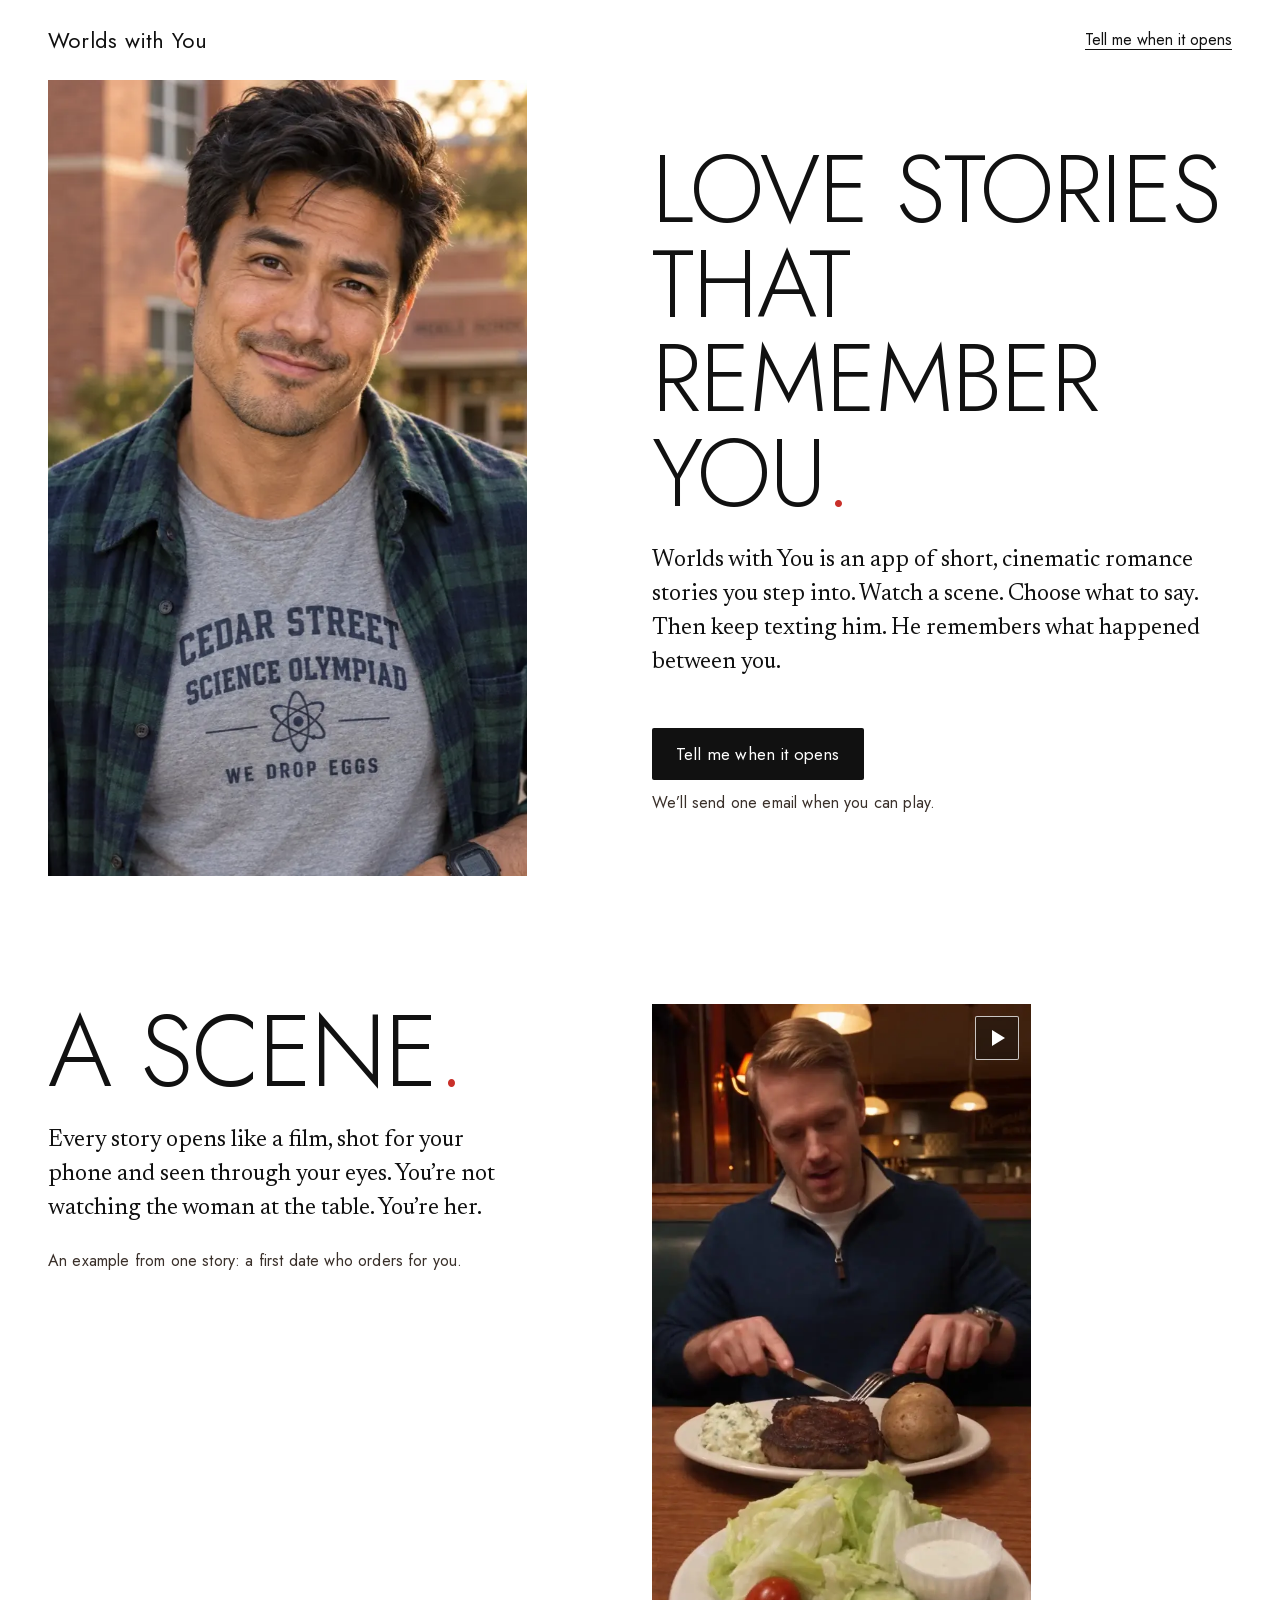
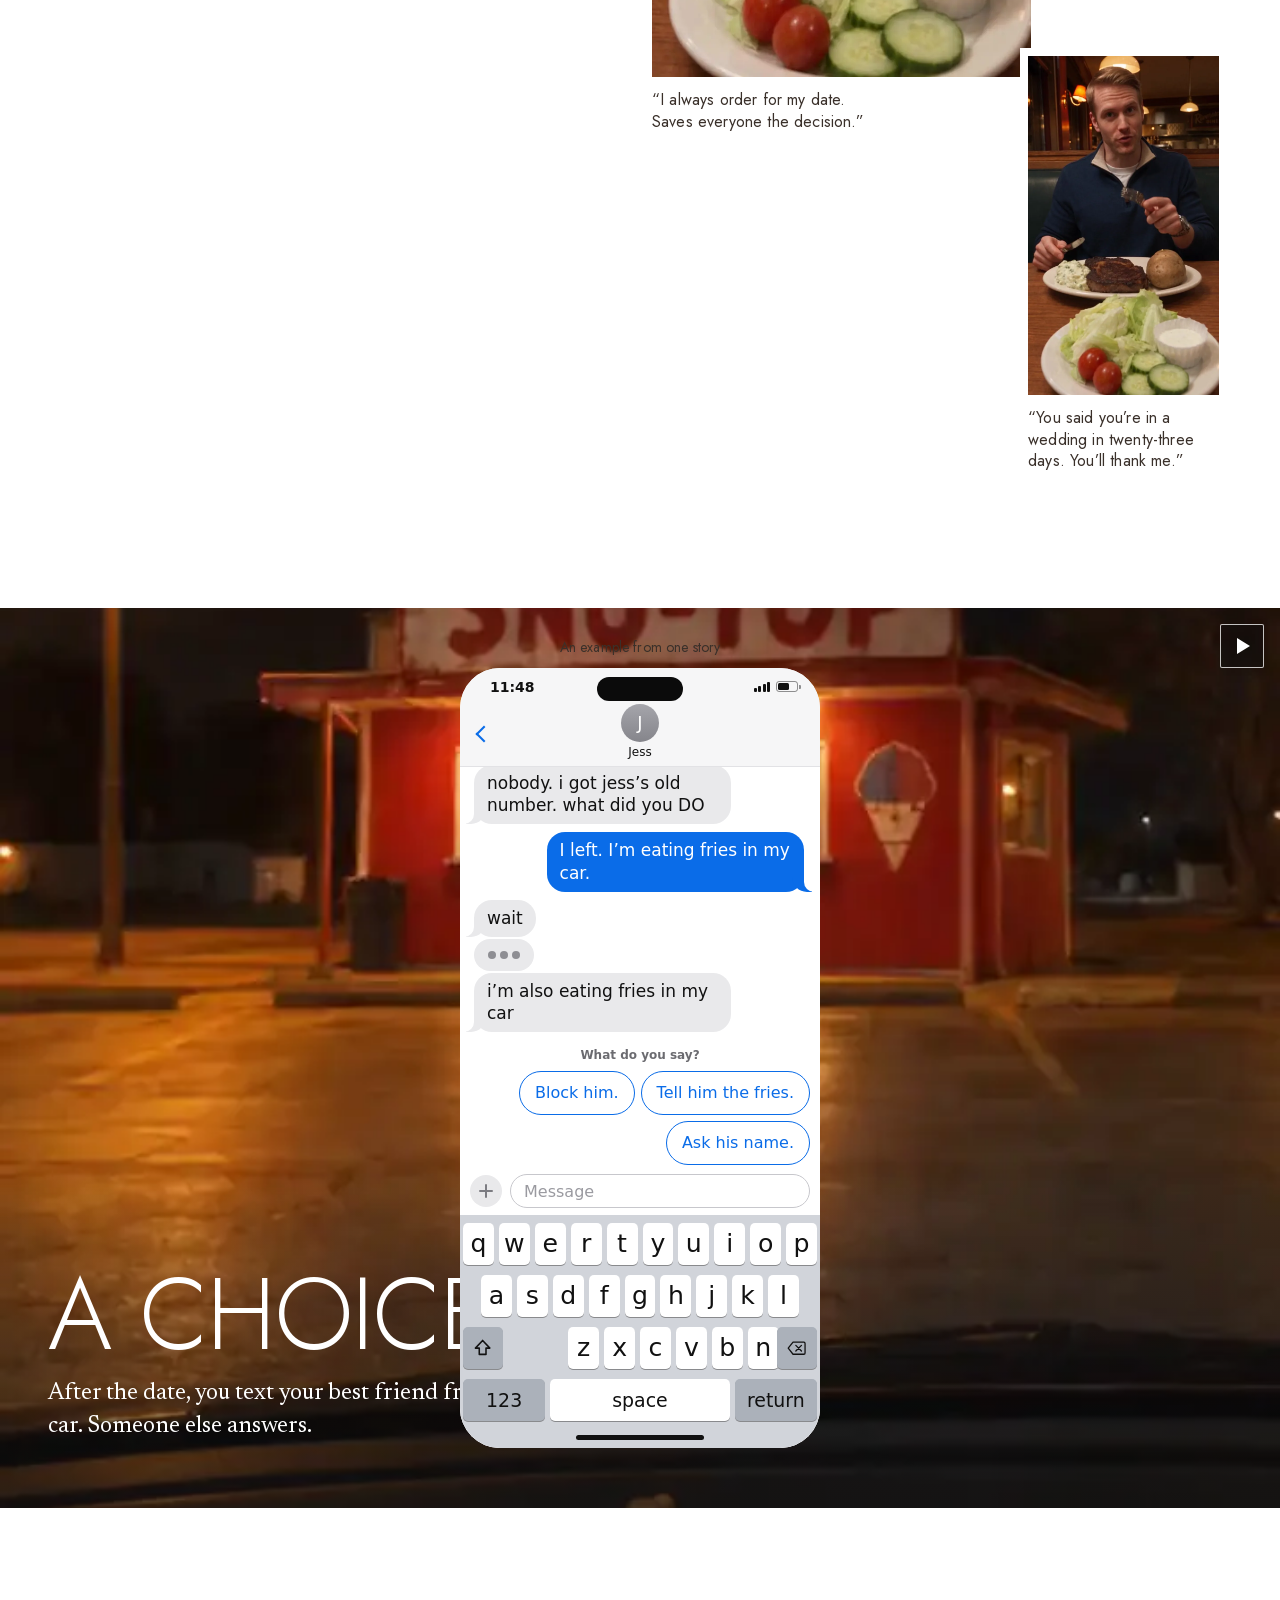
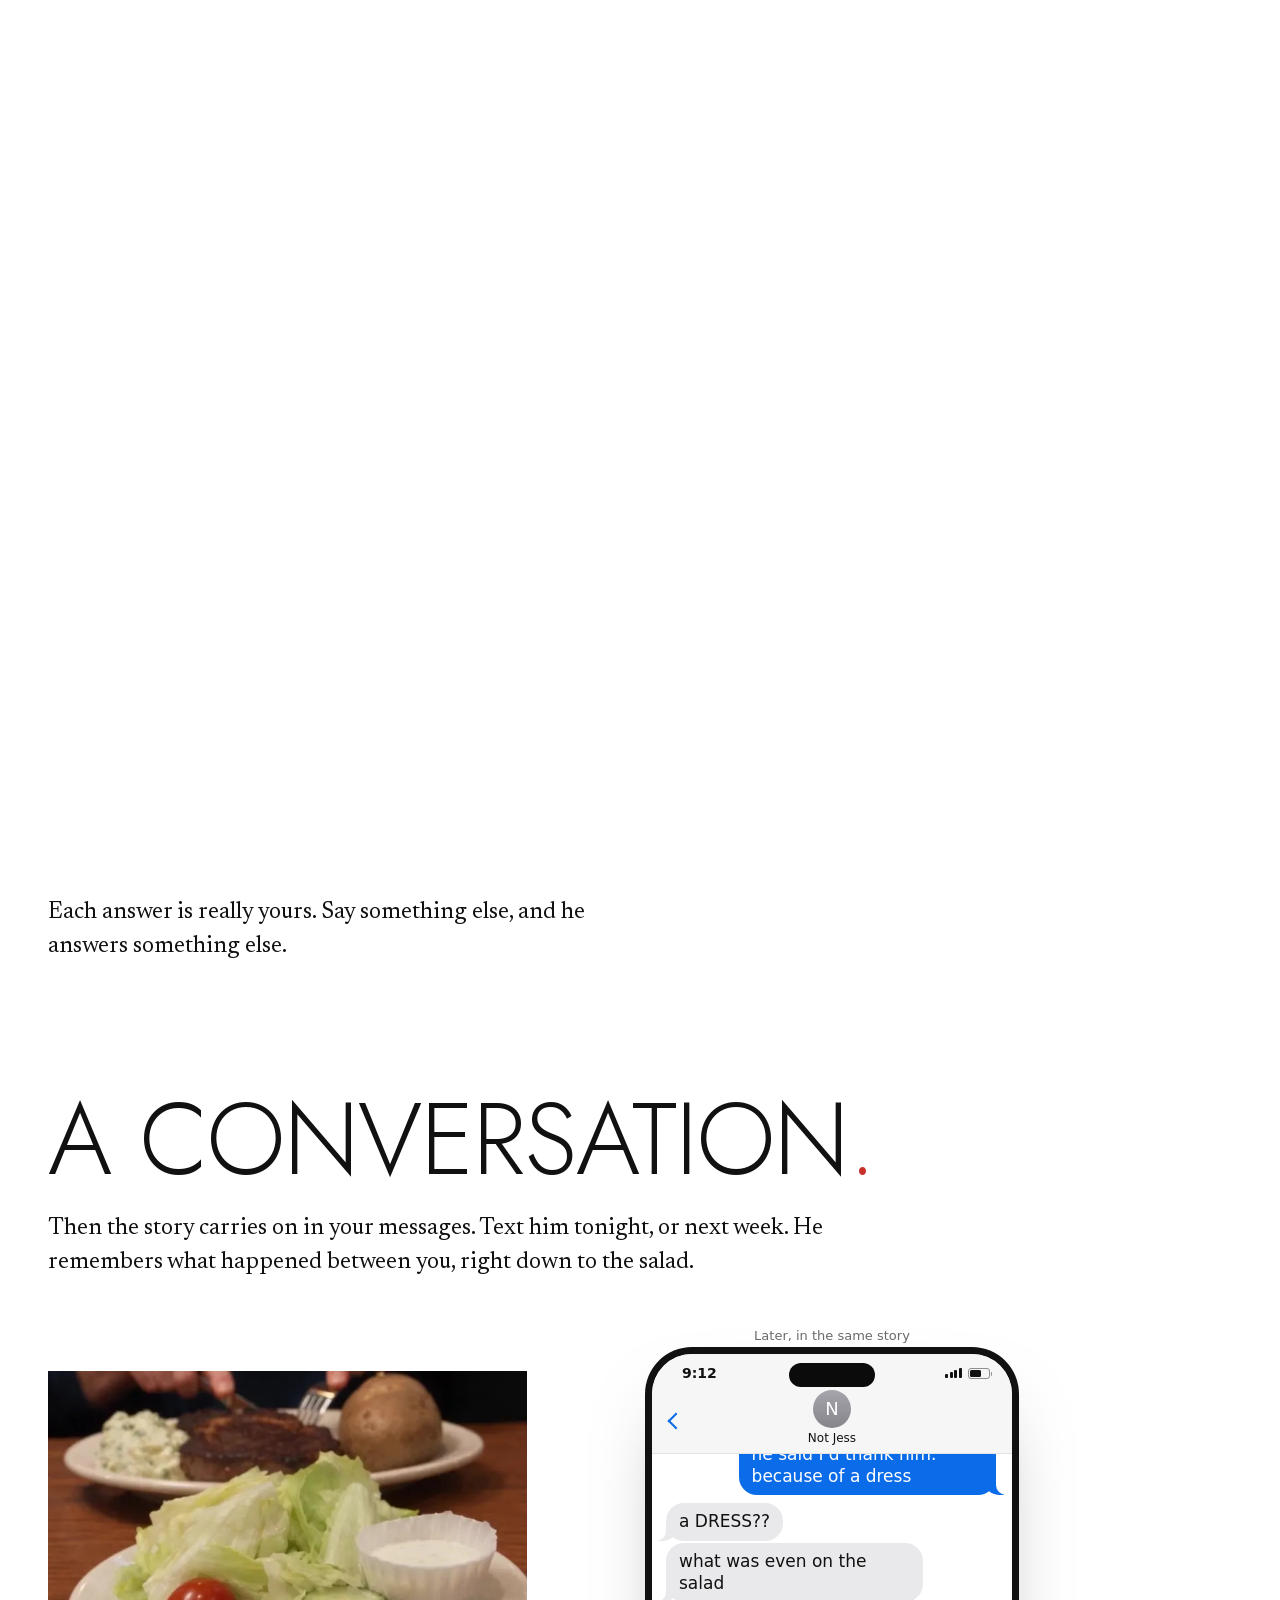
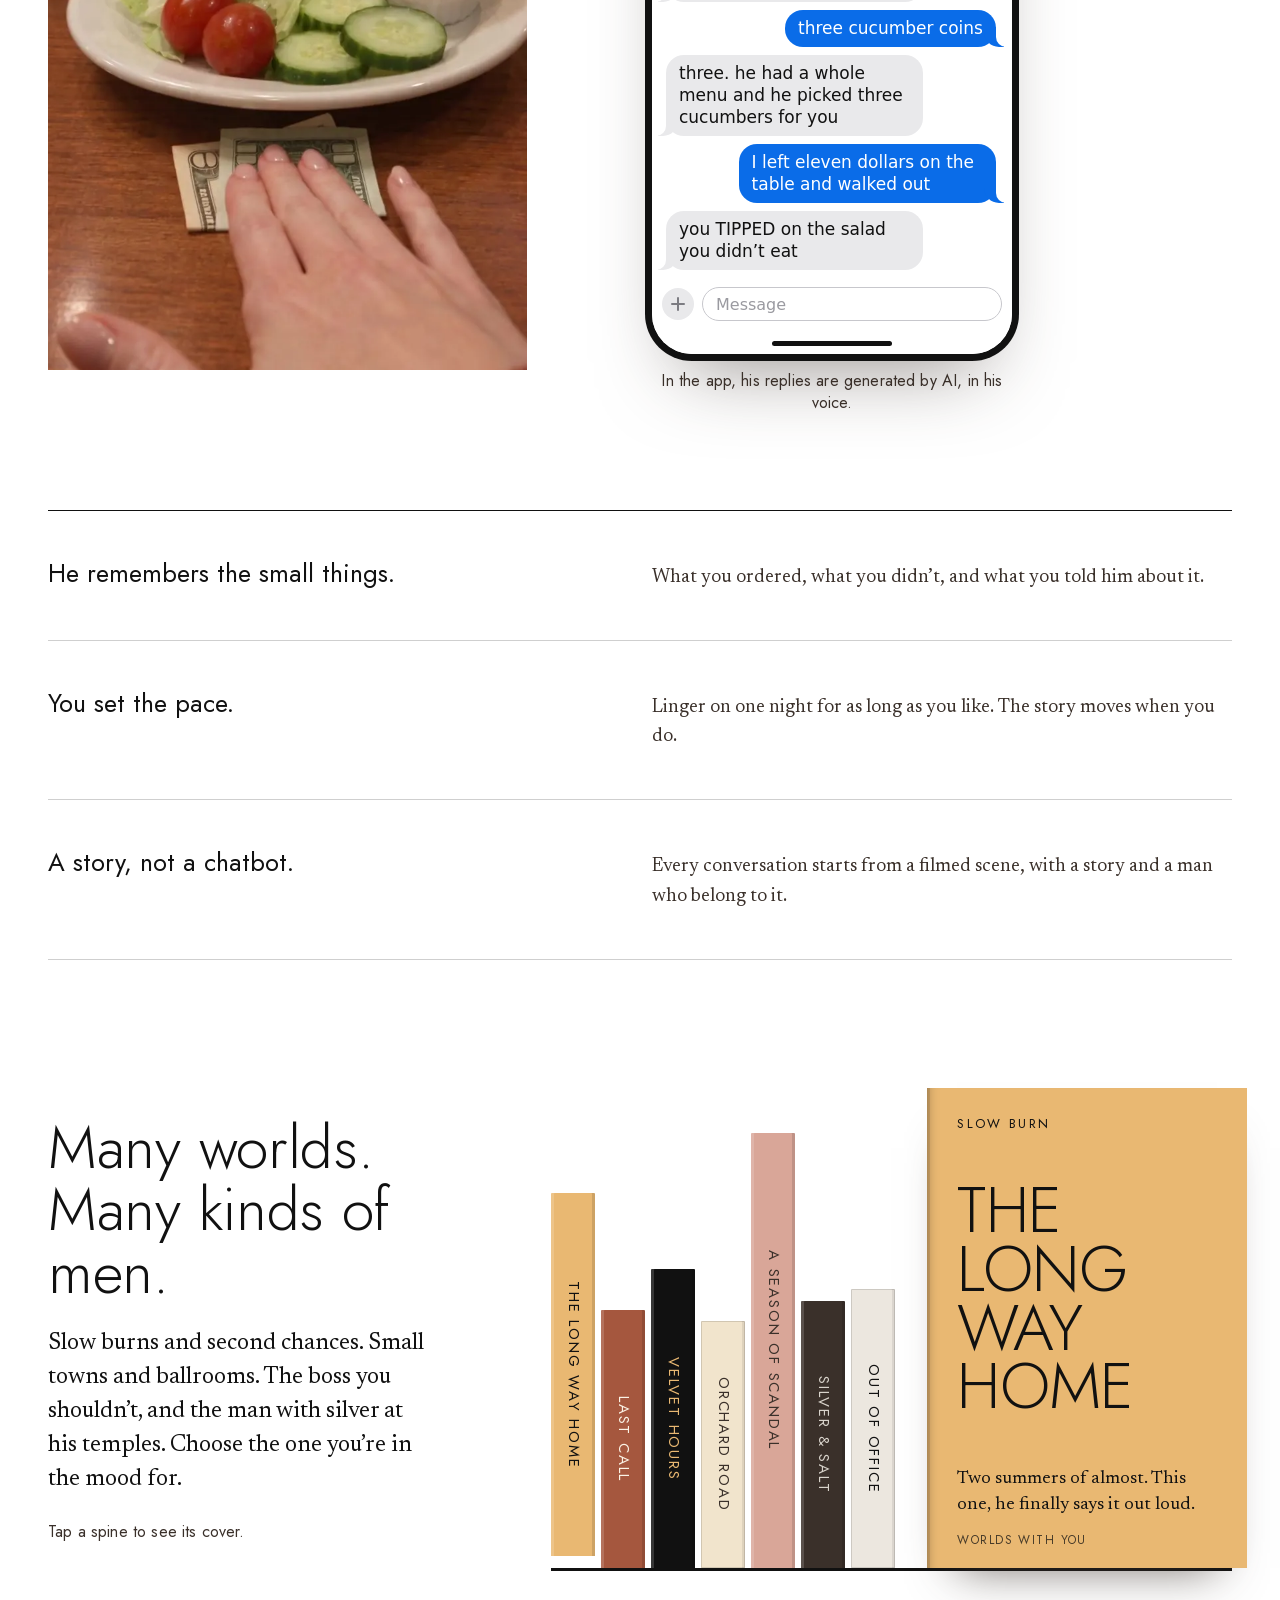
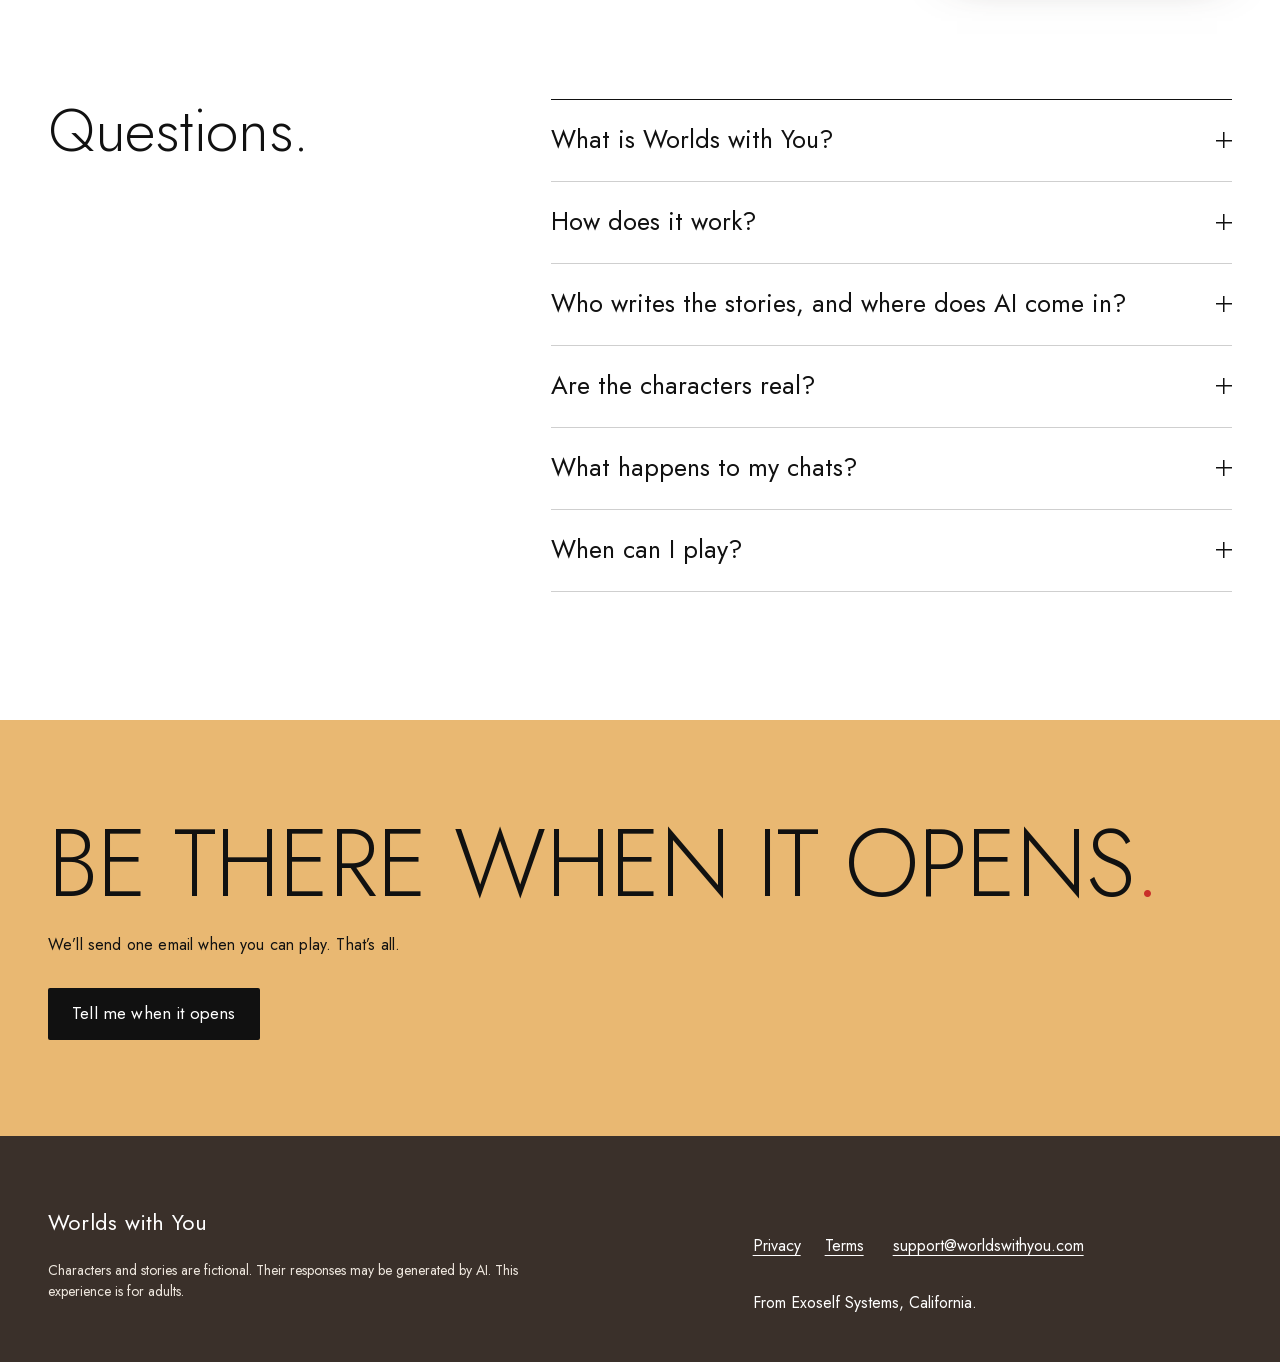
<file: public/index.html>
<!doctype html>
<html lang="en">
<head>
<meta charset="utf-8">
<meta name="viewport" content="width=device-width, initial-scale=1, viewport-fit=cover">
<title>Worlds with You — love stories that remember you</title>
<meta name="description" content="Short, cinematic romance stories you step into. Watch a scene, choose what to say, then keep texting him. He remembers what happened between you.">
<meta name="theme-color" content="#FFFFFF">
<link rel="canonical" href="https://worldswithyou.com/">
<link rel="icon" href="assets/favicon.svg" type="image/svg+xml">
<meta property="og:type" content="website">
<meta property="og:site_name" content="Worlds with You">
<meta property="og:title" content="Worlds with You — love stories that remember you">
<meta property="og:description" content="Short, cinematic romance stories you step into. Watch a scene, choose what to say, then keep texting him. He remembers what happened between you.">
<meta property="og:url" content="https://worldswithyou.com/">
<meta property="og:image" content="https://worldswithyou.com/assets/media/wes-portrait.webp">
<meta name="twitter:card" content="summary_large_image">
<script type="application/ld+json">{"@context":"https://schema.org","@type":"Organization","name":"Worlds with You","url":"https://worldswithyou.com/","email":"support@worldswithyou.com","parentOrganization":{"@type":"Organization","name":"Exoself Systems","url":"https://exoselfsystems.com/"}}</script>
<link rel="preload" href="assets/fonts/jost-var-latin.woff2" as="font" type="font/woff2" crossorigin>
<link rel="preload" href="assets/fonts/newsreader-wght-latin.woff2" as="font" type="font/woff2" crossorigin>
<style>
@font-face{font-family:"Jost";src:url(assets/fonts/jost-var-latin.woff2) format("woff2");font-weight:300 500;font-style:normal;font-display:swap;unicode-range:U+0000-00FF,U+0131,U+0152-0153,U+02BB-02BC,U+02C6,U+02DA,U+02DC,U+0304,U+0308,U+0329,U+2000-206F,U+20AC,U+2122,U+2191,U+2193,U+2212,U+2215,U+FEFF,U+FFFD}
@font-face{font-family:"Newsreader";src:url(assets/fonts/newsreader-wght-latin.woff2) format("woff2");font-weight:400 500;font-style:normal;font-display:swap;unicode-range:U+0000-00FF,U+0131,U+0152-0153,U+02BB-02BC,U+02C6,U+02DA,U+02DC,U+0304,U+0308,U+0329,U+2000-206F,U+20AC,U+2122,U+2191,U+2193,U+2212,U+2215,U+FEFF,U+FFFD}
/* metric-matched fallbacks keep the swap from shifting layout */
@font-face{font-family:"Jost fb";src:local("Helvetica Neue"),local("Arial");size-adjust:96%;ascent-override:104%;descent-override:36%}
@font-face{font-family:"Newsreader fb";src:local("Georgia"),local("Times New Roman");size-adjust:94%;ascent-override:98%;descent-override:30%}

:root{
  --paper:#FFFFFF; --ink:#111111; --shadow:#3A302A; --golden:#E9B872; --red:#C9302A;
  --imsg-blue:#0A6CE8; --imsg-grey:#E9E9EB; --imsg-meta:#6B6B70; --imsg-line:#C7C7CC;
  --display:"Jost","Jost fb",sans-serif;
  --text:"Newsreader","Newsreader fb",serif;
  --sys:-apple-system,BlinkMacSystemFont,"SF Pro Text",system-ui,sans-serif;
  --t-cover:clamp(2.5rem, 1.19rem + 5.9vw, 6.5rem);
  --t-chapter:clamp(2.5rem, 1.1rem + 6.5vw, 7rem);
  --t-h2:clamp(2.125rem, 1.43rem + 2.86vw, 4rem);
  --t-h3:clamp(1.375rem, 1.28rem + .38vw, 1.625rem);
  --t-lede:clamp(1.25rem, 1.16rem + .38vw, 1.5rem);
  --t-body:clamp(1.125rem, 1.1rem + .1vw, 1.1875rem);
  --t-label:1rem;
  --s1:4px;--s2:8px;--s3:12px;--s4:16px;--s5:24px;--s6:32px;--s7:48px;--s8:64px;--s9:96px;--s10:128px;
  --gutter:24px; --max:1320px;
  --r-button:2px; --r-bubble:18px; --r-device:40px;
  --focus:var(--ink);
}
*,*::before,*::after{box-sizing:border-box}
html{-webkit-text-size-adjust:100%;text-size-adjust:100%}
body{margin:0;background:var(--paper);color:var(--ink);font:400 var(--t-body)/1.55 var(--text);overflow-x:clip;-webkit-font-smoothing:antialiased}
img,video{display:block;max-width:100%}
::selection{background:var(--golden);color:var(--ink)}
a{color:inherit;text-decoration-line:underline;text-decoration-thickness:1px;text-underline-offset:4px}
a:hover{text-decoration-thickness:2px}
:focus-visible{outline:3px solid var(--focus);outline-offset:3px}
p{margin:0}
figure{margin:0}
.wrap{width:min(100% - 2*var(--gutter), var(--max));margin-inline:auto}
.visually-hidden{position:absolute!important;width:1px;height:1px;padding:0;margin:-1px;overflow:hidden;clip:rect(0 0 0 0);white-space:nowrap;border:0}
.skip{position:absolute;left:var(--s4);top:-60px;background:var(--ink);color:var(--paper);padding:12px 16px;font:400 1rem var(--display);z-index:10}
.skip:focus{top:var(--s3)}

/* ---------- type roles ---------- */
.cover,.chapter,.h2{font-family:var(--display);font-weight:300;margin:0;font-kerning:normal}
.cover{font-size:var(--t-cover);line-height:1;letter-spacing:-.01em;text-transform:uppercase}
.chapter{font-size:var(--t-chapter);line-height:.95;letter-spacing:-.01em;text-transform:uppercase}
.chapter .stop,.cover .stop{color:var(--red)}
.h2{font-size:var(--t-h2);line-height:1.05;letter-spacing:-.005em}
.h3{font:400 var(--t-h3)/1.2 var(--display);margin:0}
.lede{font-size:var(--t-lede);line-height:1.45}
.label{font:400 var(--t-label)/1.35 var(--display);letter-spacing:.01em;color:var(--shadow)}
.body-max{max-width:34em}

/* ---------- header ---------- */
.site-head{display:flex;align-items:center;justify-content:space-between;gap:var(--s4);height:60px}
.wordmark{font:400 1.25rem/1 var(--display);letter-spacing:.01em;text-decoration:none;display:inline-flex;align-items:center;min-height:44px}
.head-cta{font:400 var(--t-label)/1 var(--display);display:inline-flex;align-items:center;min-height:44px}

/* ---------- buttons ---------- */
.btn{display:inline-flex;align-items:center;justify-content:center;min-height:52px;padding:0 var(--s5);background:var(--ink);color:var(--paper);font:400 1.0625rem/1.2 var(--display);letter-spacing:.01em;text-decoration:none;border-radius:var(--r-button);transition:background-color .15s}
.btn:hover{background:var(--red)}
.btn:active{background:var(--shadow)}

/* ---------- frames + loops ---------- */
.frame{position:relative;margin:0;background:var(--shadow)}
.frame img,.frame video{width:100%;height:100%;object-fit:cover}
.cap{margin-top:var(--s3)}
.pp{position:absolute;top:var(--s3);right:var(--s3);width:44px;height:44px;border:1px solid rgba(255,255,255,.75);background:rgba(17,17,17,.4);border-radius:var(--r-button);cursor:pointer;display:grid;place-items:center;padding:0;z-index:2;--focus:var(--golden)}
.pp:hover{background:rgba(17,17,17,.72)}
.pp::before{content:"";width:12px;height:14px;border-inline:4px solid #fff}
.pp[data-state="paused"]::before{width:0;height:0;border-style:solid;border-width:8px 0 8px 13px;border-color:transparent transparent transparent #fff;margin-left:3px}

/* ---------- hero ---------- */
.hero{display:grid;grid-template-columns:minmax(0,1fr)}
.hero-text{display:contents}
.hero-img{grid-row:1;grid-column:1;aspect-ratio:4/5;margin-inline:calc(-1*var(--gutter))}
.hero-img img{object-position:50% 0%}
.hero-img::after{content:"";position:absolute;inset:40% 0 0 0;background:linear-gradient(to top, rgba(17,17,17,.62), rgba(17,17,17,0))}
.hero .cover{grid-row:1;grid-column:1;align-self:end;position:relative;z-index:1;color:#fff;padding-bottom:var(--s5)}
.hero .lede{grid-row:3;margin-top:var(--s6);max-width:26em}
.hero-cta{grid-row:2;padding-block:var(--s5) 0;display:grid;gap:var(--s3);justify-items:start}
.hero-cta .label{max-width:30em}

/* ---------- chapters ---------- */
.ch{padding-block:var(--s9) 0}
.ch-head p{margin-top:var(--s5)}
.scene-frames{margin-top:var(--s7)}
.scene-frames .a{width:72%}
.scene-frames .b{width:58%;margin:var(--s6) 0 0 auto}
.scene-frames .frame{aspect-ratio:9/16}
.scene-note{margin-top:var(--s5)}

/* ---------- the moment (static, complete by default) ---------- */
.moment{position:relative;margin-top:var(--s8)}
.stage{position:relative}
.film{position:relative;aspect-ratio:4/5;overflow:hidden;background:#0E0C0B}
.film video{position:absolute;inset:0;width:100%;height:100%;object-fit:cover;object-position:50% 38%}
.film-title{position:absolute;inset:auto 0 0 0;padding:var(--s9) var(--gutter) calc(var(--s8) + 40px);color:#fff;background:linear-gradient(to top, rgba(17,17,17,.7), rgba(17,17,17,0))}
.film-title p{margin-top:var(--s4);max-width:22em;font-size:var(--t-lede);line-height:1.4}
.film .pp{top:var(--s4);right:var(--s4)}
.side{display:none}
.phone-wrap{position:relative;margin:-64px auto 0;width:min(340px, 100% - 2*var(--gutter));z-index:2}
.phone-label{display:none}

.phone{position:relative;height:720px;background:#fff;border-radius:var(--r-device);box-shadow:0 0 0 7px var(--ink), 0 40px 80px -30px rgba(58,48,42,.55);overflow:hidden;display:flex;flex-direction:column;font-family:var(--sys);color:#111}
.sbar{flex:none;position:relative;display:flex;align-items:center;justify-content:space-between;height:34px;padding:4px 22px 0 30px;background:#F6F6F7;font:600 14px/1 var(--sys);color:#111}
.sbar::before{content:"";position:absolute;left:50%;top:9px;width:86px;height:24px;margin-left:-43px;border-radius:12px;background:#0B0B0B}
.sig{display:flex;align-items:center;gap:6px}
.bars{display:flex;align-items:flex-end;gap:1.5px;height:10px}
.bars i{width:3px;background:#111;border-radius:1px}
.bars i:nth-child(1){height:4px}.bars i:nth-child(2){height:6px}.bars i:nth-child(3){height:8px}.bars i:nth-child(4){height:10px}
.batt{position:relative;width:22px;height:11px;border:1px solid rgba(17,17,17,.45);border-radius:3px;padding:1px}
.batt::before{content:"";display:block;width:62%;height:100%;background:#111;border-radius:1.5px}
.batt::after{content:"";position:absolute;right:-3.5px;top:3px;width:1.5px;height:4px;background:rgba(17,17,17,.45);border-radius:0 1px 1px 0}
.ph-head{flex:none;display:flex;align-items:center;justify-content:center;position:relative;padding:2px 16px 7px;background:#F6F6F7;border-bottom:1px solid #E2E2E5}
.ph-back{position:absolute;left:18px;top:50%;width:12px;height:12px;border-left:2.5px solid var(--imsg-blue);border-bottom:2.5px solid var(--imsg-blue);transform:translateY(-50%) rotate(45deg)}
.who{display:grid;justify-items:center;gap:3px}
.av{width:38px;height:38px;border-radius:50%;background:linear-gradient(#A5A5AB,#85858B);color:#fff;display:grid;place-items:center;font:500 18px/1 var(--sys)}
.nm{font:400 12px/1.2 var(--sys);color:#111}
.nm span,.av span{display:none}
.nm .n0,.av .n0{display:inline}
.phone:has(#say-fries:checked) :is(.nm,.av) .n0,
.phone:has(#say-name:checked) :is(.nm,.av) .n0{display:none}
.phone:has(#say-fries:checked) :is(.nm,.av) .n1{display:inline}
.phone:has(#say-name:checked) :is(.nm,.av) .n2{display:inline}

.say{flex:1;min-height:0;display:flex;flex-direction:column;margin:0}
.thread{flex:1;display:flex;flex-direction:column;padding:12px 0 10px;overflow-y:auto;overscroll-behavior:contain;min-height:0;scrollbar-width:none}
.thread::-webkit-scrollbar{display:none}
.thread > :first-child{margin-top:auto}
.thread:focus-visible{outline:3px solid var(--imsg-blue);outline-offset:-3px}
.row{flex:none;display:flex;padding-inline:14px 16px;overflow:hidden}
.row.me{justify-content:flex-end}
.row + .row{margin-top:2px}
.row.g{margin-top:8px}
.b{position:relative;max-width:78%;padding:7px 13px 8px;border-radius:var(--r-bubble);font:400 17px/1.3 var(--sys);overflow-wrap:break-word}
.me .b{background:var(--imsg-blue);color:#fff}
.him .b{background:var(--imsg-grey);color:#111}
.tail .b::before,.tail .b::after{content:"";position:absolute;bottom:0;height:20px}
.me.tail .b::before{right:-8px;width:20px;background:var(--imsg-blue);border-bottom-left-radius:15px}
.me.tail .b::after{right:-10px;width:10px;background:#fff;border-bottom-left-radius:10px}
.him.tail .b::before{left:-8px;width:20px;background:var(--imsg-grey);border-bottom-right-radius:15px}
.him.tail .b::after{left:-10px;width:10px;background:#fff;border-bottom-right-radius:10px}
.status{justify-content:flex-end;font:400 11px/1.3 var(--sys);color:var(--imsg-meta);padding-top:3px}
.sys-line{justify-content:center;font:400 13px/1.3 var(--sys);color:var(--imsg-meta);padding-top:10px;text-align:center}
.typing .b{display:flex;gap:4px;padding:12px 14px}
.typing .b i{width:8px;height:8px;border-radius:50%;background:#8E8E93}
.typing,.thread > .status,.out .status{display:none}

/* composer: choices, input field, keyboard (all inside the phone) */
.composer{flex:none;background:#fff}
.sheet{padding:6px 10px 2px}
.sheet fieldset{border:0;margin:0;padding:0;display:flex;flex-wrap:wrap;justify-content:flex-end;gap:6px}
.sheet legend{float:left;width:100%;text-align:center;font:600 12px/1.25 var(--sys);color:var(--imsg-meta);padding:0 0 2px}
.opt{position:relative;display:inline-flex;align-items:center;justify-content:center;min-height:44px;padding:0 15px;border:1.5px solid var(--imsg-blue);border-radius:22px;font:400 16px/1.2 var(--sys);color:var(--imsg-blue);cursor:pointer;background:#fff;transition:background-color .12s;white-space:nowrap}
.opt:hover{background:#F2F2F4}
.opt:active{background:#E6E6EA}
.opt input{position:absolute;opacity:0;width:1px;height:1px;margin:0}
.opt:has(input:focus-visible){outline:3px solid var(--imsg-blue);outline-offset:2px}
.out{display:none}
.again{display:none;margin:0 0 0 auto;min-height:44px;padding:0 18px;background:#fff;border:1.5px solid var(--imsg-blue);border-radius:22px;font:400 16px/1 var(--sys);color:var(--imsg-blue);cursor:pointer}
.again:hover{background:#F2F2F4}
.again:focus-visible{outline:3px solid var(--imsg-blue);outline-offset:2px}
.say:has(input:checked) fieldset{display:none}
.say:has(input:checked) .again{display:block}
.say:has(#say-block:checked) .out-block,
.say:has(#say-fries:checked) .out-fries,
.say:has(#say-name:checked) .out-name{display:block}
.out .typing{display:flex}

.inbar{display:flex;align-items:flex-end;gap:8px;padding:7px 10px 7px}
.plus{flex:none;position:relative;width:32px;height:32px;margin-bottom:1px;border-radius:50%;background:#E9E9EB}
.plus::before,.plus::after{content:"";position:absolute;left:50%;top:50%;width:14px;height:2px;margin:-1px 0 0 -7px;background:#7C7C82;border-radius:1px}
.plus::after{transform:rotate(90deg)}
.field{flex:1;position:relative;min-height:34px;padding:7px 38px 7px 13px;border:1px solid var(--imsg-line);border-radius:17px;font:400 16px/1.25 var(--sys);color:#111}
.ph-t{position:absolute;left:13px;top:7px;color:#9A9AA0}
.ft{display:none;overflow:hidden}
.send{position:absolute;right:3px;bottom:3px;width:28px;height:28px;border-radius:50%;background:var(--imsg-blue);opacity:0}
.send::before{content:"";position:absolute;left:50%;top:8px;width:8px;height:8px;margin-left:-5px;border-left:2.5px solid #fff;border-top:2.5px solid #fff;transform:rotate(45deg)}
.send::after{content:"";position:absolute;left:50%;top:9px;width:2.5px;height:12px;margin-left:-1.25px;background:#fff;border-radius:1px}

.kb{padding:8px 3px 0;background:#D1D4DA;display:grid;row-gap:10px;container-type:inline-size;user-select:none;-webkit-user-select:none}
.kr{--kw:calc((100cqi - 45px) / 10);--kh:min(calc(var(--kw) * 1.36), 5svh);display:flex;gap:5px;justify-content:center}
.kr > span,.kr .grp > span{flex:0 0 var(--kw);height:var(--kh);display:grid;place-items:center;background:#fff;border-radius:5px;box-shadow:0 1px 0 #898A8D;font:400 calc(var(--kh) * .6)/1 var(--sys);color:#111}
.kr .fn{flex-basis:calc(var(--kw) * 1.3);background:#ABB1BA}
.kr .fn svg{width:48%;height:auto}
.r3{justify-content:space-between}
.grp{display:flex;gap:5px}
.kr .wide{flex-basis:calc(var(--kw) * 2.5 + 5px);font-size:calc(var(--kh) * .45)}
.kr .space{flex:1 1 auto;font-size:calc(var(--kh) * .45)}
.home{display:block;width:36%;height:5px;margin:4px auto 8px;border-radius:3px;background:#111}

@media (prefers-reduced-motion: no-preference){
  .say:has(#say-block:checked) .ft-block,
  .say:has(#say-fries:checked) .ft-fries,
  .say:has(#say-name:checked) .ft-name{display:block;animation:fill .75s both}
  .say:has(input:checked) .ph-t{animation:ph-away .75s both}
  .say:has(input:checked) .send{animation:send-btn .75s both}
  .out .row.me{animation:send .26s .75s cubic-bezier(.2,.8,.2,1) both}
  .out .status{display:flex;animation:delivered 1.35s .75s linear both}
  .out .typing{animation:typing 1.1s 1.1s linear both}
  .out .typing i{animation:dot 1s infinite ease-in-out}
  .out .typing i:nth-child(2){animation-delay:.15s}
  .out .typing i:nth-child(3){animation-delay:.3s}
  .out .row.him,.out .sys-line{animation:arrive .28s 2.2s cubic-bezier(.2,.8,.2,1) both}
  .out .sys-line{animation-delay:2.65s}
  .out .row.typing{animation:typing 1.1s 1.1s linear both}
}
@media (prefers-reduced-motion: reduce){ .out .typing{display:none} }
@keyframes fill{0%{opacity:0;max-height:0}4%,96%{opacity:1;max-height:6em}100%{opacity:0;max-height:0}}
@keyframes ph-away{0%,99%{opacity:0}100%{opacity:1}}
@keyframes send-btn{0%{opacity:0}4%,96%{opacity:1}100%{opacity:0}}
@keyframes send{from{opacity:0;max-height:0;transform:translateY(10px) scale(.96)}to{opacity:1;max-height:14em}}
@keyframes arrive{from{opacity:0;max-height:0;transform:translateY(8px)}to{opacity:1;max-height:14em}}
@keyframes typing{0%{max-height:0;opacity:0}12%{max-height:4em;opacity:1}88%{max-height:4em;opacity:1}100%{max-height:0;opacity:0;margin:0}}
@keyframes delivered{0%{max-height:0;opacity:0;padding:0}8%,85%{max-height:2em;opacity:1;padding-top:3px}100%{max-height:0;opacity:0;padding:0}}
@keyframes dot{0%,60%,100%{opacity:.35;transform:none}30%{opacity:1;transform:translateY(-2px)}}

.after-moment{padding-top:var(--s7)}
.after-moment .body-max{margin-top:var(--s4)}

/* ---------- conversation ---------- */
.memory{display:grid;gap:var(--s6);margin-top:var(--s7)}
.memory .frame{aspect-ratio:4/5}
.memory .frame img{object-position:50% 62%}
.mem-phone{max-width:340px;width:100%;justify-self:center}
.mem-phone .phone{height:600px}
.mem-phone .composer{padding-bottom:26px;position:relative}
.mem-home{position:absolute;left:50%;bottom:8px;width:120px;height:5px;margin-left:-60px;border-radius:3px;background:#111}
.mem-phone .thread{overflow:hidden;justify-content:flex-end}
.mem-phone .thread > :first-child{margin-top:0}
.mem-note{margin-top:16px;text-align:center}
.mem-phone .when{text-align:center;font:400 13px/1.3 var(--sys);color:var(--imsg-meta);margin-bottom:10px}

.diff{margin-top:var(--s9);display:grid;gap:0;border-top:1px solid var(--ink)}
.diff > div{padding:var(--s7) 0;border-bottom:1px solid rgba(17,17,17,.2)}
.diff p{margin-top:var(--s4);color:var(--shadow);max-width:34em}

/* ---------- range: the shelf ---------- */
.range{padding-top:var(--s10)}
.range .body-max{margin-top:var(--s5)}
.shelf-hint{margin-top:var(--s5)}
.bookcase{margin-top:var(--s7);display:grid;grid-template-areas:"stage" "shelf";row-gap:var(--s6)}
.cover-stage{grid-area:stage;display:grid;justify-items:center;align-items:end}
.book{grid-area:1/1;width:min(264px, 70vw);aspect-ratio:2/3;display:flex;flex-direction:column;padding:22px 20px 18px 24px;background:var(--bg);color:var(--fg);
  box-shadow:inset 5px 0 0 -2px rgba(0,0,0,.1), inset 12px 0 12px -12px rgba(0,0,0,.35), 0 30px 44px -30px rgba(58,48,42,.7)}
.book[hidden]{display:none}
.book .genre{font:400 .8125rem/1.2 var(--display);letter-spacing:.18em;text-transform:uppercase}
.book .title{margin:auto 0;font-weight:300}
.book .title span,.book .title small,.book .title b{display:block}
.book .premise{font:400 1.125rem/1.45 var(--text)}
.book .mark{margin-top:var(--s4);font:400 .75rem/1 var(--display);letter-spacing:.12em;text-transform:uppercase;opacity:.75}
/* seven colours and letterings, all inside the palette's family */
.bk-slow{--bg:var(--golden);--fg:var(--ink)}
.bk-second{--bg:#A5573E;--fg:#FBF3E6}
.bk-dark{--bg:var(--ink);--fg:var(--golden)}
.bk-town{--bg:#F1E4CC;--fg:var(--shadow)}
.bk-regency{--bg:#D9A698;--fg:var(--shadow)}
.bk-silver{--bg:var(--shadow);--fg:#D8D3CB}
.bk-work{--bg:#ECE7DF;--fg:var(--ink)}
.bk-slow .title{font:300 3.25rem/.92 var(--display);text-transform:uppercase;letter-spacing:-.01em}
.bk-second .title{font:400 2.5rem/1.02 var(--text);letter-spacing:-.01em;border-top:1px solid currentColor;padding-top:var(--s4)}
.bk-dark .title{font:300 1.75rem/1.5 var(--display);text-transform:uppercase;letter-spacing:.34em;text-align:center;border-block:1px solid currentColor;padding-block:var(--s4)}
.bk-dark .genre,.bk-dark .premise,.bk-dark .mark{text-align:center}
.bk-town .title{font:500 2.625rem/1 var(--text);text-align:center}
.bk-town .title small{font:400 .8125rem/1 var(--display);letter-spacing:.24em;text-transform:uppercase;margin-bottom:var(--s3)}
.bk-regency .title{font:400 2.375rem/1.05 var(--text);text-align:center}
.bk-regency .title small{font:400 1.125rem/1.6 var(--text)}
.bk-regency .genre,.bk-regency .premise,.bk-regency .mark{text-align:center}
.bk-silver .title{font:300 2.875rem/.95 var(--display);text-transform:uppercase;letter-spacing:.02em}
.bk-silver .title b{font:400 4rem/.9 var(--text);color:var(--golden);margin:.02em 0 .04em}
.bk-work .title{font:500 2.75rem/.92 var(--display);text-transform:uppercase;letter-spacing:-.02em;border-bottom:3px solid currentColor;padding-bottom:var(--s3)}

.shelf{grid-area:shelf;display:flex;align-items:flex-end;justify-content:center;gap:4px;padding-top:var(--s3);border-bottom:3px solid var(--ink)}
.spine{flex:0 1 46px;min-width:44px;height:var(--h);margin:0;padding:14px 0;border:0;border-radius:1px 1px 0 0;background:var(--bg);color:var(--fg);cursor:pointer;
  display:flex;align-items:center;justify-content:center;font:400 .875rem/1 var(--display);letter-spacing:.12em;text-transform:uppercase;
  box-shadow:inset 3px 0 0 rgba(255,255,255,.16), inset -3px 0 0 rgba(0,0,0,.12);transition:transform .18s ease-out}
.spine.bk-work,.spine.bk-town{box-shadow:inset 0 0 0 1px rgba(17,17,17,.14), inset -3px 0 0 rgba(0,0,0,.08)}
.spine span{writing-mode:vertical-rl;max-height:calc(var(--h) - 28px);overflow:hidden;white-space:nowrap}
.spine:hover{transform:translateY(-4px)}
.spine[aria-pressed="true"]{transform:translateY(-12px)}
.spine:focus-visible{outline:3px solid var(--ink);outline-offset:3px}

/* ---------- faq ---------- */
.faq{padding-top:var(--s10)}
.faq-list{margin-top:var(--s6);border-top:1px solid var(--ink)}
.faq details{border-bottom:1px solid rgba(17,17,17,.2)}
.faq summary{list-style:none;display:flex;justify-content:space-between;align-items:center;gap:var(--s5);min-height:72px;padding:var(--s5) 0;font:400 var(--t-h3)/1.3 var(--display);cursor:pointer}
.faq summary::-webkit-details-marker{display:none}
.faq summary::after{content:"";flex:none;width:16px;height:16px;background:linear-gradient(var(--ink),var(--ink)) center/16px 1.5px no-repeat, linear-gradient(var(--ink),var(--ink)) center/1.5px 16px no-repeat}
.faq details[open] summary::after{background:linear-gradient(var(--ink),var(--ink)) center/16px 1.5px no-repeat}
@media (hover:hover){.faq summary:hover{text-decoration:underline;text-decoration-thickness:1px;text-underline-offset:5px}}
.faq .ans{padding:0 0 var(--s7);max-width:36em}
.faq .ans p{line-height:1.6}

/* ---------- cta ---------- */
.cta{margin-top:var(--s10);background:var(--golden);padding-block:var(--s9)}
.cta-note{margin-top:var(--s5);color:var(--ink)}
.cta .btn{margin-top:var(--s6)}
.cta :focus-visible{--focus:var(--ink)}

/* ---------- footer ---------- */
.foot{background:var(--shadow);color:#fff;padding-block:var(--s8) var(--s7);--focus:var(--golden)}
.foot .wordmark{font-size:1.375rem}
.foot p{margin-top:var(--s4);max-width:36em}
.foot .disclose{font:400 .875rem/1.55 var(--display);color:#EDE6DD}
.foot nav{margin-top:var(--s5);display:flex;flex-wrap:wrap;column-gap:var(--s5)}
.foot nav a{display:inline-flex;align-items:center;min-height:44px;min-width:44px;font:400 1rem var(--display)}
.foot small{display:block;margin-top:var(--s5);font:400 var(--t-label)/1.4 var(--display);color:#fff}

/* ---------- ≥ 900px ---------- */
@media (min-width:900px){
  :root{--gutter:48px}
  .site-head{height:80px}
  .wordmark{font-size:1.375rem}
  .hero{display:grid;grid-template-columns:repeat(12,1fr);column-gap:var(--s5);align-items:stretch;padding-top:0}
  .hero-img{grid-column:1 / span 5;grid-row:1;margin:0;aspect-ratio:auto;height:min(calc(100svh - 104px), 860px);min-height:560px}
  .hero-img::after{display:none}
  .hero-img img{object-position:50% 20%}
  .hero-text{display:block;grid-column:7 / span 6;grid-row:1;align-self:center}
  .hero .cover{color:var(--ink);padding:0}
  .hero .lede{margin-top:var(--s5)}
  .hero-cta{padding-top:var(--s7)}
  .ch{padding-top:var(--s10)}
  .scene{display:grid;grid-template-columns:repeat(12,1fr);column-gap:var(--s5);align-items:start}
  .scene .ch-head{grid-column:1 / span 5;position:sticky;top:var(--s8)}
  .scene-frames{grid-column:7 / span 6;margin-top:0;display:grid;grid-template-columns:repeat(6,1fr);column-gap:var(--s5)}
  .scene-frames .a{grid-column:1 / span 4;width:auto}
  .scene-frames .b{grid-column:4 / span 3;width:auto;margin-top:-30%;position:relative}
  .scene-frames .b .frame{box-shadow:0 0 0 8px var(--paper)}
  .scene-frames .a .cap{max-width:58%}
  .moment{margin-top:var(--s10)}
  .film{aspect-ratio:auto;height:min(92svh, 860px)}
  .film-title{padding-inline:max(var(--gutter), (100% - var(--max))/2)}
  .phone-wrap{margin:-240px 0 0 auto;right:max(var(--gutter), (100% - var(--max))/2);width:360px}
  .phone{height:780px}
  .after-moment{display:grid;grid-template-columns:repeat(12,1fr);column-gap:var(--s5)}
  .after-moment > *{grid-column:1 / span 6}
  .memory{grid-template-columns:repeat(12,1fr);column-gap:var(--s5);align-items:center}
  .memory .frame{grid-column:1 / span 5}
  .mem-phone{grid-column:7 / span 5;justify-self:start;max-width:360px}
  .diff > div{display:grid;grid-template-columns:repeat(12,1fr);column-gap:var(--s5);align-items:baseline}
  .diff h3{grid-column:1 / span 5}
  .diff p{grid-column:7 / span 6;margin-top:0}
  .range-grid{display:grid;grid-template-columns:repeat(12,1fr);column-gap:var(--s5);align-items:end}
  .range-grid > .range-copy{grid-column:1 / span 4;align-self:center}
  .range-grid > .bookcase{grid-column:6 / span 7}
  .bookcase{margin-top:0;grid-template-areas:"shelf stage";grid-template-columns:auto auto;justify-content:start;column-gap:var(--s6);row-gap:0;border-bottom:3px solid var(--ink)}
  .shelf{border-bottom:0;gap:6px;justify-content:start}
  .spine{flex-basis:50px;height:calc(var(--h) * 1.45);font-size:.9375rem}
  .spine span{max-height:calc(var(--h) * 1.45 - 28px)}
  .book{width:320px;padding:28px 26px 22px 30px}
  .bk-slow .title{font-size:4rem}.bk-second .title{font-size:3rem}.bk-dark .title{font-size:2.125rem}
  .bk-town .title{font-size:3.25rem}.bk-regency .title{font-size:2.875rem}.bk-silver .title{font-size:3.5rem}
  .bk-silver .title b{font-size:5rem}.bk-work .title{font-size:3.375rem}
  .faq-grid{display:grid;grid-template-columns:repeat(12,1fr);column-gap:var(--s5)}
  .faq-grid > h2{grid-column:1 / span 4}
  .faq-grid > .faq-list{grid-column:6 / span 7;margin-top:0}
  .foot-grid{display:grid;grid-template-columns:repeat(12,1fr);column-gap:var(--s5)}
  .foot-grid > :first-child{grid-column:1 / span 6}
  .foot-grid > :last-child{grid-column:8 / span 5}
}

/* ---------- THE ONE MOMENT: scroll-driven iris into the phone ---------- */
@supports (animation-timeline: view()){
@media (prefers-reduced-motion: no-preference){
  .moment{height:560svh;view-timeline:--moment block}
  .stage{position:sticky;top:0;height:100svh;overflow:hidden;
    --pw:min(304px, 100% - 64px); --ph:min(700px, 100svh - 72px); --iris:min(78vw, 56svh, 440px)}
  .film{position:absolute;inset:0;height:auto;aspect-ratio:auto;isolation:isolate}
  /* the iris is a paper-coloured overlay with a hole, not a clip-path: WebKit sometimes clips
     a composited video to the clip-path's bounding box, which flickers to a rectangle */
  .film::after{content:"";position:absolute;left:50%;top:50%;z-index:3;width:100%;height:100%;
    transform:translate(-50%,-50%);box-shadow:0 0 0 100vmax var(--paper);pointer-events:none;
    animation:iris linear both;animation-timeline:--moment;animation-range:contain 5% contain 30%}
  .film-title,.film .pp{animation:fade-out linear both;animation-timeline:--moment;animation-range:contain 3% contain 13%}
  .moment .phone-wrap{position:absolute;inset:0;margin:0;width:auto;display:grid;place-items:center}
  .moment .phone{width:var(--pw);height:var(--ph);box-shadow:0 0 0 0 var(--ink);
    animation:phone-in linear both;animation-timeline:--moment;animation-range:contain 27% contain 32%}
  .moment .phone-label{display:block;position:absolute;left:0;right:0;text-align:center;color:var(--shadow);
    animation:fade-in linear both;animation-timeline:--moment;animation-range:contain 28% contain 34%}
  .moment .phone-label.top{top:calc(50% - var(--ph)/2 - 30px);font-size:.875rem}
  .moment .thread{overflow:hidden;justify-content:flex-end}
  .moment .thread > :first-child{margin-top:0}
  /* the chosen reply is part of the history: it retracts on the way back up, just before the choices */
  .moment .outs{flex:none;overflow:hidden;animation:outs-in linear both;animation-timeline:--moment;
    animation-range:contain 83% contain 85%}
  @keyframes outs-in{from{max-height:0;opacity:0}to{max-height:40em;opacity:1}}
  .moment .ph-head{animation:fade-in linear both;animation-timeline:--moment;animation-range:contain 30% contain 33%}
  .moment .thread > .row{animation:arrive linear both;animation-timeline:--moment;
    animation-range:contain var(--at) contain calc(var(--at) + 2.5%)}
  .moment .thread > .typing{display:flex;animation:typing linear both;animation-timeline:--moment;
    animation-range:contain var(--at) contain calc(var(--at) + 5%)}
  .moment .thread > .typing i{animation:dot 1s infinite ease-in-out}
  .moment .thread > .typing i:nth-child(2){animation-delay:.15s}
  .moment .thread > .typing i:nth-child(3){animation-delay:.3s}
  .moment .thread > .status{display:flex;animation:status-blip linear both;animation-timeline:--moment;
    animation-range:contain var(--at) contain calc(var(--at) + 6%)}
  .moment .sheet{animation:say-in linear both;animation-timeline:--moment;animation-range:contain 85% contain 91%}
  @keyframes say-in{from{max-height:0;opacity:0;overflow:hidden}to{max-height:60em;opacity:1;overflow:visible}}
  @keyframes iris{
    0%{width:100%;height:100%;border-radius:0}
    48%{width:var(--iris);height:var(--iris);border-radius:calc(var(--iris)/2)}
    100%{width:var(--pw);height:var(--ph);border-radius:var(--r-device)}
  }
  @keyframes fade-out{to{opacity:0;visibility:hidden}}
  @keyframes fade-in{from{opacity:0}to{opacity:1}}
  @keyframes film-dim{to{opacity:.0}}
  @keyframes phone-in{from{opacity:0;box-shadow:0 0 0 0 var(--ink), 0 40px 80px -30px rgba(58,48,42,0)}
    to{opacity:1;box-shadow:0 0 0 7px var(--ink), 0 40px 80px -30px rgba(58,48,42,.55)}}
  @keyframes status-blip{0%{max-height:0;opacity:0}15%,70%{max-height:2em;opacity:1}100%{max-height:0;opacity:0;padding:0}}
  @media (min-width:900px){
    .stage{--pw:360px; --ph:min(780px, 100svh - 96px); --iris:min(62svh, 560px)}
    .film-title{padding-bottom:var(--s8)}
    .side{display:block;position:absolute;top:50%;transform:translateY(-50%);
      animation:fade-in linear both;animation-timeline:--moment;animation-range:contain 27% contain 35%}
    .side-l{left:max(var(--gutter), (100% - var(--max))/2);width:calc(50% - 180px - 2*var(--gutter) - max(0px, (100% - var(--max))/2))}
    .side-l p{margin-top:var(--s5);max-width:20em}
    .side-r{right:max(var(--gutter), (100% - var(--max))/2);width:calc(50% - 180px - 3*var(--gutter) - max(0px, (100% - var(--max))/2));}
    .side-r p + p{margin-top:var(--s4)}
    .phone-label{display:none}
  }
}}
</style>
</head>
<body>
<a class="skip" href="#main">Skip to content</a>

<header class="wrap site-head">
  <a class="wordmark" href="./" aria-label="Worlds with You, home">Worlds with You</a>
  <a class="head-cta" href="mailto:support@worldswithyou.com?subject=Tell%20me%20when%20Worlds%20with%20You%20opens">Tell me when it opens</a>
</header>

<main id="main">

<!-- HERO: the feeling -->
<section class="wrap hero" aria-labelledby="h-cover">
  <div class="hero-text">
    <h1 class="cover" id="h-cover">Love stories that remember you<span class="stop">.</span></h1>
    <p class="lede">Worlds with You is an app of short, cinematic romance stories you step into. Watch a scene. Choose what to say. Then keep texting him. He remembers what happened between you.</p>
    <div class="hero-cta">
      <a class="btn" href="mailto:support@worldswithyou.com?subject=Tell%20me%20when%20Worlds%20with%20You%20opens">Tell me when it opens</a>
      <p class="label">We’ll send one email when you can play.</p>
    </div>
  </div>
  <figure class="frame hero-img">
    <img src="assets/media/wes-portrait.webp" width="733" height="1100" alt="Wes, a dark-haired man in a flannel shirt, grinning at you in golden-hour light outside a brick school." fetchpriority="high">
  </figure>
</section>

<!-- CHAPTER 1: A SCENE -->
<section class="wrap ch scene" aria-labelledby="h-scene">
  <div class="ch-head">
    <h2 class="chapter" id="h-scene">A scene<span class="stop">.</span></h2>
    <p class="lede body-max">Every story opens like a film, shot for your phone and seen through your eyes. You’re not watching the woman at the table. You’re her.</p>
    <p class="label scene-note">An example from one story: a first date who orders for you.</p>
  </div>
  <div class="scene-frames">
    <figure class="a">
      <div class="frame">
        <video data-loop muted playsinline loop preload="none" poster="assets/media/not-jess-steakhouse-grant-orders-poster.webp" data-src="assets/media/steakhouse-grant-orders.mp4" width="720" height="1280" aria-label="Across a steakhouse table, your date cuts his steak and tells you he always orders for his date."></video>
        <button class="pp" type="button" aria-label="Play video" data-state="paused"></button>
      </div>
      <figcaption class="label cap">“I always order for my date. Saves everyone the decision.”</figcaption>
    </figure>
    <figure class="b">
      <div class="frame"><img src="assets/media/04-grant-eye-contact.webp" width="720" height="1280" loading="lazy" alt="Your date looks straight at you, fork raised, a side salad in front of you."></div>
      <figcaption class="label cap">“You said you’re in a wedding in twenty-three days. You’ll thank me.”</figcaption>
    </figure>
  </div>
</section>

<!-- CHAPTER 2: A CHOICE — the one moment -->
<section class="moment" aria-labelledby="h-choice">
  <div class="stage">
    <div class="film">
      <video data-loop muted playsinline loop preload="none" poster="assets/media/sno-top-loop-poster.webp" data-src="assets/media/sno-top-loop.mp4" width="720" height="1280" aria-label="Night, through your windshield: a red fry stand under a streetlight, a basket of crinkle fries on your dashboard."></video>
      <button class="pp" type="button" aria-label="Play video" data-state="paused"></button>
      <div class="film-title">
        <h2 class="chapter" id="h-choice">A choice<span class="stop">.</span></h2>
        <p>After the date, you text your best friend from the car. Someone else answers.</p>
      </div>
    </div>

    <div class="side side-l" aria-hidden="true">
      <p class="chapter">A choice<span class="stop">.</span></p>
      <p class="lede">After the date, you text your best friend from the car. Someone else answers.</p>
    </div>
    <div class="side side-r" aria-hidden="true">
      <p class="label">An example from one story.</p>
      <p class="lede">When it matters, the story asks what you say. Tap an answer, then try another.</p>
    </div>

    <div class="phone-wrap">
      <p class="label phone-label top" aria-hidden="true">An example from one story</p>
      <div class="phone" role="group" aria-label="Example text conversation">
        <div class="sbar" aria-hidden="true"><span>11:48</span><span class="sig"><span class="bars"><i></i><i></i><i></i><i></i></span><span class="batt"></span></span></div>
        <div class="ph-head">
          <span class="ph-back" aria-hidden="true"></span>
          <div class="who">
            <span class="av" aria-hidden="true"><span class="n0">J</span><span class="n1">N</span><span class="n2">W</span></span>
            <span class="nm"><span class="n0">Jess</span><span class="n1">Not Jess</span><span class="n2">Wes (not Jess)</span></span>
          </div>
        </div>
        <form class="say" onsubmit="return false">
        <div class="thread" role="group" aria-label="Messages">
          <div class="row me tail" style="--at:34%"><p class="b"><span class="visually-hidden">You: </span>JESS. He ordered for me. He ordered me a SIDE SALAD.</p></div>
          <div class="row status" style="--at:36%" aria-hidden="true">Delivered</div>
          <div class="row him typing" style="--at:40%" aria-hidden="true"><span class="b"><i></i><i></i><i></i></span></div>
          <div class="row him g" style="--at:44%"><p class="b"><span class="visually-hidden">Him: </span>not jess but WHAT</p></div>
          <div class="row him tail" style="--at:48%"><p class="b"><span class="visually-hidden">Him: </span>a SIDE salad??</p></div>
          <div class="row me g tail" style="--at:53%"><p class="b"><span class="visually-hidden">You: </span>who is this</p></div>
          <div class="row him g tail" style="--at:58%"><p class="b"><span class="visually-hidden">Him: </span>nobody. i got jess’s old number. what did you DO</p></div>
          <div class="row me g tail" style="--at:64%"><p class="b"><span class="visually-hidden">You: </span>I left. I’m eating fries in my car.</p></div>
          <div class="row him g tail" style="--at:70%"><p class="b"><span class="visually-hidden">Him: </span>wait</p></div>
          <div class="row him typing" style="--at:73%" aria-hidden="true"><span class="b"><i></i><i></i><i></i></span></div>
          <div class="row him tail" style="--at:78%"><p class="b"><span class="visually-hidden">Him: </span>i’m also eating fries in my car</p></div>

            <div class="outs" aria-live="polite">
              <div class="out out-block">
                <div class="row me g tail"><p class="b"><span class="visually-hidden">You: </span>nope. blocking you</p></div>
                <div class="row status" aria-hidden="true">Delivered</div>
                <div class="row him typing" aria-hidden="true"><span class="b"><i></i><i></i><i></i></span></div>
                <div class="row him g tail"><p class="b"><span class="visually-hidden">Him: </span>fair. enjoy the fries</p></div>
                <p class="row sys-line">This contact is blocked.</p>
              </div>
              <div class="out out-fries">
                <div class="row me g tail"><p class="b"><span class="visually-hidden">You: </span>no way. crinkle cut, extra salt, burnt little ones first. you?</p></div>
                <div class="row status" aria-hidden="true">Delivered</div>
                <div class="row him typing" aria-hidden="true"><span class="b"><i></i><i></i><i></i></span></div>
                <div class="row him g tail"><p class="b"><span class="visually-hidden">Him: </span>waffle. and burnt little ones first is elite behavior</p></div>
              </div>
              <div class="out out-name">
                <div class="row me g tail"><p class="b"><span class="visually-hidden">You: </span>ok but what’s your actual name</p></div>
                <div class="row status" aria-hidden="true">Delivered</div>
                <div class="row him typing" aria-hidden="true"><span class="b"><i></i><i></i><i></i></span></div>
                <div class="row him g tail"><p class="b"><span class="visually-hidden">Him: </span>wes. 8th grade science teacher. i have 31 lab reports in the passenger seat and i’m ignoring all of them. you don’t have to tell me yours</p></div>
              </div>
            </div>
        </div>
        <div class="composer">
          <div class="sheet">
            <fieldset>
              <legend>What do you say?</legend>
              <label class="opt"><input type="radio" name="say" id="say-block" value="block">Block him.</label>
              <label class="opt"><input type="radio" name="say" id="say-fries" value="fries">Tell him the fries.</label>
              <label class="opt"><input type="radio" name="say" id="say-name" value="name">Ask his name.</label>
            </fieldset>
            <button class="again" type="reset">Choose again</button>
          </div>
          <div class="inbar" aria-hidden="true">
            <span class="plus"></span>
            <span class="field"><span class="ph-t">Message</span><span class="ft ft-block">nope. blocking you</span><span class="ft ft-fries">no way. crinkle cut, extra salt, burnt little ones first. you?</span><span class="ft ft-name">ok but what’s your actual name</span><span class="send"></span></span>
          </div>
          <div class="kb" aria-hidden="true">
            <div class="kr"><span>q</span><span>w</span><span>e</span><span>r</span><span>t</span><span>y</span><span>u</span><span>i</span><span>o</span><span>p</span></div>
            <div class="kr"><span>a</span><span>s</span><span>d</span><span>f</span><span>g</span><span>h</span><span>j</span><span>k</span><span>l</span></div>
            <div class="kr r3"><span class="fn"><svg viewBox="0 0 20 20" fill="none" stroke="#111" stroke-width="1.6" stroke-linejoin="round"><path d="M10 2.5 2.5 10.5H6.5V17h7v-6.5h4Z"/></svg></span><div class="grp"><span>z</span><span>x</span><span>c</span><span>v</span><span>b</span><span>n</span><span>m</span></div><span class="fn"><svg viewBox="0 0 24 18" fill="none" stroke="#111" stroke-width="1.6" stroke-linejoin="round" stroke-linecap="round"><path d="M7.5 1.5H21a1.5 1.5 0 0 1 1.5 1.5v12a1.5 1.5 0 0 1-1.5 1.5H7.5L1.5 9Z"/><path d="m11 5.5 7 7m0-7-7 7"/></svg></span></div>
            <div class="kr"><span class="fn wide">123</span><span class="space">space</span><span class="fn wide">return</span></div>
            <span class="home"></span>
          </div>
        </div>
        </form>
      </div>
    </div>
  </div>
</section>

<div class="wrap after-moment">
  <p class="lede">Each answer is really yours. Say something else, and he answers something else.</p>
</div>

<!-- CHAPTER 3: A CONVERSATION -->
<section class="wrap ch conversation" aria-labelledby="h-conv">
  <div class="ch-head">
    <h2 class="chapter" id="h-conv">A conversation<span class="stop">.</span></h2>
    <p class="lede body-max">Then the story carries on in your messages. Text him tonight, or next week. He remembers what happened between you, right down to the salad.</p>
  </div>
  <div class="memory">
    <figure class="frame"><img src="assets/media/06-your-hand-sets-down-cash.webp" width="720" height="1280" loading="lazy" alt="The side salad: iceberg, two tomatoes, cucumber coins, and your eleven dollars beside it."></figure>
    <div class="mem-phone">
      <p class="when">Later, in the same story</p>
      <div class="phone" role="group" aria-label="Later in the same example conversation">
        <div class="sbar" aria-hidden="true"><span>9:12</span><span class="sig"><span class="bars"><i></i><i></i><i></i><i></i></span><span class="batt"></span></span></div>
        <div class="ph-head"><span class="ph-back" aria-hidden="true"></span><div class="who"><span class="av" aria-hidden="true">N</span><span class="nm">Not Jess</span></div></div>
        <div class="thread">
          <div class="row me g tail"><p class="b"><span class="visually-hidden">You: </span>why are YOU eating fries in your car</p></div>
          <div class="row him g tail"><p class="b"><span class="visually-hidden">Wes: </span>long day. the car was the nicest room available</p></div>
          <div class="row me g tail"><p class="b"><span class="visually-hidden">You: </span>that’s so bleak</p></div>
          <div class="row him g tail"><p class="b"><span class="visually-hidden">Wes: </span>it was, until about ten minutes ago</p></div>
          <div class="row him g tail"><p class="b"><span class="visually-hidden">Wes: </span>ok wait go back. he ORDERED for you?</p></div>
          <div class="row me g tail"><p class="b"><span class="visually-hidden">You: </span>he said I’d thank him. because of a dress</p></div>
          <div class="row him g tail"><p class="b"><span class="visually-hidden">Wes: </span>a DRESS??</p></div>
          <div class="row him tail"><p class="b"><span class="visually-hidden">Wes: </span>what was even on the salad</p></div>
          <div class="row me g tail"><p class="b"><span class="visually-hidden">You: </span>three cucumber coins</p></div>
          <div class="row him g tail"><p class="b"><span class="visually-hidden">Wes: </span>three. he had a whole menu and he picked three cucumbers for you</p></div>
          <div class="row me g tail"><p class="b"><span class="visually-hidden">You: </span>I left eleven dollars on the table and walked out</p></div>
          <div class="row him g tail"><p class="b"><span class="visually-hidden">Wes: </span>you TIPPED on the salad you didn’t eat</p></div>
        </div>
        <div class="composer">
          <div class="inbar" aria-hidden="true"><span class="plus"></span><span class="field"><span class="ph-t">Message</span></span></div>
          <span class="mem-home" aria-hidden="true"></span>
        </div>
      </div>
      <p class="label mem-note">In the app, his replies are generated by AI, in his voice.</p>
    </div>
  </div>

  <div class="diff">
    <div><h3 class="h3">He remembers the small things.</h3><p>What you ordered, what you didn’t, and what you told him about it.</p></div>
    <div><h3 class="h3">You set the pace.</h3><p>Linger on one night for as long as you like. The story moves when you do.</p></div>
    <div><h3 class="h3">A story, not a chatbot.</h3><p>Every conversation starts from a filmed scene, with a story and a man who belong to it.</p></div>
  </div>
</section>

<!-- RANGE: the shelf -->
<section class="wrap range" aria-labelledby="h-range">
  <div class="range-grid">
    <div class="range-copy">
      <h2 class="h2" id="h-range">Many worlds. Many kinds of men.</h2>
      <p class="lede body-max">Slow burns and second chances. Small towns and ballrooms. The boss you shouldn’t, and the man with silver at his temples. Choose the one you’re in the mood for.</p>
      <p class="label shelf-hint">Tap a spine to see its cover.</p>
    </div>
    <!-- PLACEHOLDER STORIES: the seven covers and spines below are invented placeholders for layout.
         Titles, genres and premises are not real catalogue items; replace with real stories before launch. -->
    <div class="bookcase">
      <div class="cover-stage" aria-live="polite">
        <article class="book bk-slow" id="bk-slow" aria-label="The Long Way Home, a slow burn">
          <p class="genre">Slow burn</p>
          <h3 class="title"><span>The</span><span>long</span><span>way</span><span>home</span></h3>
          <p class="premise">Two summers of almost. This one, he finally says it out loud.</p>
          <p class="mark">Worlds with You</p>
        </article>
        <article class="book bk-second" id="bk-second" hidden aria-label="Last Call at the Lantern, a second chance">
          <p class="genre">Second chance</p>
          <h3 class="title">Last Call at the Lantern</h3>
          <p class="premise">Your ex bought the bar where you used to meet. He kept your stool.</p>
          <p class="mark">Worlds with You</p>
        </article>
        <article class="book bk-dark" id="bk-dark" hidden aria-label="Velvet Hours, a dark romance">
          <p class="genre">Dark romance</p>
          <h3 class="title"><span>Velvet</span><span>Hours</span></h3>
          <p class="premise">He runs the city after midnight. He has decided you are his problem.</p>
          <p class="mark">Worlds with You</p>
        </article>
        <article class="book bk-town" id="bk-town" hidden aria-label="Orchard Road, a small-town romance">
          <p class="genre">Small-town</p>
          <h3 class="title"><small>Pop. 812</small>Orchard Road</h3>
          <p class="premise">You came home to sell the orchard. The man who runs it has other plans.</p>
          <p class="mark">Worlds with You</p>
        </article>
        <article class="book bk-regency" id="bk-regency" hidden aria-label="A Season of Scandal, a Regency romance">
          <p class="genre">Regency</p>
          <h3 class="title"><span>A Season</span><small>of</small><span>Scandal</span></h3>
          <p class="premise">One waltz with the duke’s disreputable brother, and the whole town is talking.</p>
          <p class="mark">Worlds with You</p>
        </article>
        <article class="book bk-silver" id="bk-silver" hidden aria-label="Silver and Salt, a silver fox romance">
          <p class="genre">Silver fox</p>
          <h3 class="title"><span>Silver</span><b>&amp;</b><span>Salt</span></h3>
          <p class="premise">A boat captain twenty years older, who calls you trouble like it’s a compliment.</p>
          <p class="mark">Worlds with You</p>
        </article>
        <article class="book bk-work" id="bk-work" hidden aria-label="Out of Office, a workplace romance">
          <p class="genre">Workplace</p>
          <h3 class="title"><span>Out of</span><span>Office</span></h3>
          <p class="premise">Your new boss is the man from the airport bar. Neither of you has mentioned it.</p>
          <p class="mark">Worlds with You</p>
        </article>
      </div>
      <div class="shelf" role="group" aria-label="Stories. Choose one to see its cover.">
        <button class="spine bk-slow" type="button" aria-pressed="true" aria-controls="bk-slow" style="--h:250px"><span>The Long Way Home</span></button>
        <button class="spine bk-second" type="button" aria-pressed="false" aria-controls="bk-second" style="--h:178px"><span>Last Call</span></button>
        <button class="spine bk-dark" type="button" aria-pressed="false" aria-controls="bk-dark" style="--h:206px"><span>Velvet Hours</span></button>
        <button class="spine bk-town" type="button" aria-pressed="false" aria-controls="bk-town" style="--h:170px"><span>Orchard Road</span></button>
        <button class="spine bk-regency" type="button" aria-pressed="false" aria-controls="bk-regency" style="--h:300px"><span>A Season of Scandal</span></button>
        <button class="spine bk-silver" type="button" aria-pressed="false" aria-controls="bk-silver" style="--h:184px"><span>Silver &amp; Salt</span></button>
        <button class="spine bk-work" type="button" aria-pressed="false" aria-controls="bk-work" style="--h:192px"><span>Out of Office</span></button>
      </div>
    </div>
  </div>
</section>

<!-- FAQ -->
<section class="wrap faq" aria-labelledby="h-faq">
  <div class="faq-grid">
    <h2 class="h2" id="h-faq">Questions<span class="stop">.</span></h2>
    <div class="faq-list">
      <details>
        <summary>What is Worlds with You?</summary>
        <div class="ans"><p>An app of short, cinematic romance stories you step into. Each story opens with a filmed scene, seen through your eyes. Then it carries on as a text conversation with him.</p></div>
      </details>
      <details>
        <summary>How does it work?</summary>
        <div class="ans"><p>Watch a scene. When it matters, the story asks what you say, and what you choose changes what he says back. After the scene, keep texting him whenever you like. He remembers what happened between you.</p></div>
      </details>
      <details>
        <summary>Who writes the stories, and where does AI come in?</summary>
        <div class="ans"><p>Films, choices and stories are written and reviewed before release. In chat, his replies are generated by AI in the character’s voice, from your story.</p></div>
      </details>
      <details>
        <summary>Are the characters real?</summary>
        <div class="ans"><p>No. The characters and their stories are fiction.</p></div>
      </details>
      <details>
        <summary>What happens to my chats?</summary>
        <div class="ans"><p>We don’t use your chats to train AI models, and we don’t sell your personal information. The <a href="/privacy/">privacy policy</a> has the details.</p></div>
      </details>
      <details>
        <summary>When can I play?</summary>
        <div class="ans"><p>Worlds with You is still in development, and there’s no release date yet. <a href="mailto:support@worldswithyou.com?subject=Tell%20me%20when%20Worlds%20with%20You%20opens">Tell us you’d like to know</a>, and we’ll send one email when it opens.</p></div>
      </details>
    </div>
  </div>
</section>

<!-- CTA -->
<section class="cta" aria-labelledby="h-cta">
  <div class="wrap">
    <h2 class="cover" id="h-cta">Be there when it opens<span class="stop">.</span></h2>
    <p class="label cta-note">We’ll send one email when you can play. That’s all.</p>
    <a class="btn" href="mailto:support@worldswithyou.com?subject=Tell%20me%20when%20Worlds%20with%20You%20opens">Tell me when it opens</a>
  </div>
</section>
</main>

<footer class="foot">
  <div class="wrap foot-grid">
    <div>
      <a class="wordmark" href="./">Worlds with You</a>
      <p class="disclose">Characters and stories are fictional. Their responses may be generated by AI. This experience is for adults.</p>
    </div>
    <div>
      <nav aria-label="Legal and contact">
        <a href="/privacy/">Privacy</a>
        <a href="/terms/">Terms</a>
        <a href="mailto:support@worldswithyou.com">support@worldswithyou.com</a>
      </nav>
      <small>From Exoself Systems, California.</small>
    </div>
  </div>
</footer>

<script>
(() => {
  const still = matchMedia('(prefers-reduced-motion: reduce)').matches;
  document.querySelectorAll('video[data-loop]').forEach(v => {
    const btn = v.parentElement.querySelector('.pp');
    let userPaused = still, visible = false;
    const load = () => { if (!v.src) v.src = v.dataset.src; };
    const sync = () => {
      const paused = v.paused;
      btn.dataset.state = paused ? 'paused' : 'playing';
      btn.setAttribute('aria-label', paused ? 'Play video' : 'Pause video');
    };
    const run = () => { if (visible && !userPaused) { load(); v.play().catch(() => {}); } else v.pause(); };
    v.addEventListener('play', sync); v.addEventListener('pause', sync);
    btn.addEventListener('click', () => { userPaused = !v.paused ? true : false; if (!userPaused) { load(); v.play().catch(()=>{}); } else v.pause(); });
    new IntersectionObserver(([e]) => { visible = e.isIntersecting; run(); }, { threshold: 0.25 }).observe(v);
  });
  const spines = [...document.querySelectorAll('.spine')];
  spines.forEach(sp => sp.addEventListener('click', () => {
    if (sp.getAttribute('aria-pressed') === 'true') return;
    spines.forEach(x => x.setAttribute('aria-pressed', String(x === sp)));
    document.querySelectorAll('.book').forEach(b => b.hidden = true);
    const book = document.getElementById(sp.getAttribute('aria-controls'));
    book.hidden = false;
    if (still || !book.animate) return;
    const wide = matchMedia('(min-width: 900px)').matches;
    book.animate([{ opacity: 0, transform: wide ? 'translateX(-20px)' : 'translateY(14px)' }, { opacity: 1, transform: 'none' }], { duration: 280, easing: 'cubic-bezier(.2,.8,.2,1)' });
  }));
  const form = document.querySelector('.say');
  if (form) {
    const thread = form.querySelector('.thread');
    const scrolls = getComputedStyle(thread).overflowY === 'auto';
    const toEnd = () => { if (scrolls) thread.scrollTop = thread.scrollHeight; };
    if (scrolls) { thread.tabIndex = 0; toEnd(); new ResizeObserver(toEnd).observe(form.querySelector('.outs')); }
    form.addEventListener('change', () => { form.querySelector('.again').focus({ preventScroll: true }); toEnd(); });
    form.addEventListener('reset', () => setTimeout(() => { if (!rewinding) form.querySelector('input').focus({ preventScroll: true }); toEnd(); }));
    // Scrolled back above the choice: the reply has retracted, so forget the choice and ask again.
    const outs = form.querySelector('.outs');
    let rewinding = false, queued = false;
    addEventListener('scroll', () => {
      if (queued) return; queued = true;
      requestAnimationFrame(() => {
        queued = false;
        if (form.querySelector('input:checked') && getComputedStyle(outs).maxHeight === '0px') {
          rewinding = true; form.reset(); setTimeout(() => { rewinding = false; });
        }
      });
    }, { passive: true });
  }
})();
</script>
</body>
</html>
</file>
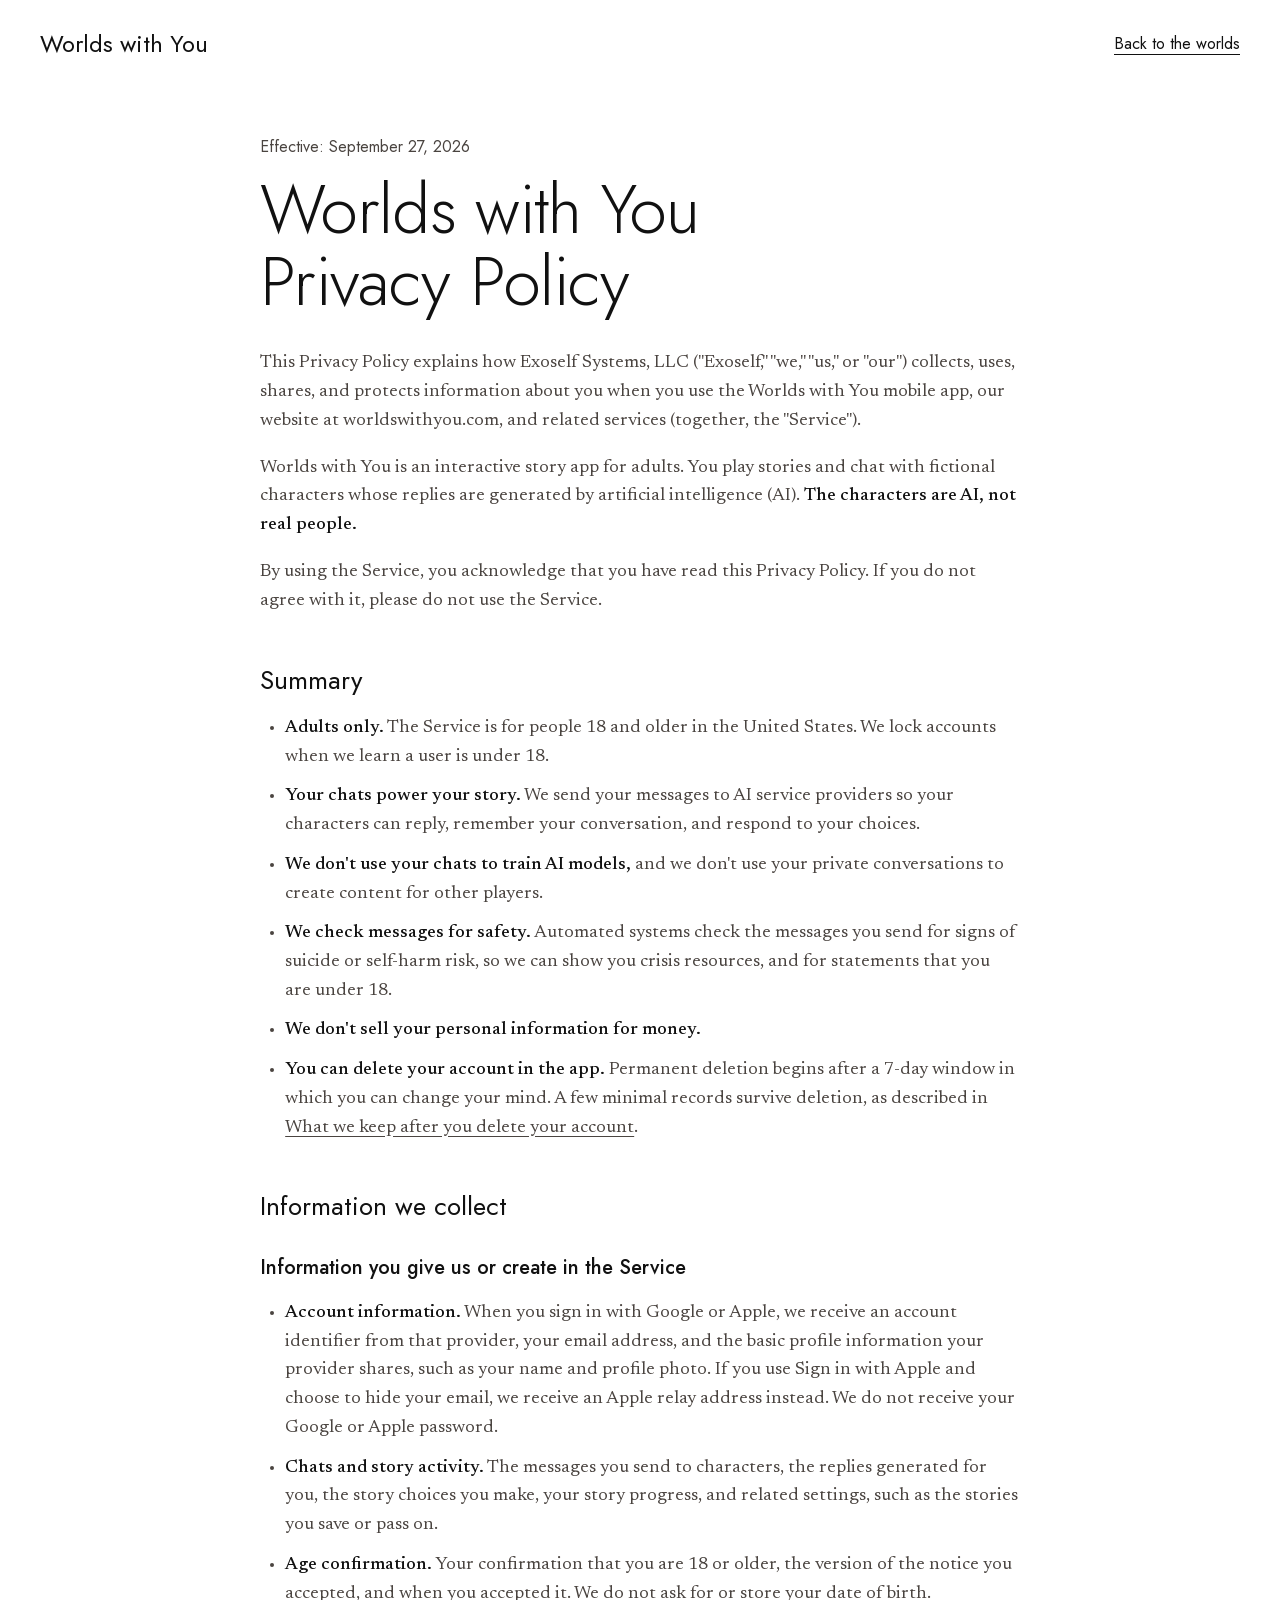
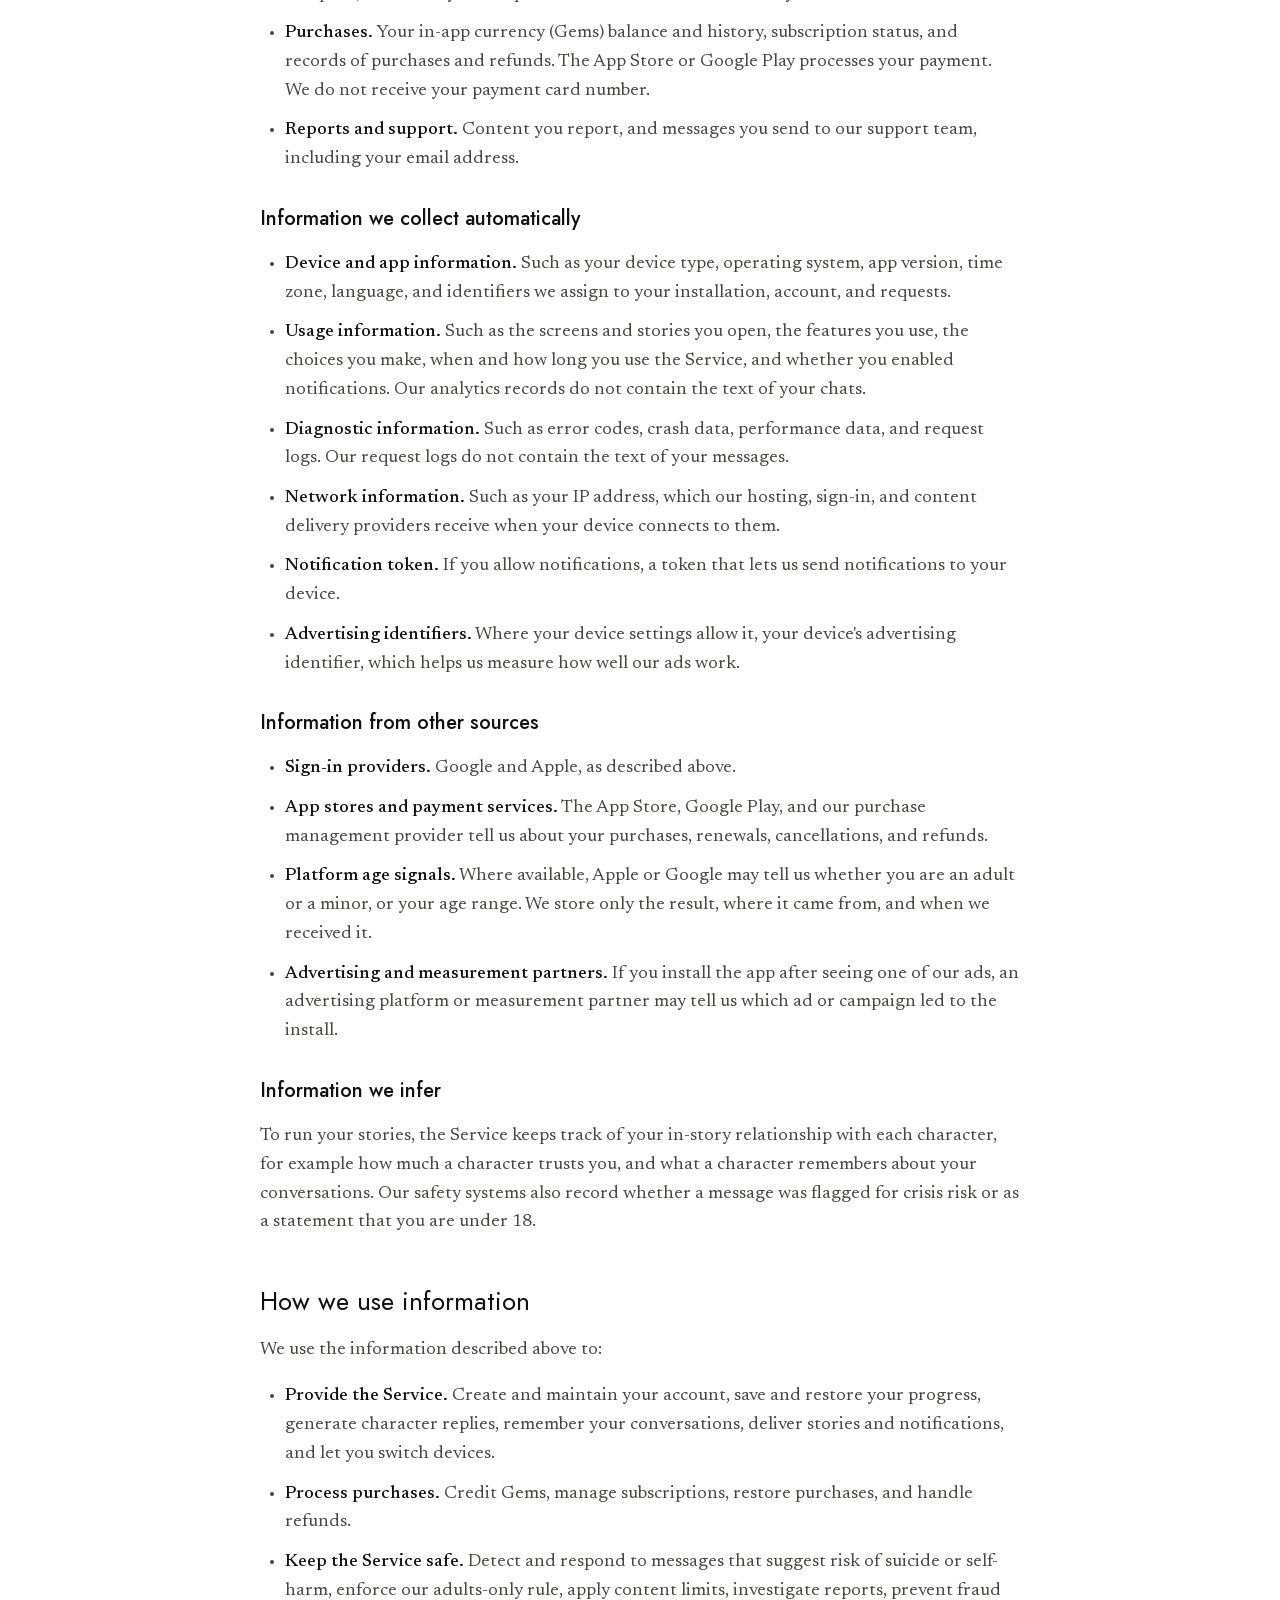
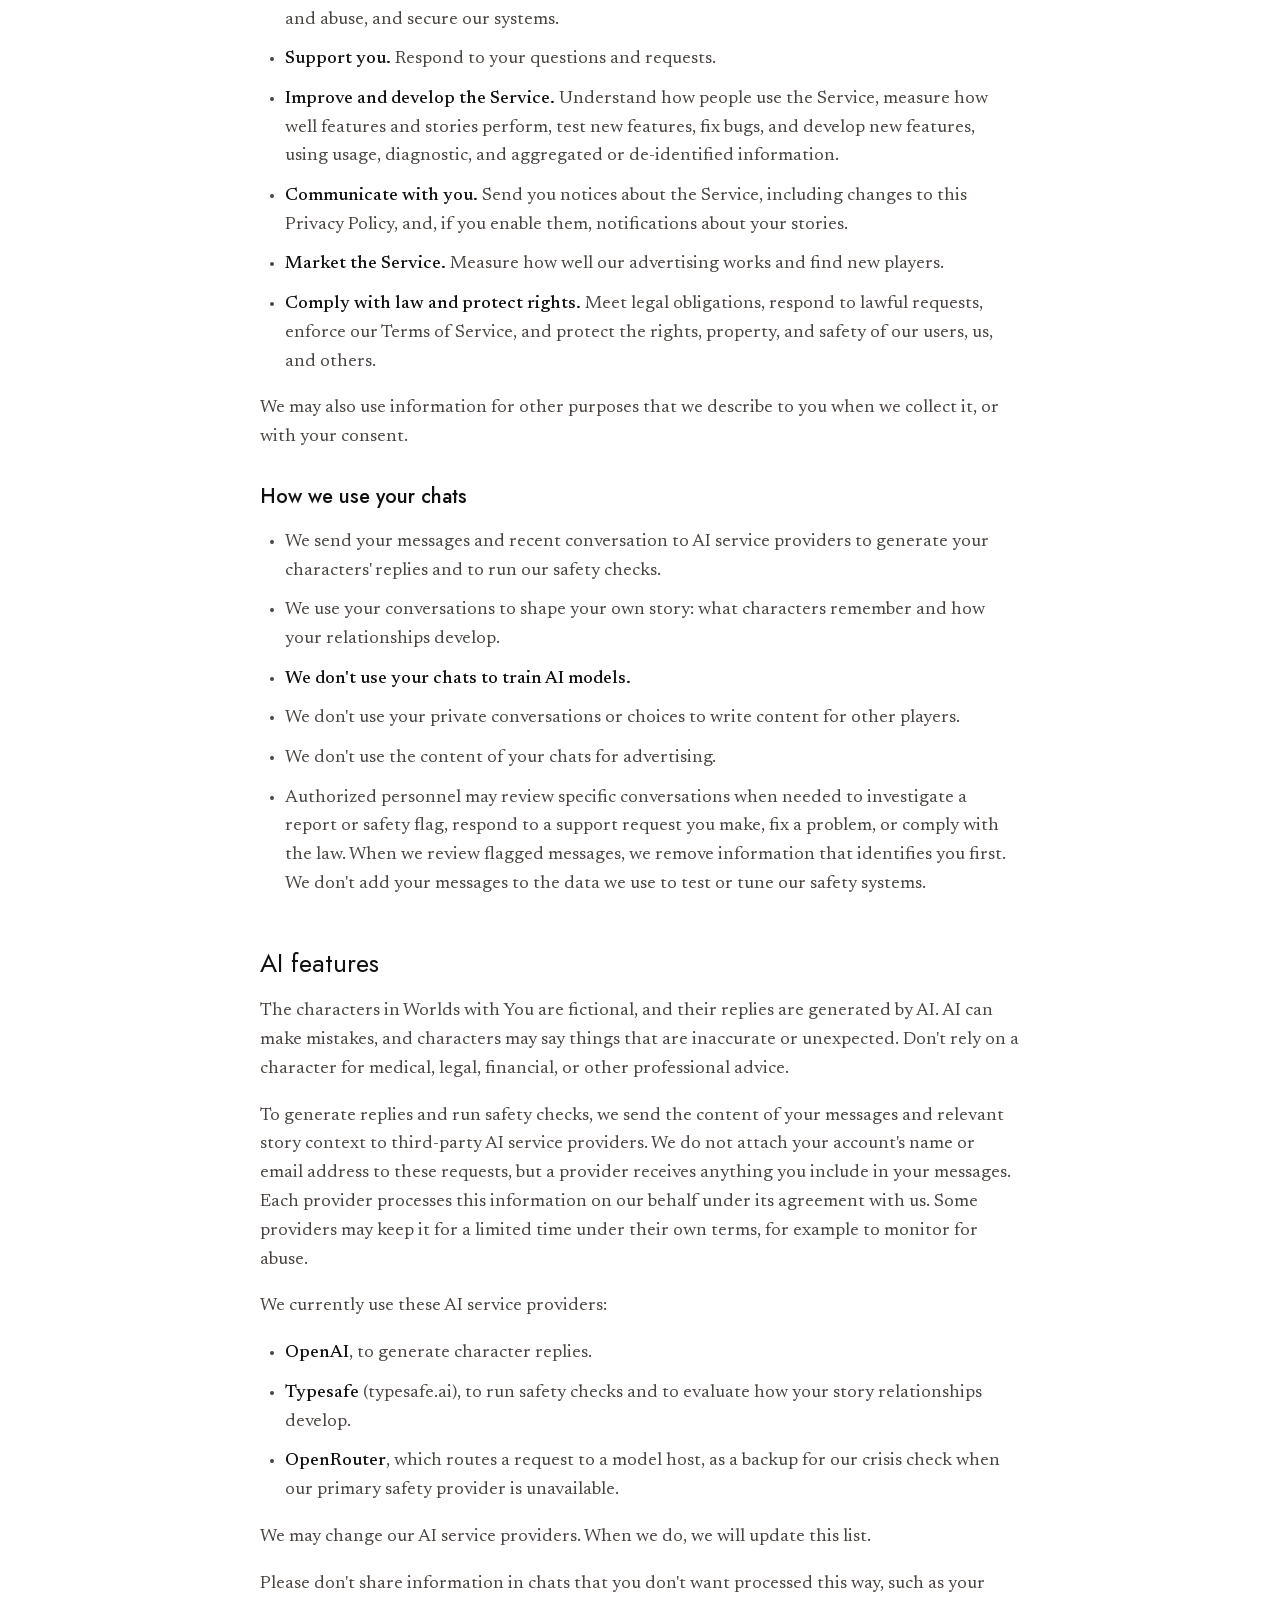
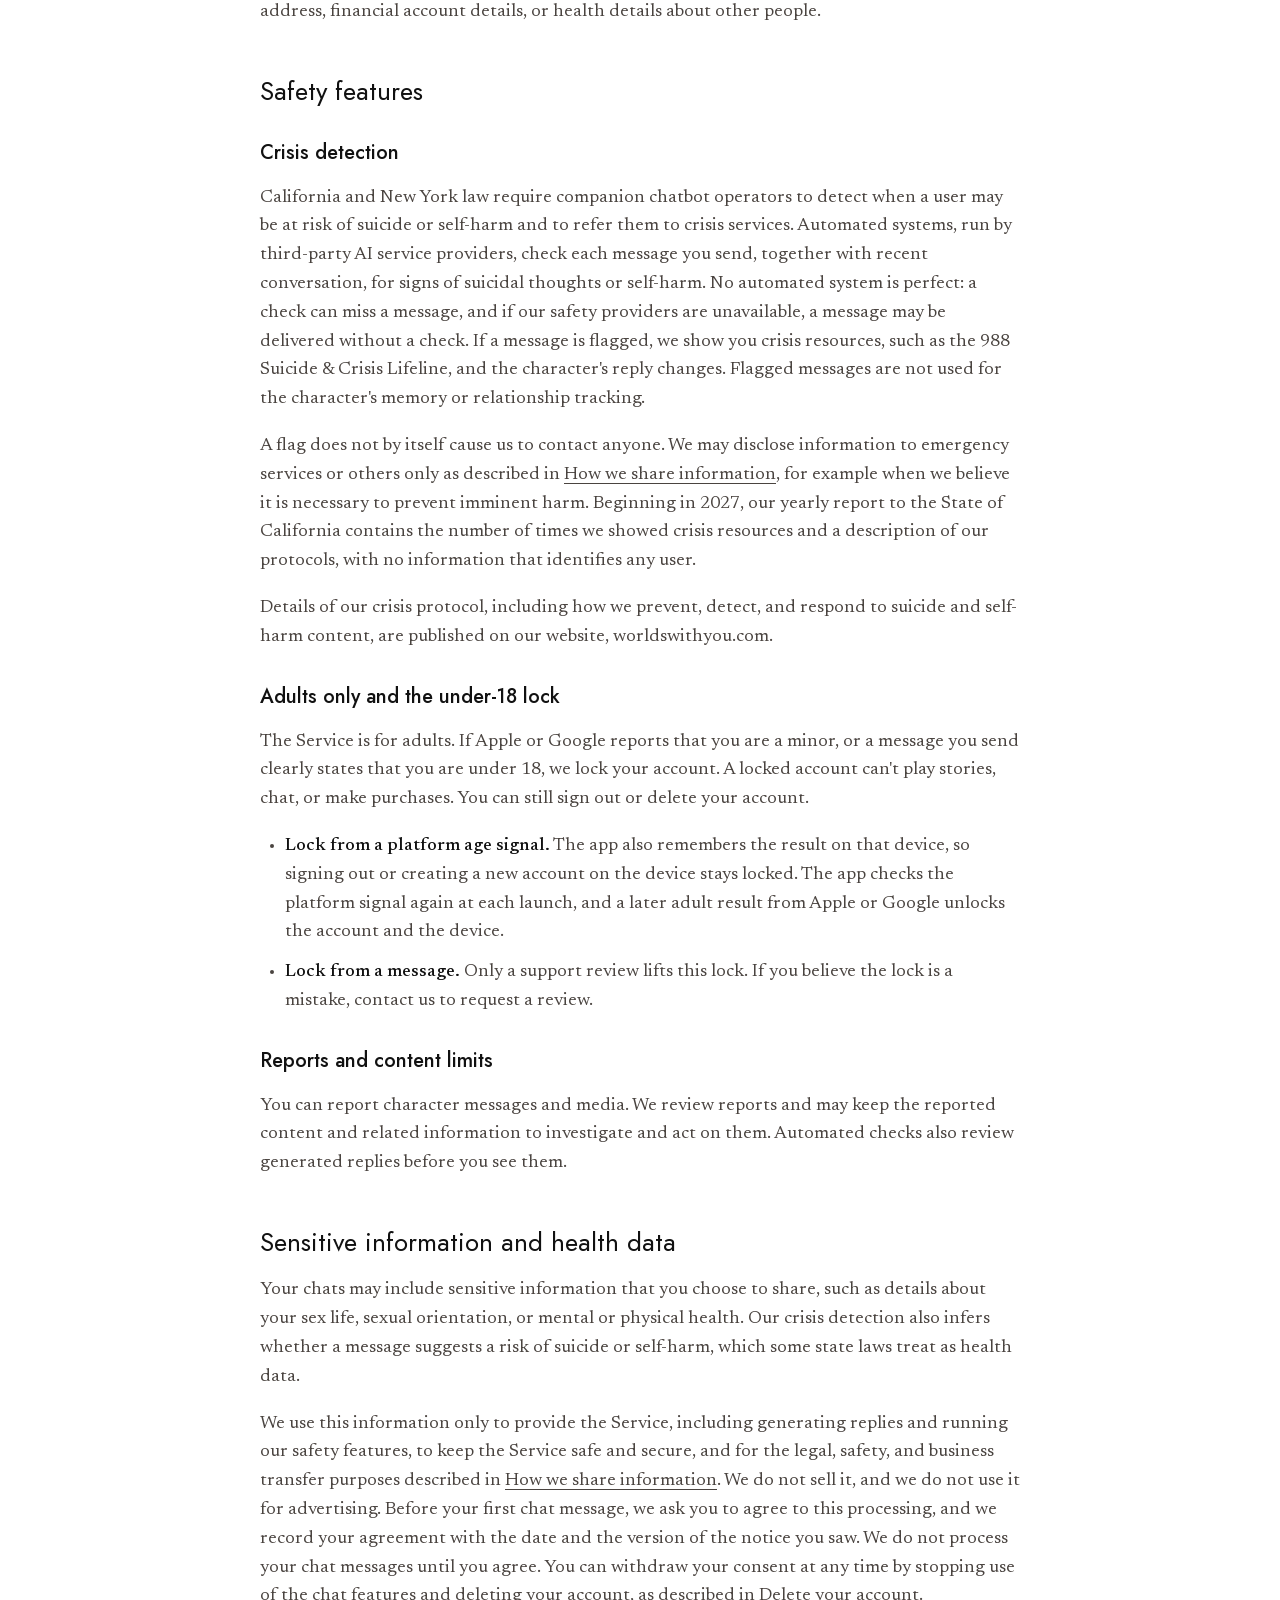
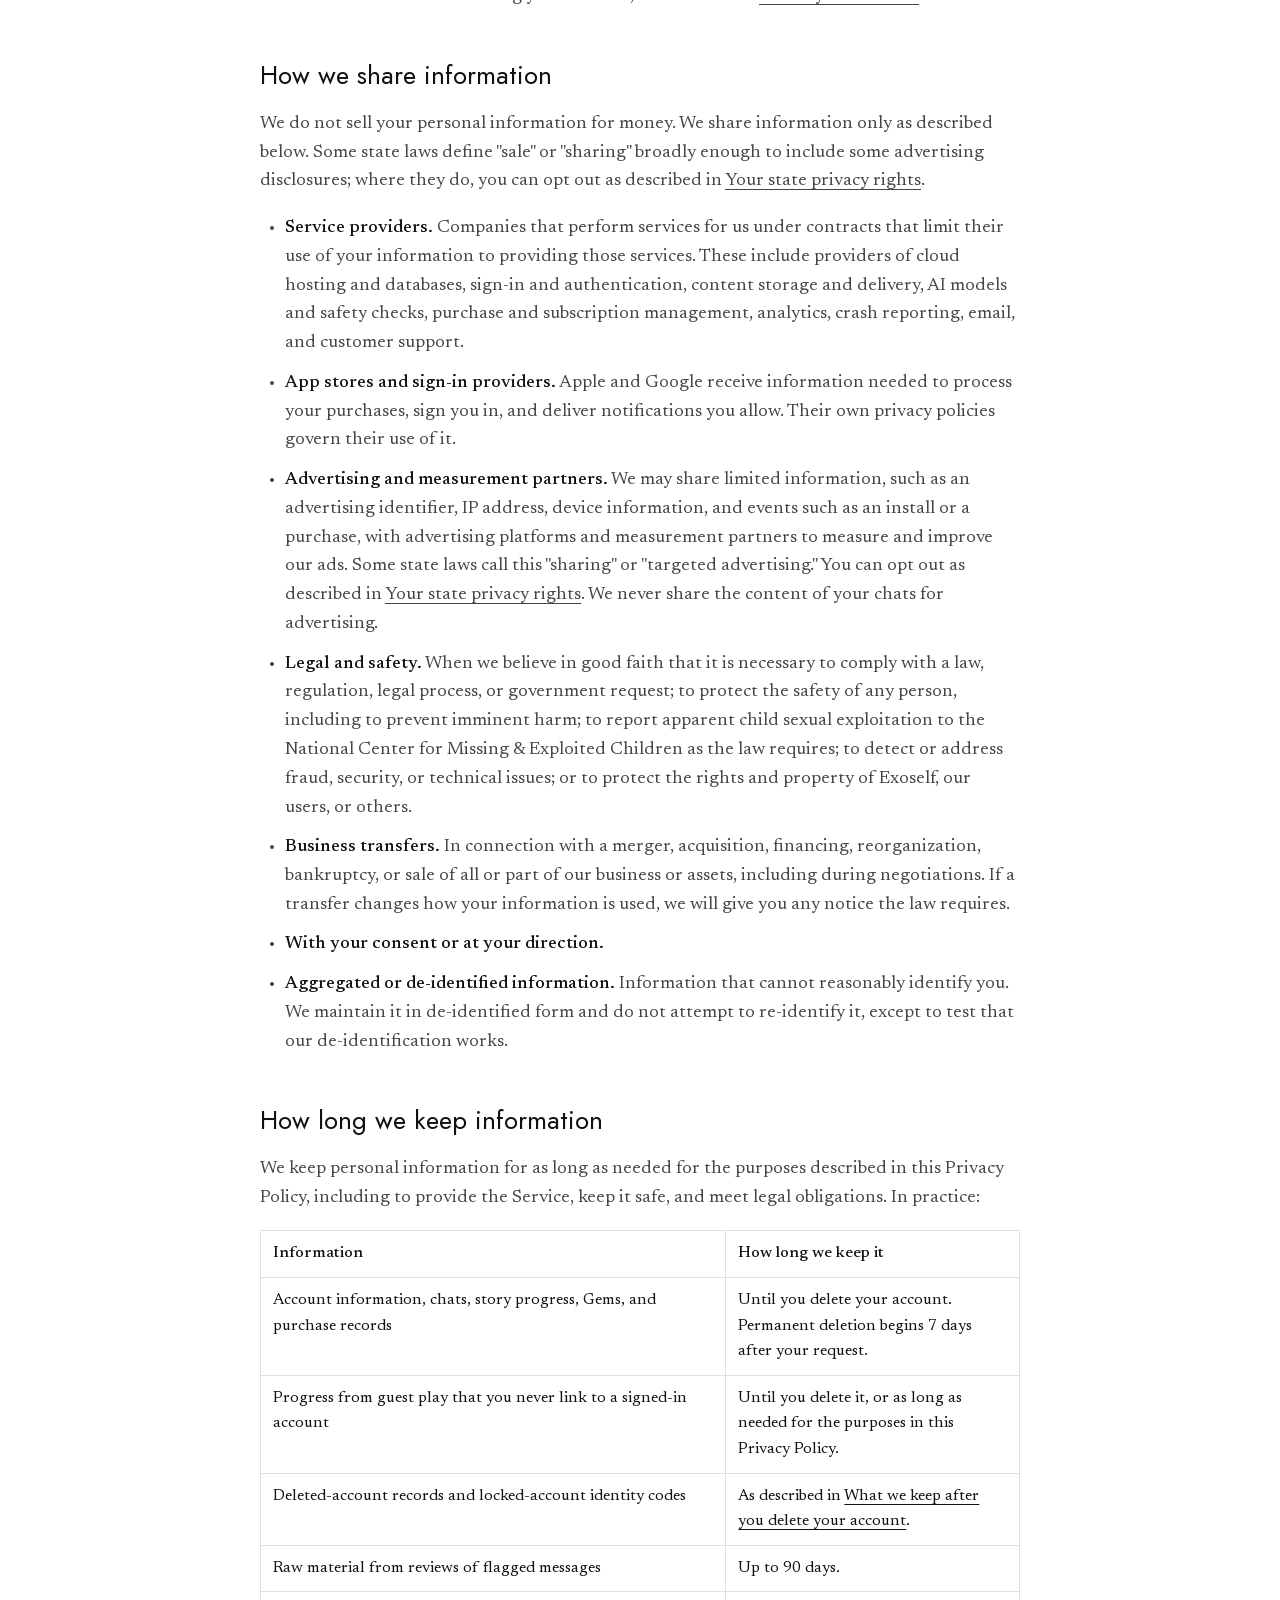
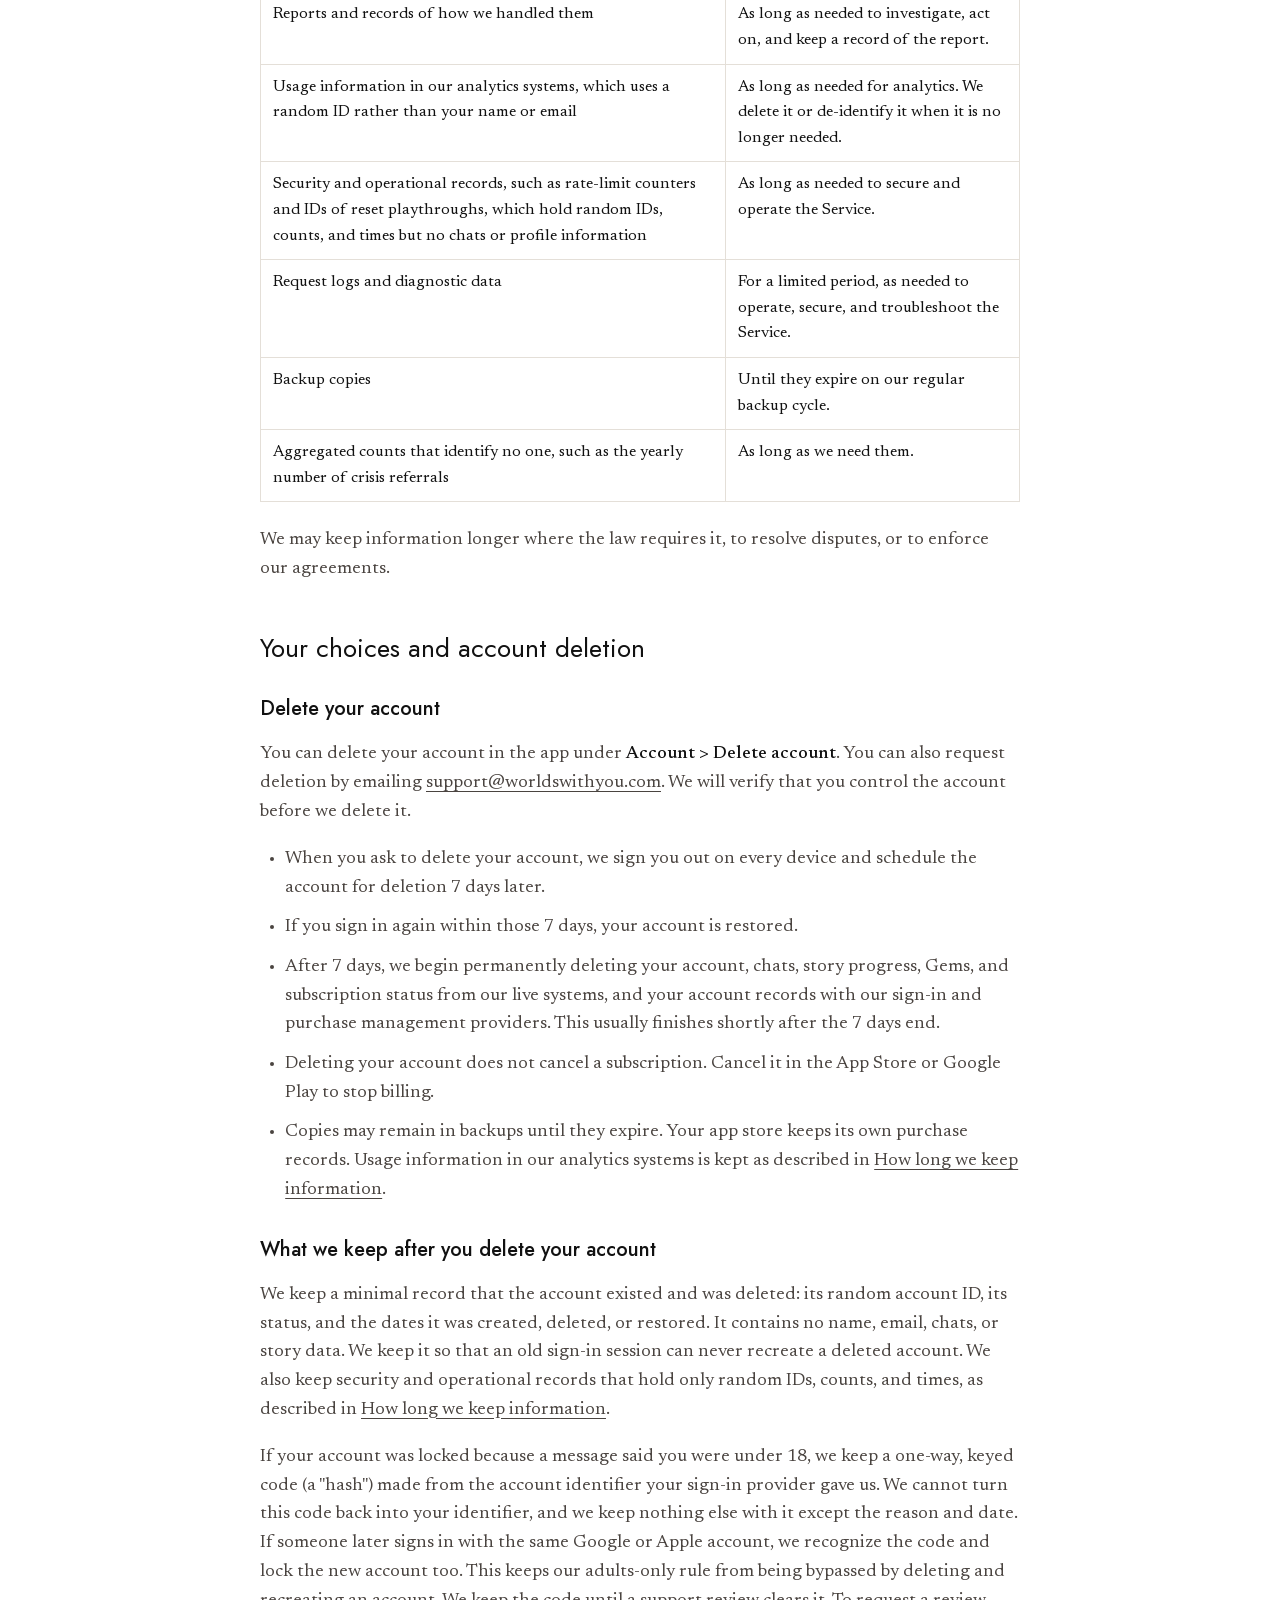
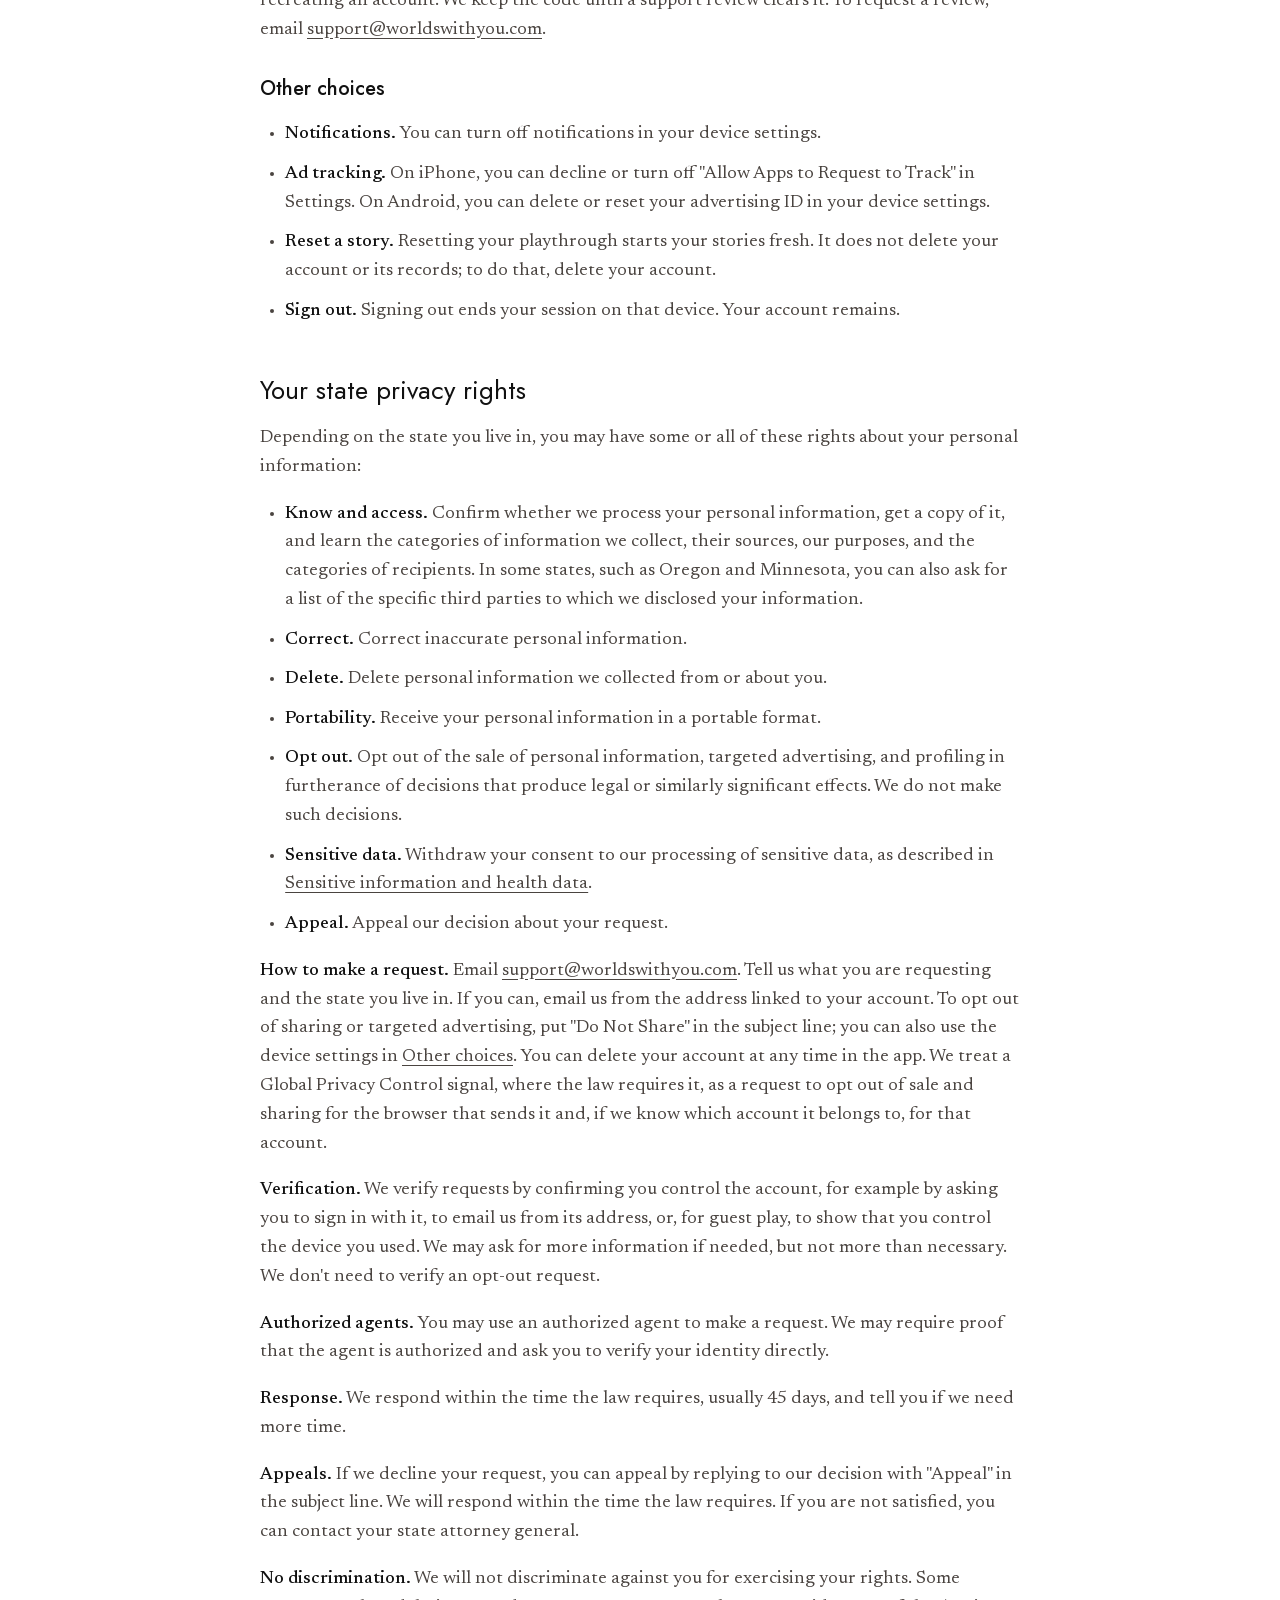
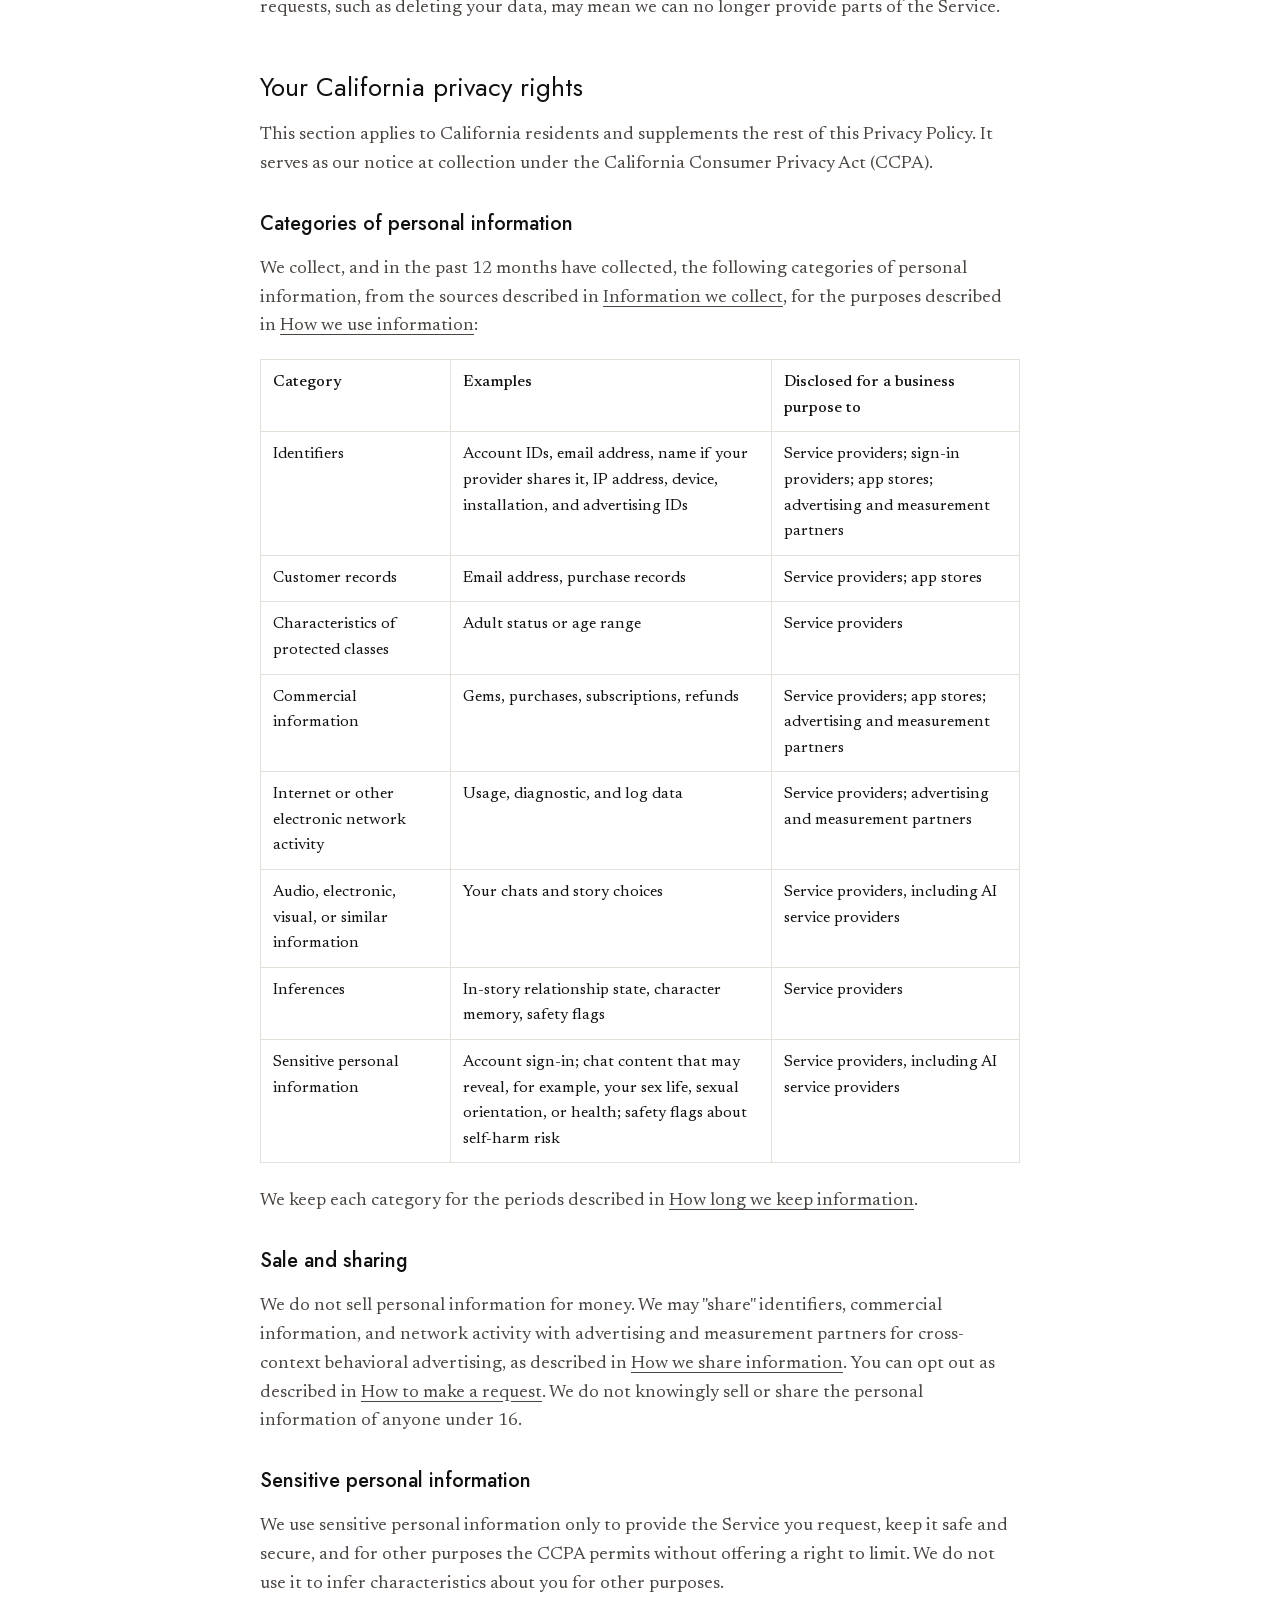
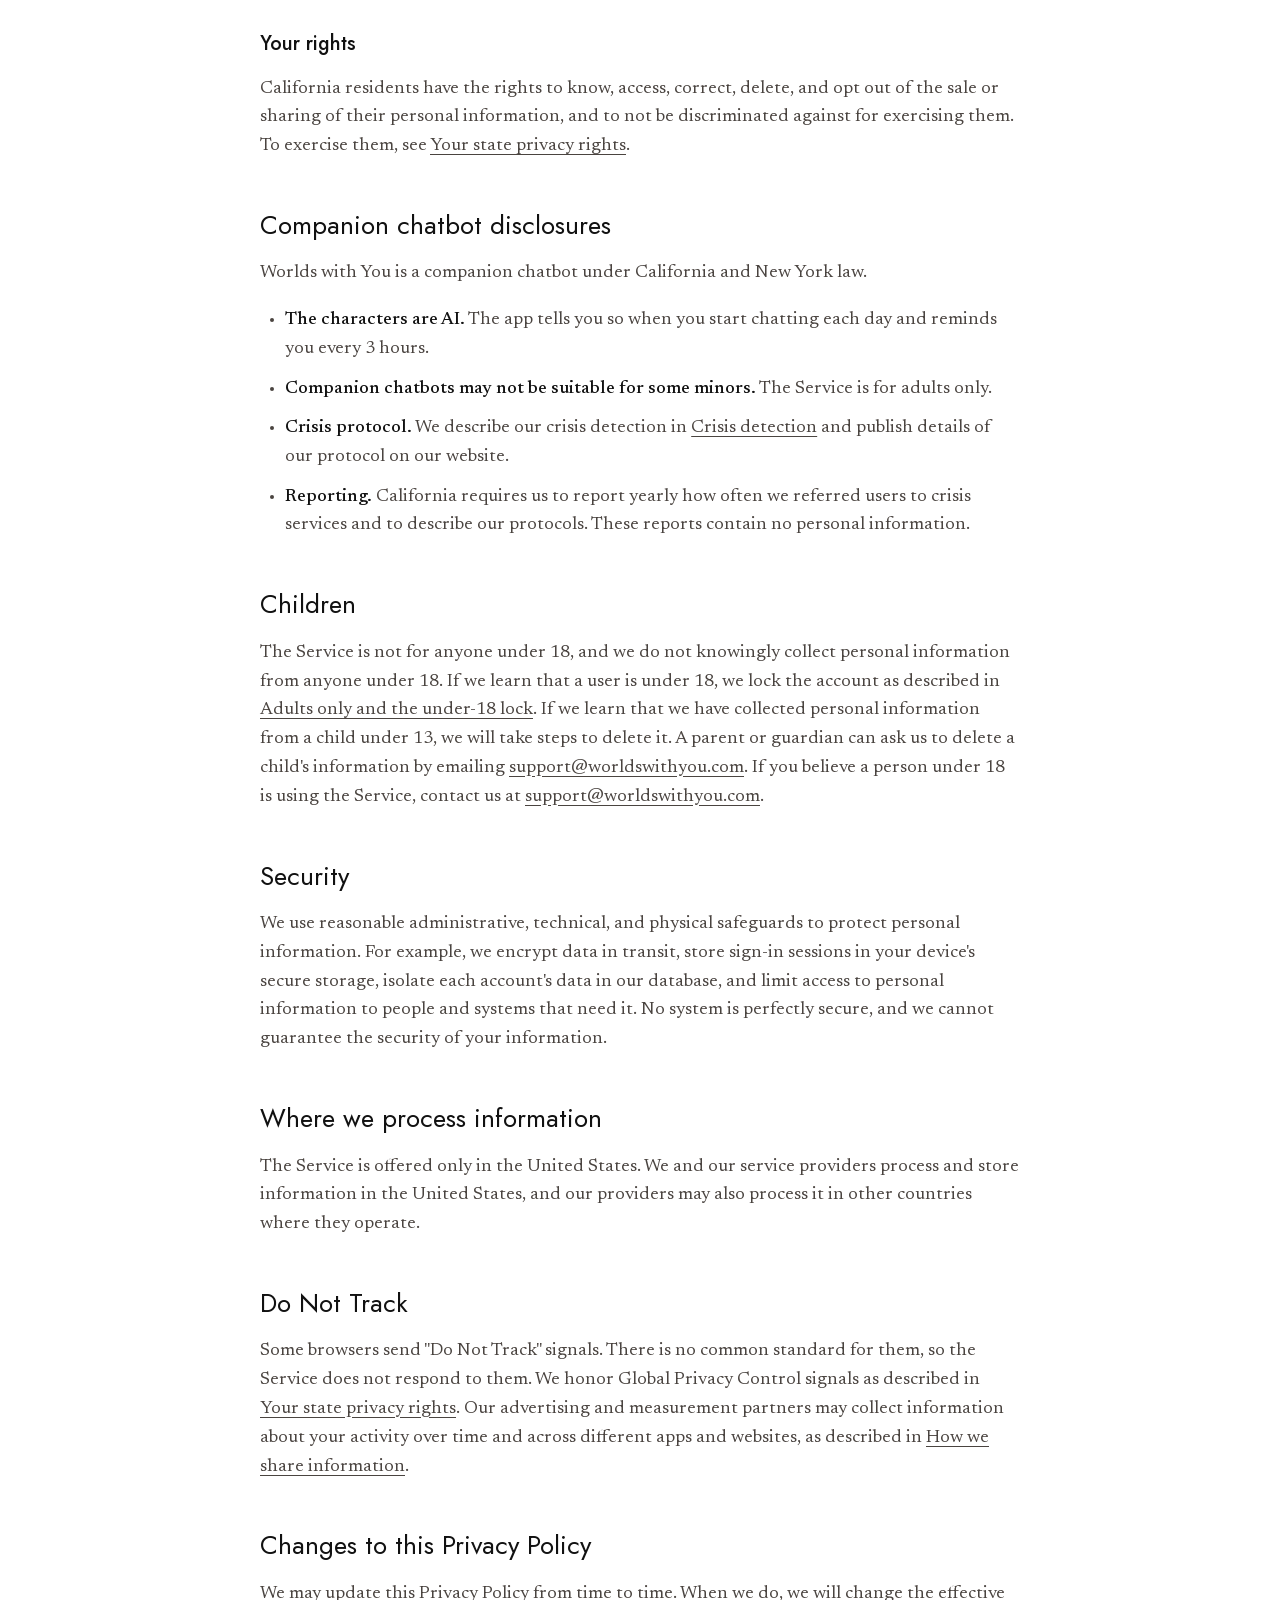
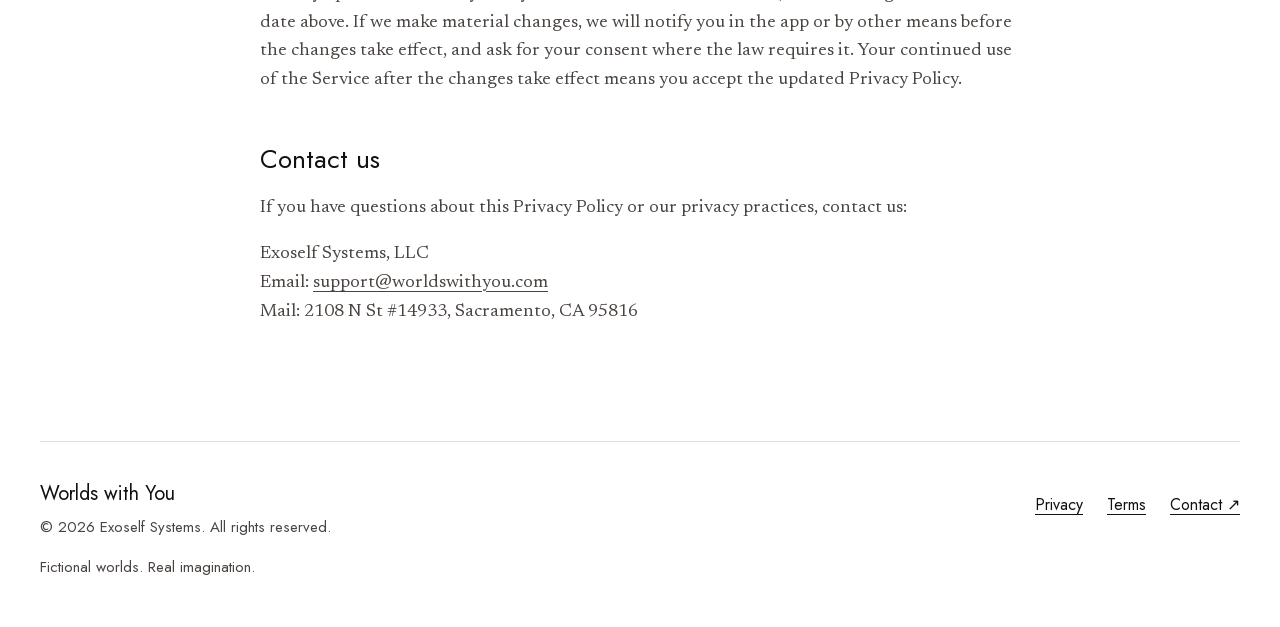
<file: public/privacy/index.html>
<!doctype html><html lang="en"><head><meta charset="utf-8"><meta name="viewport" content="width=device-width, initial-scale=1"><title>Privacy Policy — Worlds with You</title><meta name="description" content="How Exoself Systems collects, uses, shares, and protects information in the Worlds with You app and website."><meta name="theme-color" content="#131020"><link rel="canonical" href="https://worldswithyou.com/privacy/"><link rel="icon" href="../assets/favicon.svg" type="image/svg+xml"><link rel="stylesheet" href="../assets/styles.css"></head><body><a class="skip-link" href="#main">Skip to content</a><header class="site-header wrap"><a class="wordmark" href="../">Worlds <em>with</em> You<span class="brand-star" aria-hidden="true">✧</span></a><nav aria-label="Main navigation"><a class="nav-contact" href="../">Back to the worlds <span aria-hidden="true">↗</span></a></nav></header><main id="main" class="wrap legal-main"><p class="eyebrow">Effective: September 27, 2026</p><h1>Worlds with You Privacy Policy</h1><div class="legal-copy">
<p>This Privacy Policy explains how Exoself Systems, LLC ("Exoself," "we," "us," or "our") collects,
uses, shares, and protects information about you when you use the Worlds with You mobile app, our
website at worldswithyou.com, and related services (together, the "Service").</p>
<p>Worlds with You is an interactive story app for adults. You play stories and chat with fictional
characters whose replies are generated by artificial intelligence (AI). <strong>The characters are AI,
not real people.</strong></p>
<p>By using the Service, you acknowledge that you have read this Privacy Policy. If you do not agree
with it, please do not use the Service.</p>
<h2 id="summary">Summary</h2>
<ul>
<li><strong>Adults only.</strong> The Service is for people 18 and older in the United States. We lock accounts
  when we learn a user is under 18.</li>
<li><strong>Your chats power your story.</strong> We send your messages to AI service providers so your characters
  can reply, remember your conversation, and respond to your choices.</li>
<li><strong>We don't use your chats to train AI models,</strong> and we don't use your private conversations to
  create content for other players.</li>
<li><strong>We check messages for safety.</strong> Automated systems check the messages you send for signs of
  suicide or self-harm risk, so we can show you crisis resources, and for statements that you are
  under 18.</li>
<li><strong>We don't sell your personal information for money.</strong></li>
<li><strong>You can delete your account in the app.</strong> Permanent deletion begins after a 7-day window in
  which you can change your mind. A few minimal records survive deletion, as described in <a href="#what-we-keep-after-you-delete-your-account">What we
  keep after you delete your account</a>.</li>
</ul>
<h2 id="information-we-collect">Information we collect</h2>
<h3 id="information-you-give-us-or-create-in-the-service">Information you give us or create in the Service</h3>
<ul>
<li><strong>Account information.</strong> When you sign in with Google or Apple, we receive an account identifier
  from that provider, your email address, and the basic profile information your provider shares,
  such as your name and profile photo. If you use Sign in with Apple and choose to hide your email,
  we receive an Apple relay address instead. We do not receive your Google or Apple password.</li>
<li><strong>Chats and story activity.</strong> The messages you send to characters, the replies generated for you,
  the story choices you make, your story progress, and related settings, such as the stories you
  save or pass on.</li>
<li><strong>Age confirmation.</strong> Your confirmation that you are 18 or older, the version of the notice you
  accepted, and when you accepted it. We do not ask for or store your date of birth.</li>
<li><strong>Purchases.</strong> Your in-app currency (Gems) balance and history, subscription status, and records
  of purchases and refunds. The App Store or Google Play processes your payment. We do not receive
  your payment card number.</li>
<li><strong>Reports and support.</strong> Content you report, and messages you send to our support team, including
  your email address.</li>
</ul>
<h3 id="information-we-collect-automatically">Information we collect automatically</h3>
<ul>
<li><strong>Device and app information.</strong> Such as your device type, operating system, app version, time
  zone, language, and identifiers we assign to your installation, account, and requests.</li>
<li><strong>Usage information.</strong> Such as the screens and stories you open, the features you use, the
  choices you make, when and how long you use the Service, and whether you enabled notifications.
  Our analytics records do not contain the text of your chats.</li>
<li><strong>Diagnostic information.</strong> Such as error codes, crash data, performance data, and request logs.
  Our request logs do not contain the text of your messages.</li>
<li><strong>Network information.</strong> Such as your IP address, which our hosting, sign-in, and content
  delivery providers receive when your device connects to them.</li>
<li><strong>Notification token.</strong> If you allow notifications, a token that lets us send notifications to
  your device.</li>
<li><strong>Advertising identifiers.</strong> Where your device settings allow it, your device's advertising
  identifier, which helps us measure how well our ads work.</li>
</ul>
<h3 id="information-from-other-sources">Information from other sources</h3>
<ul>
<li><strong>Sign-in providers.</strong> Google and Apple, as described above.</li>
<li><strong>App stores and payment services.</strong> The App Store, Google Play, and our purchase management
  provider tell us about your purchases, renewals, cancellations, and refunds.</li>
<li><strong>Platform age signals.</strong> Where available, Apple or Google may tell us whether you are an adult
  or a minor, or your age range. We store only the result, where it came from, and when we received
  it.</li>
<li><strong>Advertising and measurement partners.</strong> If you install the app after seeing one of our ads, an
  advertising platform or measurement partner may tell us which ad or campaign led to the install.</li>
</ul>
<h3 id="information-we-infer">Information we infer</h3>
<p>To run your stories, the Service keeps track of your in-story relationship with each character, for
example how much a character trusts you, and what a character remembers about your conversations.
Our safety systems also record whether a message was flagged for crisis risk or as a statement that
you are under 18.</p>
<h2 id="how-we-use-information">How we use information</h2>
<p>We use the information described above to:</p>
<ul>
<li><strong>Provide the Service.</strong> Create and maintain your account, save and restore your progress,
  generate character replies, remember your conversations, deliver stories and notifications, and
  let you switch devices.</li>
<li><strong>Process purchases.</strong> Credit Gems, manage subscriptions, restore purchases, and handle refunds.</li>
<li><strong>Keep the Service safe.</strong> Detect and respond to messages that suggest risk of suicide or
  self-harm, enforce our adults-only rule, apply content limits, investigate reports, prevent fraud
  and abuse, and secure our systems.</li>
<li><strong>Support you.</strong> Respond to your questions and requests.</li>
<li><strong>Improve and develop the Service.</strong> Understand how people use the Service, measure how well
  features and stories perform, test new features, fix bugs, and develop new features, using usage,
  diagnostic, and aggregated or de-identified information.</li>
<li><strong>Communicate with you.</strong> Send you notices about the Service, including changes to this Privacy
  Policy, and, if you enable them, notifications about your stories.</li>
<li><strong>Market the Service.</strong> Measure how well our advertising works and find new players.</li>
<li><strong>Comply with law and protect rights.</strong> Meet legal obligations, respond to lawful requests,
  enforce our Terms of Service, and protect the rights, property, and safety of our users, us, and
  others.</li>
</ul>
<p>We may also use information for other purposes that we describe to you when we collect it, or with
your consent.</p>
<h3 id="how-we-use-your-chats">How we use your chats</h3>
<ul>
<li>We send your messages and recent conversation to AI service providers to generate your
  characters' replies and to run our safety checks.</li>
<li>We use your conversations to shape your own story: what characters remember and how your
  relationships develop.</li>
<li><strong>We don't use your chats to train AI models.</strong></li>
<li>We don't use your private conversations or choices to write content for other players.</li>
<li>We don't use the content of your chats for advertising.</li>
<li>Authorized personnel may review specific conversations when needed to investigate a report or
  safety flag, respond to a support request you make, fix a problem, or comply with the law. When
  we review flagged messages, we remove information that identifies you first. We don't add your
  messages to the data we use to test or tune our safety systems.</li>
</ul>
<h2 id="ai-features">AI features</h2>
<p>The characters in Worlds with You are fictional, and their replies are generated by AI. AI can make
mistakes, and characters may say things that are inaccurate or unexpected. Don't rely on a
character for medical, legal, financial, or other professional advice.</p>
<p>To generate replies and run safety checks, we send the content of your messages and relevant story
context to third-party AI service providers. We do not attach your account's name or email address
to these requests, but a provider receives anything you include in your messages. Each provider
processes this information on our behalf under its agreement with us. Some providers may keep it
for a limited time under their own terms, for example to monitor for abuse.</p>
<p>We currently use these AI service providers:</p>
<ul>
<li><strong>OpenAI</strong>, to generate character replies.</li>
<li><strong>Typesafe</strong> (typesafe.ai), to run safety checks and to evaluate how your story relationships
  develop.</li>
<li><strong>OpenRouter</strong>, which routes a request to a model host, as a backup for our crisis check when our
  primary safety provider is unavailable.</li>
</ul>
<p>We may change our AI service providers. When we do, we will update this list.</p>
<p>Please don't share information in chats that you don't want processed this way, such as your
address, financial account details, or health details about other people.</p>
<h2 id="safety-features">Safety features</h2>
<h3 id="crisis-detection">Crisis detection</h3>
<p>California and New York law require companion chatbot operators to detect when a user may be at
risk of suicide or self-harm and to refer them to crisis services. Automated systems, run by
third-party AI service providers, check each message you send, together with recent conversation,
for signs of suicidal thoughts or self-harm. No automated system is perfect: a check can miss a
message, and if our safety providers are unavailable, a message may be delivered without a check.
If a message is flagged, we show you crisis resources, such as the 988 Suicide &amp; Crisis Lifeline,
and the character's reply changes. Flagged messages are not used for the character's memory or
relationship tracking.</p>
<p>A flag does not by itself cause us to contact anyone. We may disclose information to emergency
services or others only as described in <a href="#how-we-share-information">How we share information</a>, for
example when we believe it is necessary to prevent imminent harm. Beginning in 2027, our yearly
report to the State of California contains the number of times we showed crisis resources and a
description of our protocols, with no information that identifies any user.</p>
<p>Details of our crisis protocol, including how we prevent, detect, and respond to suicide and
self-harm content, are published on our website, worldswithyou.com.</p>
<h3 id="adults-only-and-the-under-18-lock">Adults only and the under-18 lock</h3>
<p>The Service is for adults. If Apple or Google reports that you are a minor, or a message you send
clearly states that you are under 18, we lock your account. A locked account can't play stories,
chat, or make purchases. You can still sign out or delete your account.</p>
<ul>
<li><strong>Lock from a platform age signal.</strong> The app also remembers the result on that device, so signing
  out or creating a new account on the device stays locked. The app checks the platform signal
  again at each launch, and a later adult result from Apple or Google unlocks the account and the
  device.</li>
<li><strong>Lock from a message.</strong> Only a support review lifts this lock. If you believe the lock is a
  mistake, contact us to request a review.</li>
</ul>
<h3 id="reports-and-content-limits">Reports and content limits</h3>
<p>You can report character messages and media. We review reports and may keep the reported content
and related information to investigate and act on them. Automated checks also review generated
replies before you see them.</p>
<h2 id="sensitive-information-and-health-data">Sensitive information and health data</h2>
<p>Your chats may include sensitive information that you choose to share, such as details about your
sex life, sexual orientation, or mental or physical health. Our crisis detection also infers
whether a message suggests a risk of suicide or self-harm, which some state laws treat as health
data.</p>
<p>We use this information only to provide the Service, including generating replies and running our
safety features, to keep the Service safe and secure, and for the legal, safety, and business
transfer purposes described in <a href="#how-we-share-information">How we share information</a>. We do not
sell it, and we do not use it for advertising. Before your first chat message, we ask you to agree
to this processing, and we record your agreement with the date and the version of the notice you
saw. We do not process your chat messages until you agree. You can withdraw your consent at any
time by stopping use of the chat features and deleting your account, as described in
<a href="#delete-your-account">Delete your account</a>.</p>
<h2 id="how-we-share-information">How we share information</h2>
<p>We do not sell your personal information for money. We share information only as described below.
Some state laws define "sale" or "sharing" broadly enough to include some advertising disclosures;
where they do, you can opt out as described in <a href="#your-state-privacy-rights">Your state privacy
rights</a>.</p>
<ul>
<li><strong>Service providers.</strong> Companies that perform services for us under contracts that limit their
  use of your information to providing those services. These include providers of cloud hosting and
  databases, sign-in and authentication, content storage and delivery, AI models and safety checks,
  purchase and subscription management, analytics, crash reporting, email, and customer support.</li>
<li><strong>App stores and sign-in providers.</strong> Apple and Google receive information needed to process your
  purchases, sign you in, and deliver notifications you allow. Their own privacy policies govern
  their use of it.</li>
<li><strong>Advertising and measurement partners.</strong> We may share limited information, such as an
  advertising identifier, IP address, device information, and events such as an install or a
  purchase, with advertising platforms and measurement partners to measure and improve our ads.
  Some state laws call this "sharing" or "targeted advertising." You can opt out as described in
  <a href="#your-state-privacy-rights">Your state privacy rights</a>. We never share the content of your chats
  for advertising.</li>
<li><strong>Legal and safety.</strong> When we believe in good faith that it is necessary to comply with a law,
  regulation, legal process, or government request; to protect the safety of any person, including
  to prevent imminent harm; to report apparent child sexual exploitation to the National Center for
  Missing &amp; Exploited Children as the law requires; to detect or address fraud, security, or
  technical issues; or to protect the rights and property of Exoself, our users, or others.</li>
<li><strong>Business transfers.</strong> In connection with a merger, acquisition, financing, reorganization,
  bankruptcy, or sale of all or part of our business or assets, including during negotiations. If a
  transfer changes how your information is used, we will give you any notice the law requires.</li>
<li><strong>With your consent or at your direction.</strong></li>
<li><strong>Aggregated or de-identified information.</strong> Information that cannot reasonably identify you. We
  maintain it in de-identified form and do not attempt to re-identify it, except to test that our
  de-identification works.</li>
</ul>
<h2 id="how-long-we-keep-information">How long we keep information</h2>
<p>We keep personal information for as long as needed for the purposes described in this Privacy
Policy, including to provide the Service, keep it safe, and meet legal obligations. In practice:</p>
<table>
<thead>
<tr>
<th>Information</th>
<th>How long we keep it</th>
</tr>
</thead>
<tbody>
<tr>
<td>Account information, chats, story progress, Gems, and purchase records</td>
<td>Until you delete your account. Permanent deletion begins 7 days after your request.</td>
</tr>
<tr>
<td>Progress from guest play that you never link to a signed-in account</td>
<td>Until you delete it, or as long as needed for the purposes in this Privacy Policy.</td>
</tr>
<tr>
<td>Deleted-account records and locked-account identity codes</td>
<td>As described in <a href="#what-we-keep-after-you-delete-your-account">What we keep after you delete your account</a>.</td>
</tr>
<tr>
<td>Raw material from reviews of flagged messages</td>
<td>Up to 90 days.</td>
</tr>
<tr>
<td>Reports and records of how we handled them</td>
<td>As long as needed to investigate, act on, and keep a record of the report.</td>
</tr>
<tr>
<td>Usage information in our analytics systems, which uses a random ID rather than your name or email</td>
<td>As long as needed for analytics. We delete it or de-identify it when it is no longer needed.</td>
</tr>
<tr>
<td>Security and operational records, such as rate-limit counters and IDs of reset playthroughs, which hold random IDs, counts, and times but no chats or profile information</td>
<td>As long as needed to secure and operate the Service.</td>
</tr>
<tr>
<td>Request logs and diagnostic data</td>
<td>For a limited period, as needed to operate, secure, and troubleshoot the Service.</td>
</tr>
<tr>
<td>Backup copies</td>
<td>Until they expire on our regular backup cycle.</td>
</tr>
<tr>
<td>Aggregated counts that identify no one, such as the yearly number of crisis referrals</td>
<td>As long as we need them.</td>
</tr>
</tbody>
</table>
<p>We may keep information longer where the law requires it, to resolve disputes, or to enforce our
agreements.</p>
<h2 id="your-choices-and-account-deletion">Your choices and account deletion</h2>
<h3 id="delete-your-account">Delete your account</h3>
<p>You can delete your account in the app under <strong>Account &gt; Delete account</strong>. You can also request
deletion by emailing <a href="mailto:support@worldswithyou.com">support@worldswithyou.com</a>. We will verify that you control the account before
we delete it.</p>
<ul>
<li>When you ask to delete your account, we sign you out on every device and schedule the account for
  deletion 7 days later.</li>
<li>If you sign in again within those 7 days, your account is restored.</li>
<li>After 7 days, we begin permanently deleting your account, chats, story progress, Gems, and
  subscription status from our live systems, and your account records with our sign-in and purchase
  management providers. This usually finishes shortly after the 7 days end.</li>
<li>Deleting your account does not cancel a subscription. Cancel it in the App Store or Google Play
  to stop billing.</li>
<li>Copies may remain in backups until they expire. Your app store keeps its own purchase records.
  Usage information in our analytics systems is kept as described in <a href="#how-long-we-keep-information">How long we keep
  information</a>.</li>
</ul>
<h3 id="what-we-keep-after-you-delete-your-account">What we keep after you delete your account</h3>
<p>We keep a minimal record that the account existed and was deleted: its random account ID, its
status, and the dates it was created, deleted, or restored. It contains no name, email, chats, or
story data. We keep it so that an old sign-in session can never recreate a deleted account. We also
keep security and operational records that hold only random IDs, counts, and times, as described in
<a href="#how-long-we-keep-information">How long we keep information</a>.</p>
<p>If your account was locked because a message said you were under 18, we keep a one-way, keyed code
(a "hash") made from the account identifier your sign-in provider gave us. We cannot turn this code
back into your identifier, and we keep nothing else with it except the reason and date. If someone
later signs in with the same Google or Apple account, we recognize the code and lock the new
account too. This keeps our adults-only rule from being bypassed by deleting and recreating an
account. We keep the code until a support review clears it. To request a review, email
<a href="mailto:support@worldswithyou.com">support@worldswithyou.com</a>.</p>
<h3 id="other-choices">Other choices</h3>
<ul>
<li><strong>Notifications.</strong> You can turn off notifications in your device settings.</li>
<li><strong>Ad tracking.</strong> On iPhone, you can decline or turn off "Allow Apps to Request to Track" in
  Settings. On Android, you can delete or reset your advertising ID in your device settings.</li>
<li><strong>Reset a story.</strong> Resetting your playthrough starts your stories fresh. It does not delete your
  account or its records; to do that, delete your account.</li>
<li><strong>Sign out.</strong> Signing out ends your session on that device. Your account remains.</li>
</ul>
<h2 id="your-state-privacy-rights">Your state privacy rights</h2>
<p>Depending on the state you live in, you may have some or all of these rights about your personal
information:</p>
<ul>
<li><strong>Know and access.</strong> Confirm whether we process your personal information, get a copy of it, and
  learn the categories of information we collect, their sources, our purposes, and the categories
  of recipients. In some states, such as Oregon and Minnesota, you can also ask for a list of the
  specific third parties to which we disclosed your information.</li>
<li><strong>Correct.</strong> Correct inaccurate personal information.</li>
<li><strong>Delete.</strong> Delete personal information we collected from or about you.</li>
<li><strong>Portability.</strong> Receive your personal information in a portable format.</li>
<li><strong>Opt out.</strong> Opt out of the sale of personal information, targeted advertising, and profiling in
  furtherance of decisions that produce legal or similarly significant effects. We do not make such
  decisions.</li>
<li><strong>Sensitive data.</strong> Withdraw your consent to our processing of sensitive data, as described in
  <a href="#sensitive-information-and-health-data">Sensitive information and health data</a>.</li>
<li><strong>Appeal.</strong> Appeal our decision about your request.</li>
</ul>
<p><strong>How to make a request.</strong> Email <a href="mailto:support@worldswithyou.com">support@worldswithyou.com</a>. Tell us what you are requesting and the
state you live in. If you can, email us from the address linked to your account. To opt out of
sharing or targeted advertising, put "Do Not Share" in the subject line; you can also use the
device settings in <a href="#other-choices">Other choices</a>. You can delete your account at any time in the
app. We treat a Global Privacy Control signal, where the law requires it, as a request to opt out
of sale and sharing for the browser that sends it and, if we know which account it belongs to, for
that account.</p>
<p><strong>Verification.</strong> We verify requests by confirming you control the account, for example by asking
you to sign in with it, to email us from its address, or, for guest play, to show that you control
the device you used. We may ask for more information if needed, but not more than necessary. We
don't need to verify an opt-out request.</p>
<p><strong>Authorized agents.</strong> You may use an authorized agent to make a request. We may require proof that
the agent is authorized and ask you to verify your identity directly.</p>
<p><strong>Response.</strong> We respond within the time the law requires, usually 45 days, and tell you if we need
more time.</p>
<p><strong>Appeals.</strong> If we decline your request, you can appeal by replying to our decision with "Appeal"
in the subject line. We will respond within the time the law requires. If you are not satisfied,
you can contact your state attorney general.</p>
<p><strong>No discrimination.</strong> We will not discriminate against you for exercising your rights. Some
requests, such as deleting your data, may mean we can no longer provide parts of the Service.</p>
<h2 id="your-california-privacy-rights">Your California privacy rights</h2>
<p>This section applies to California residents and supplements the rest of this Privacy Policy. It
serves as our notice at collection under the California Consumer Privacy Act (CCPA).</p>
<h3 id="categories-of-personal-information">Categories of personal information</h3>
<p>We collect, and in the past 12 months have collected, the following categories of personal
information, from the sources described in <a href="#information-we-collect">Information we collect</a>, for
the purposes described in <a href="#how-we-use-information">How we use information</a>:</p>
<table>
<thead>
<tr>
<th>Category</th>
<th>Examples</th>
<th>Disclosed for a business purpose to</th>
</tr>
</thead>
<tbody>
<tr>
<td>Identifiers</td>
<td>Account IDs, email address, name if your provider shares it, IP address, device, installation, and advertising IDs</td>
<td>Service providers; sign-in providers; app stores; advertising and measurement partners</td>
</tr>
<tr>
<td>Customer records</td>
<td>Email address, purchase records</td>
<td>Service providers; app stores</td>
</tr>
<tr>
<td>Characteristics of protected classes</td>
<td>Adult status or age range</td>
<td>Service providers</td>
</tr>
<tr>
<td>Commercial information</td>
<td>Gems, purchases, subscriptions, refunds</td>
<td>Service providers; app stores; advertising and measurement partners</td>
</tr>
<tr>
<td>Internet or other electronic network activity</td>
<td>Usage, diagnostic, and log data</td>
<td>Service providers; advertising and measurement partners</td>
</tr>
<tr>
<td>Audio, electronic, visual, or similar information</td>
<td>Your chats and story choices</td>
<td>Service providers, including AI service providers</td>
</tr>
<tr>
<td>Inferences</td>
<td>In-story relationship state, character memory, safety flags</td>
<td>Service providers</td>
</tr>
<tr>
<td>Sensitive personal information</td>
<td>Account sign-in; chat content that may reveal, for example, your sex life, sexual orientation, or health; safety flags about self-harm risk</td>
<td>Service providers, including AI service providers</td>
</tr>
</tbody>
</table>
<p>We keep each category for the periods described in <a href="#how-long-we-keep-information">How long we keep
information</a>.</p>
<h3 id="sale-and-sharing">Sale and sharing</h3>
<p>We do not sell personal information for money. We may "share" identifiers, commercial information,
and network activity with advertising and measurement partners for cross-context behavioral
advertising, as described in <a href="#how-we-share-information">How we share information</a>. You can opt out
as described in <a href="#your-state-privacy-rights">How to make a request</a>. We do not knowingly sell or
share the personal information of anyone under 16.</p>
<h3 id="sensitive-personal-information">Sensitive personal information</h3>
<p>We use sensitive personal information only to provide the Service you request, keep it safe and
secure, and for other purposes the CCPA permits without offering a right to limit. We do not use it
to infer characteristics about you for other purposes.</p>
<h3 id="your-rights">Your rights</h3>
<p>California residents have the rights to know, access, correct, delete, and opt out of the sale or
sharing of their personal information, and to not be discriminated against for exercising them. To
exercise them, see <a href="#your-state-privacy-rights">Your state privacy rights</a>.</p>
<h2 id="companion-chatbot-disclosures">Companion chatbot disclosures</h2>
<p>Worlds with You is a companion chatbot under California and New York law.</p>
<ul>
<li><strong>The characters are AI.</strong> The app tells you so when you start chatting each day and reminds you
  every 3 hours.</li>
<li><strong>Companion chatbots may not be suitable for some minors.</strong> The Service is for adults only.</li>
<li><strong>Crisis protocol.</strong> We describe our crisis detection in <a href="#crisis-detection">Crisis detection</a>
  and publish details of our protocol on our website.</li>
<li><strong>Reporting.</strong> California requires us to report yearly how often we referred users to crisis
  services and to describe our protocols. These reports contain no personal information.</li>
</ul>
<h2 id="children">Children</h2>
<p>The Service is not for anyone under 18, and we do not knowingly collect personal information from
anyone under 18. If we learn that a user is under 18, we lock the account as described in <a href="#adults-only-and-the-under-18-lock">Adults
only and the under-18 lock</a>. If we learn that we have collected
personal information from a child under 13, we will take steps to delete it. A parent or guardian
can ask us to delete a child's information by emailing <a href="mailto:support@worldswithyou.com">support@worldswithyou.com</a>. If you believe a
person under 18 is using the Service, contact us at <a href="mailto:support@worldswithyou.com">support@worldswithyou.com</a>.</p>
<h2 id="security">Security</h2>
<p>We use reasonable administrative, technical, and physical safeguards to protect personal
information. For example, we encrypt data in transit, store sign-in sessions in your device's
secure storage, isolate each account's data in our database, and limit access to personal
information to people and systems that need it. No system is perfectly secure, and we cannot
guarantee the security of your information.</p>
<h2 id="where-we-process-information">Where we process information</h2>
<p>The Service is offered only in the United States. We and our service providers process and store
information in the United States, and our providers may also process it in other countries where
they operate.</p>
<h2 id="do-not-track">Do Not Track</h2>
<p>Some browsers send "Do Not Track" signals. There is no common standard for them, so the Service
does not respond to them. We honor Global Privacy Control signals as described in <a href="#your-state-privacy-rights">Your state
privacy rights</a>. Our advertising and measurement partners may collect
information about your activity over time and across different apps and websites, as described in
<a href="#how-we-share-information">How we share information</a>.</p>
<h2 id="changes-to-this-privacy-policy">Changes to this Privacy Policy</h2>
<p>We may update this Privacy Policy from time to time. When we do, we will change the effective date
above. If we make material changes, we will notify you in the app or by other means before the
changes take effect, and ask for your consent where the law requires it. Your continued use of the
Service after the changes take effect means you accept the updated Privacy Policy.</p>
<h2 id="contact-us">Contact us</h2>
<p>If you have questions about this Privacy Policy or our privacy practices, contact us:</p>
<p>Exoself Systems, LLC<br>
Email: <a href="mailto:support@worldswithyou.com">support@worldswithyou.com</a><br>
Mail: 2108 N St #14933, Sacramento, CA 95816</p>
</div></main><footer class="site-footer wrap legal-footer"><div><a class="wordmark" href="../">Worlds <em>with</em> You</a><p>© 2026 Exoself Systems. All rights reserved.</p></div><div class="footer-links"><a href="../privacy/">Privacy</a><a href="../terms/">Terms</a><a href="mailto:support@worldswithyou.com">Contact ↗</a></div><p class="footer-note">Fictional worlds. Real imagination.</p></footer></body></html>
</file>
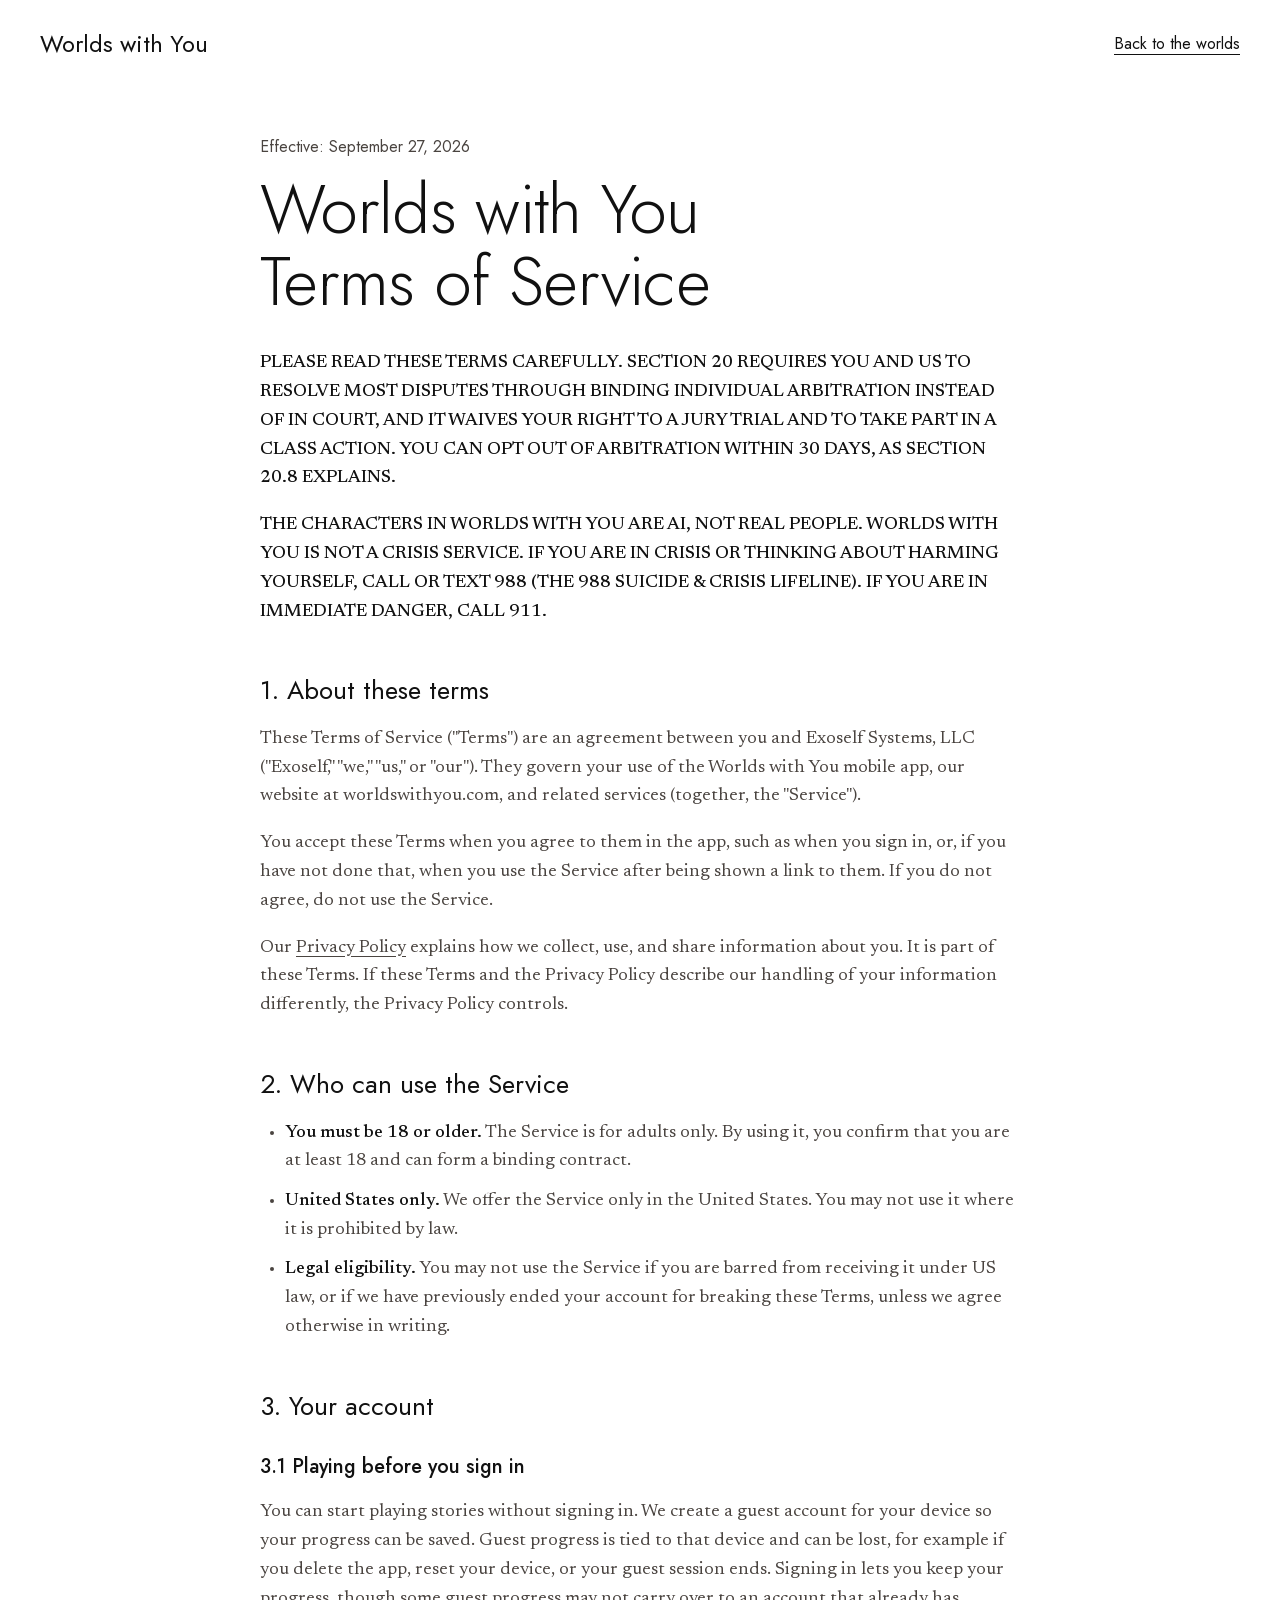
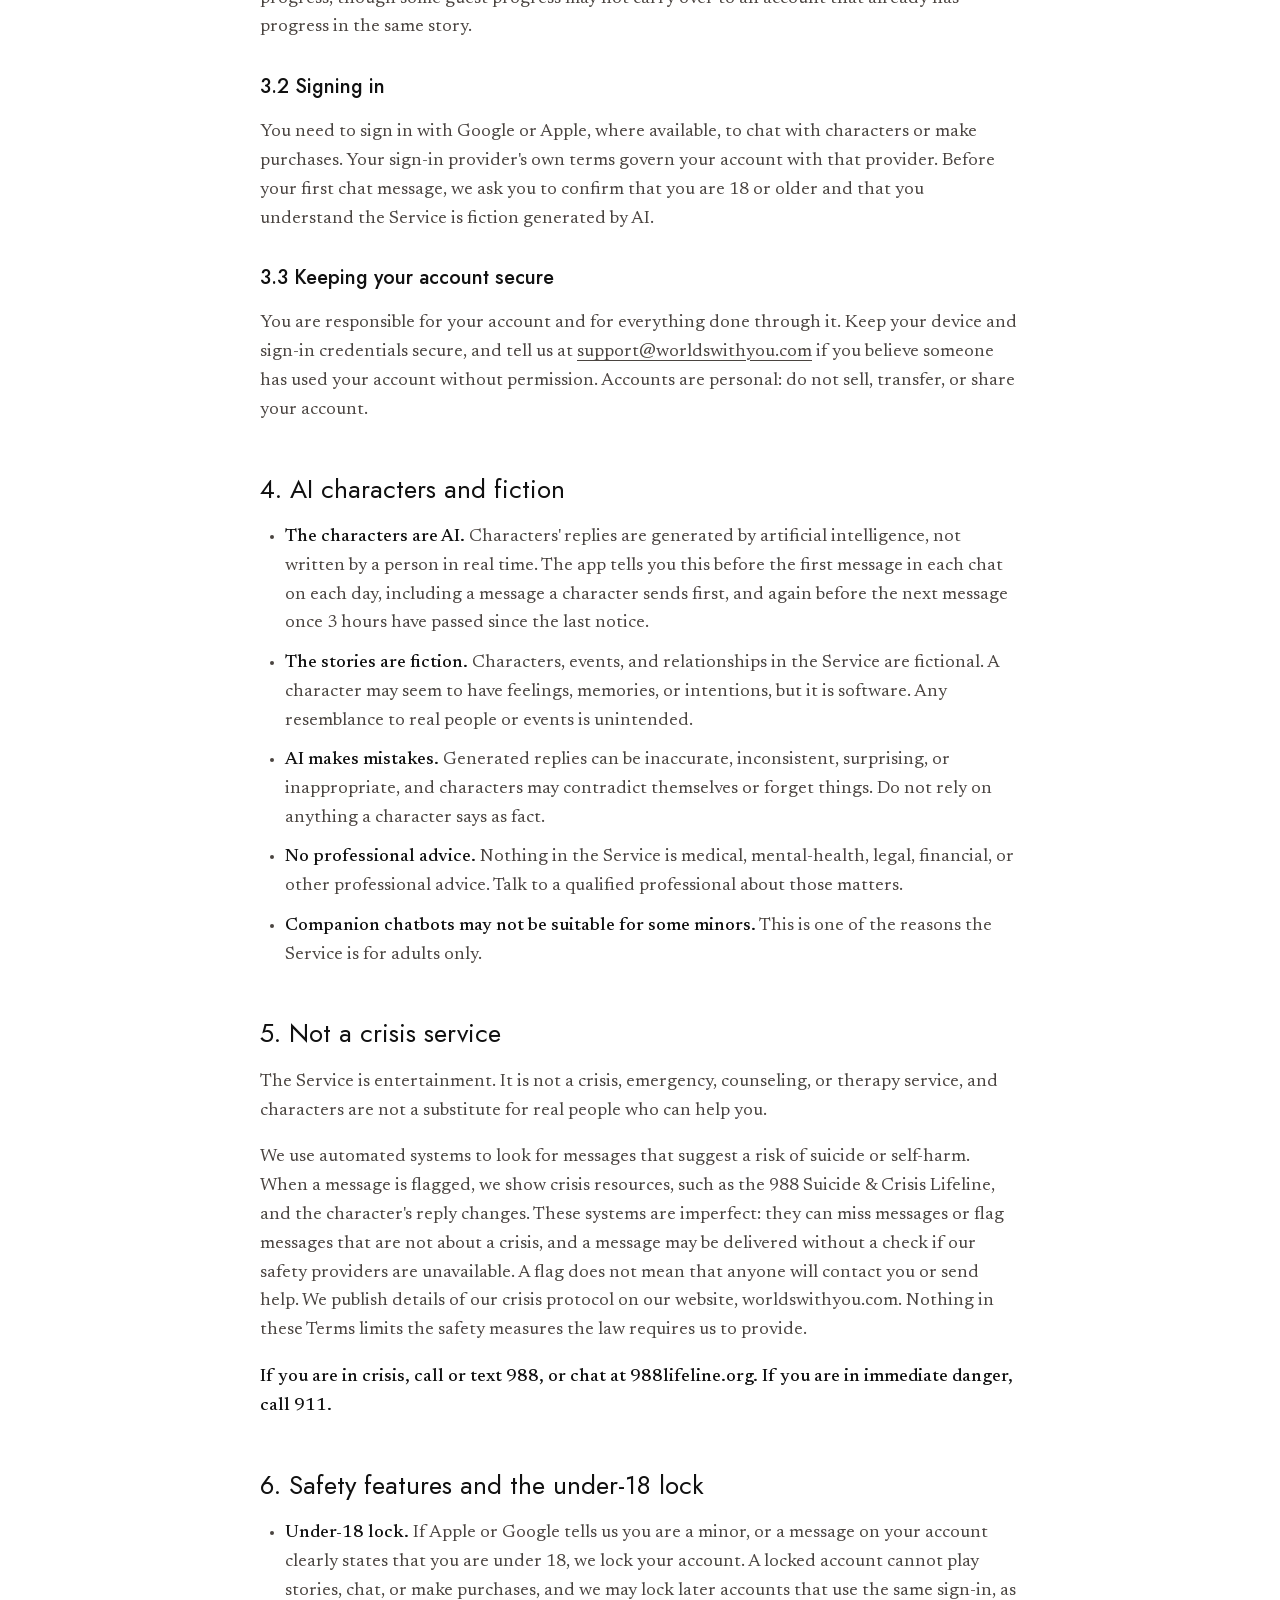
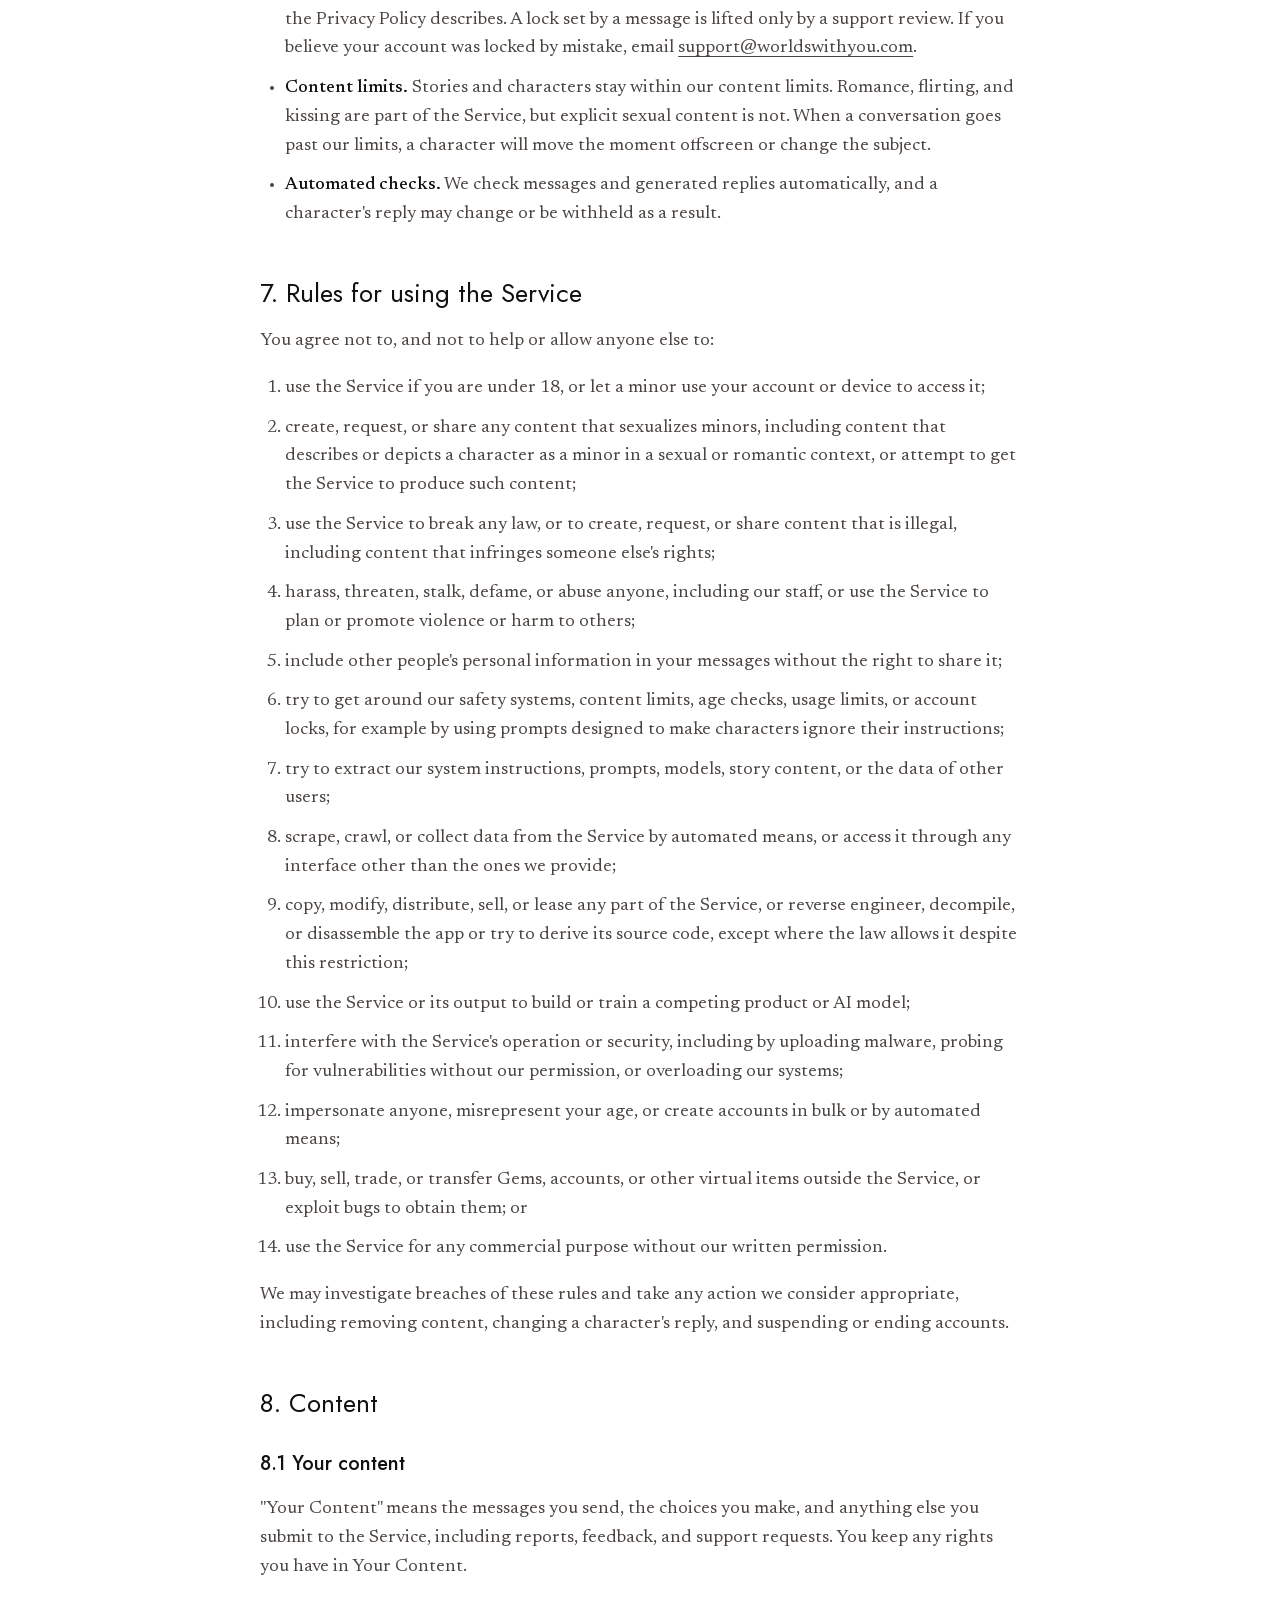
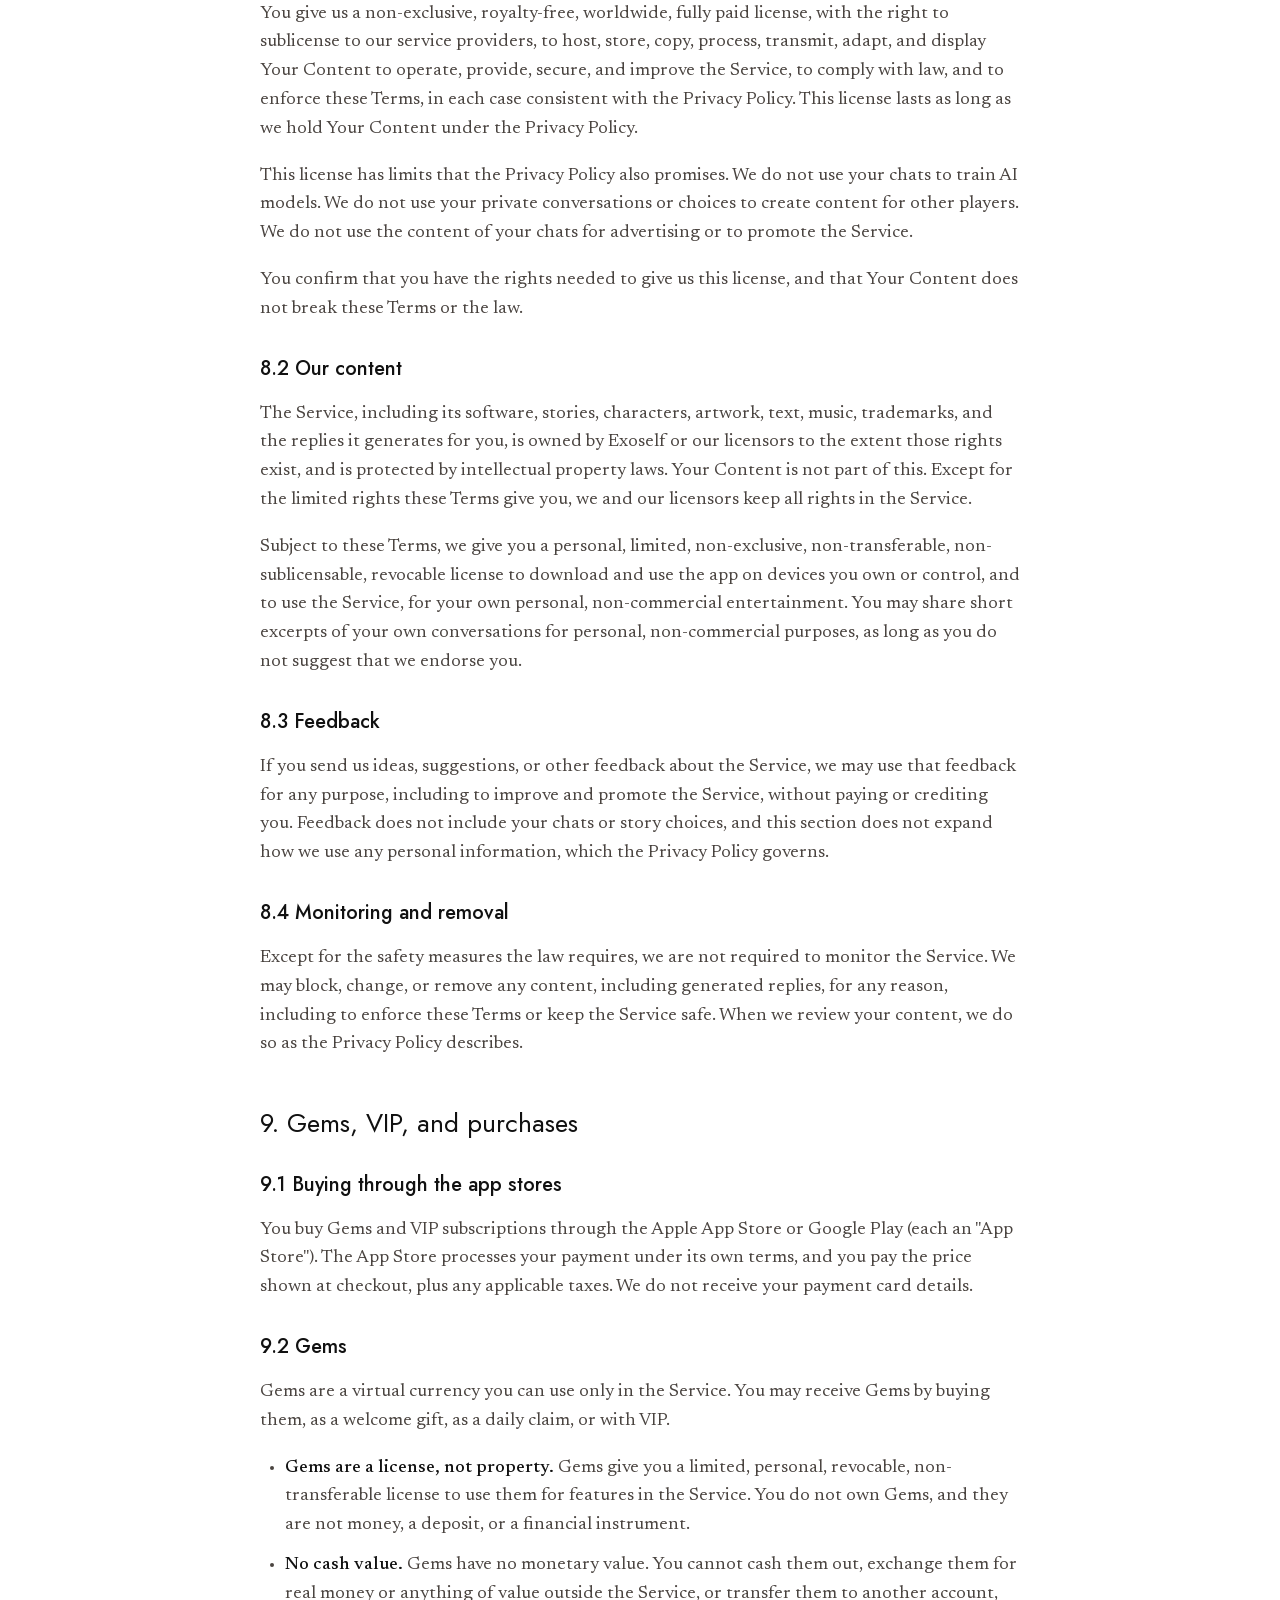
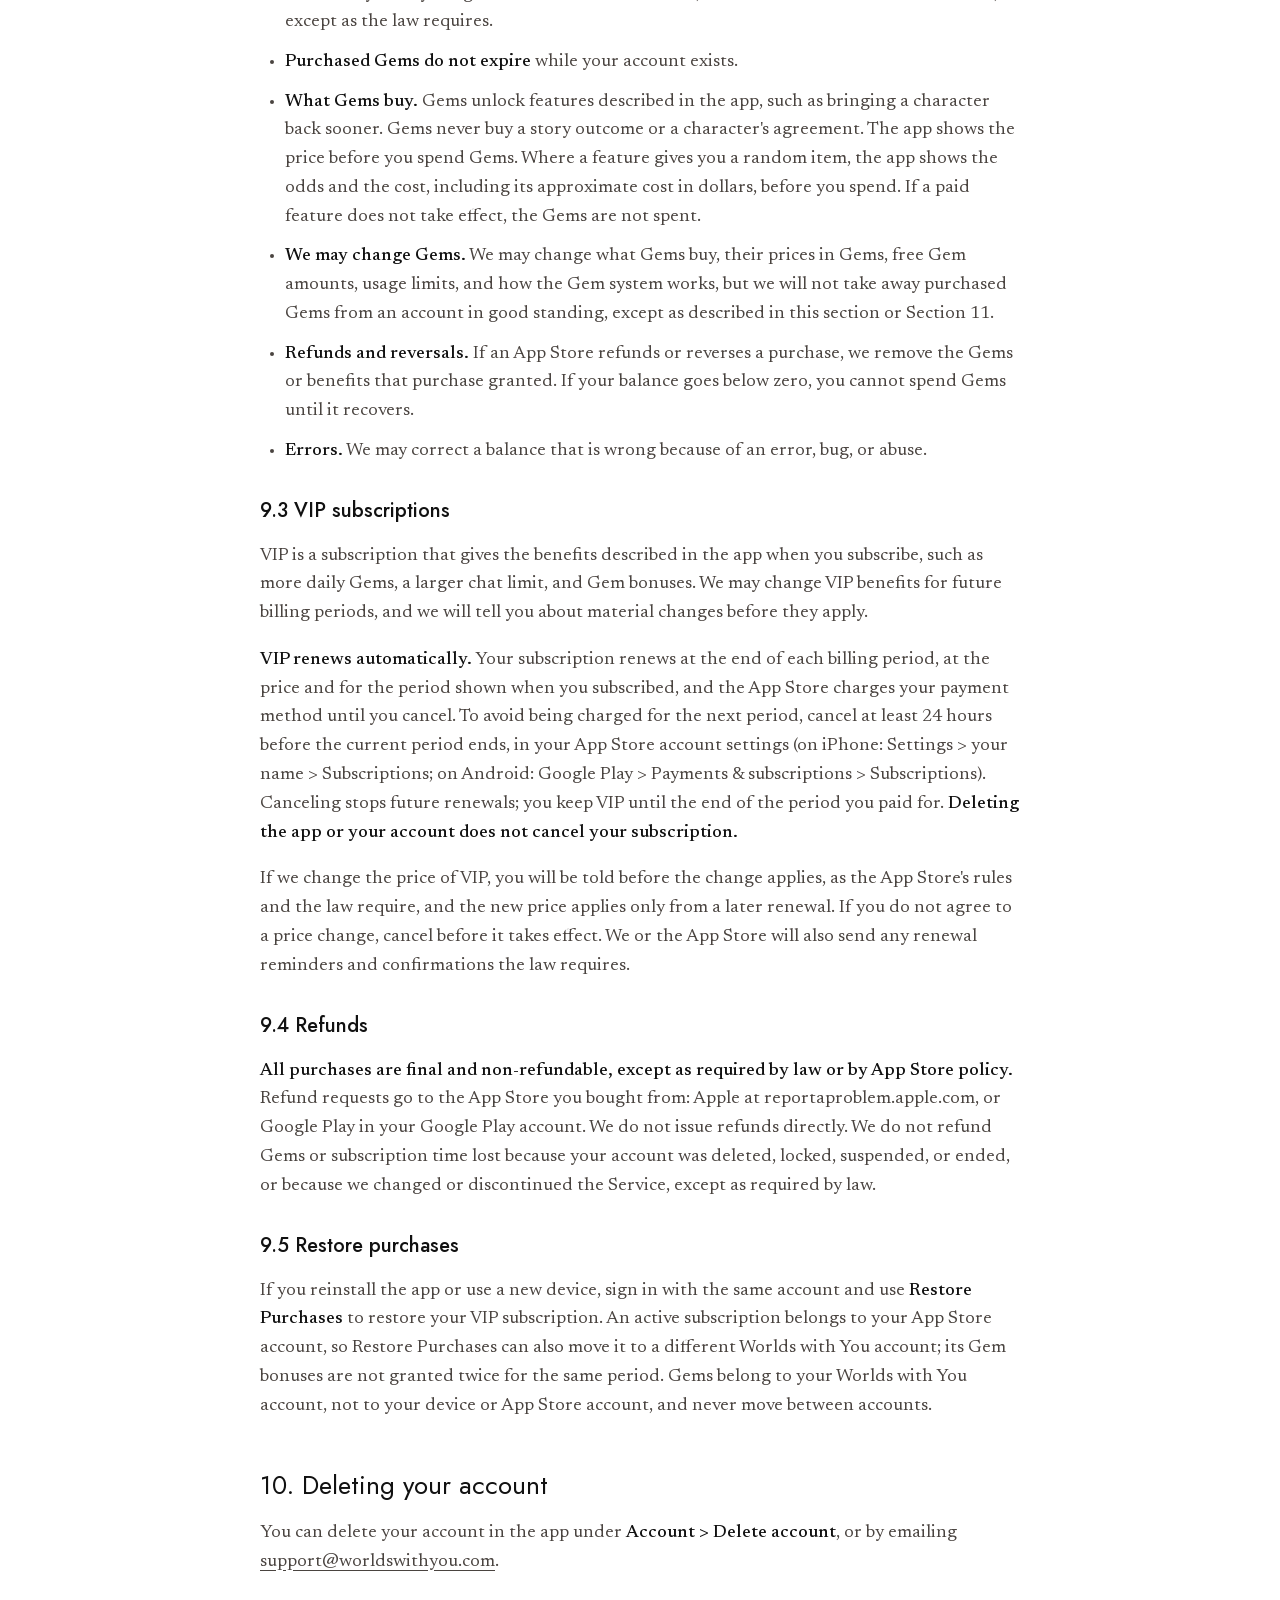
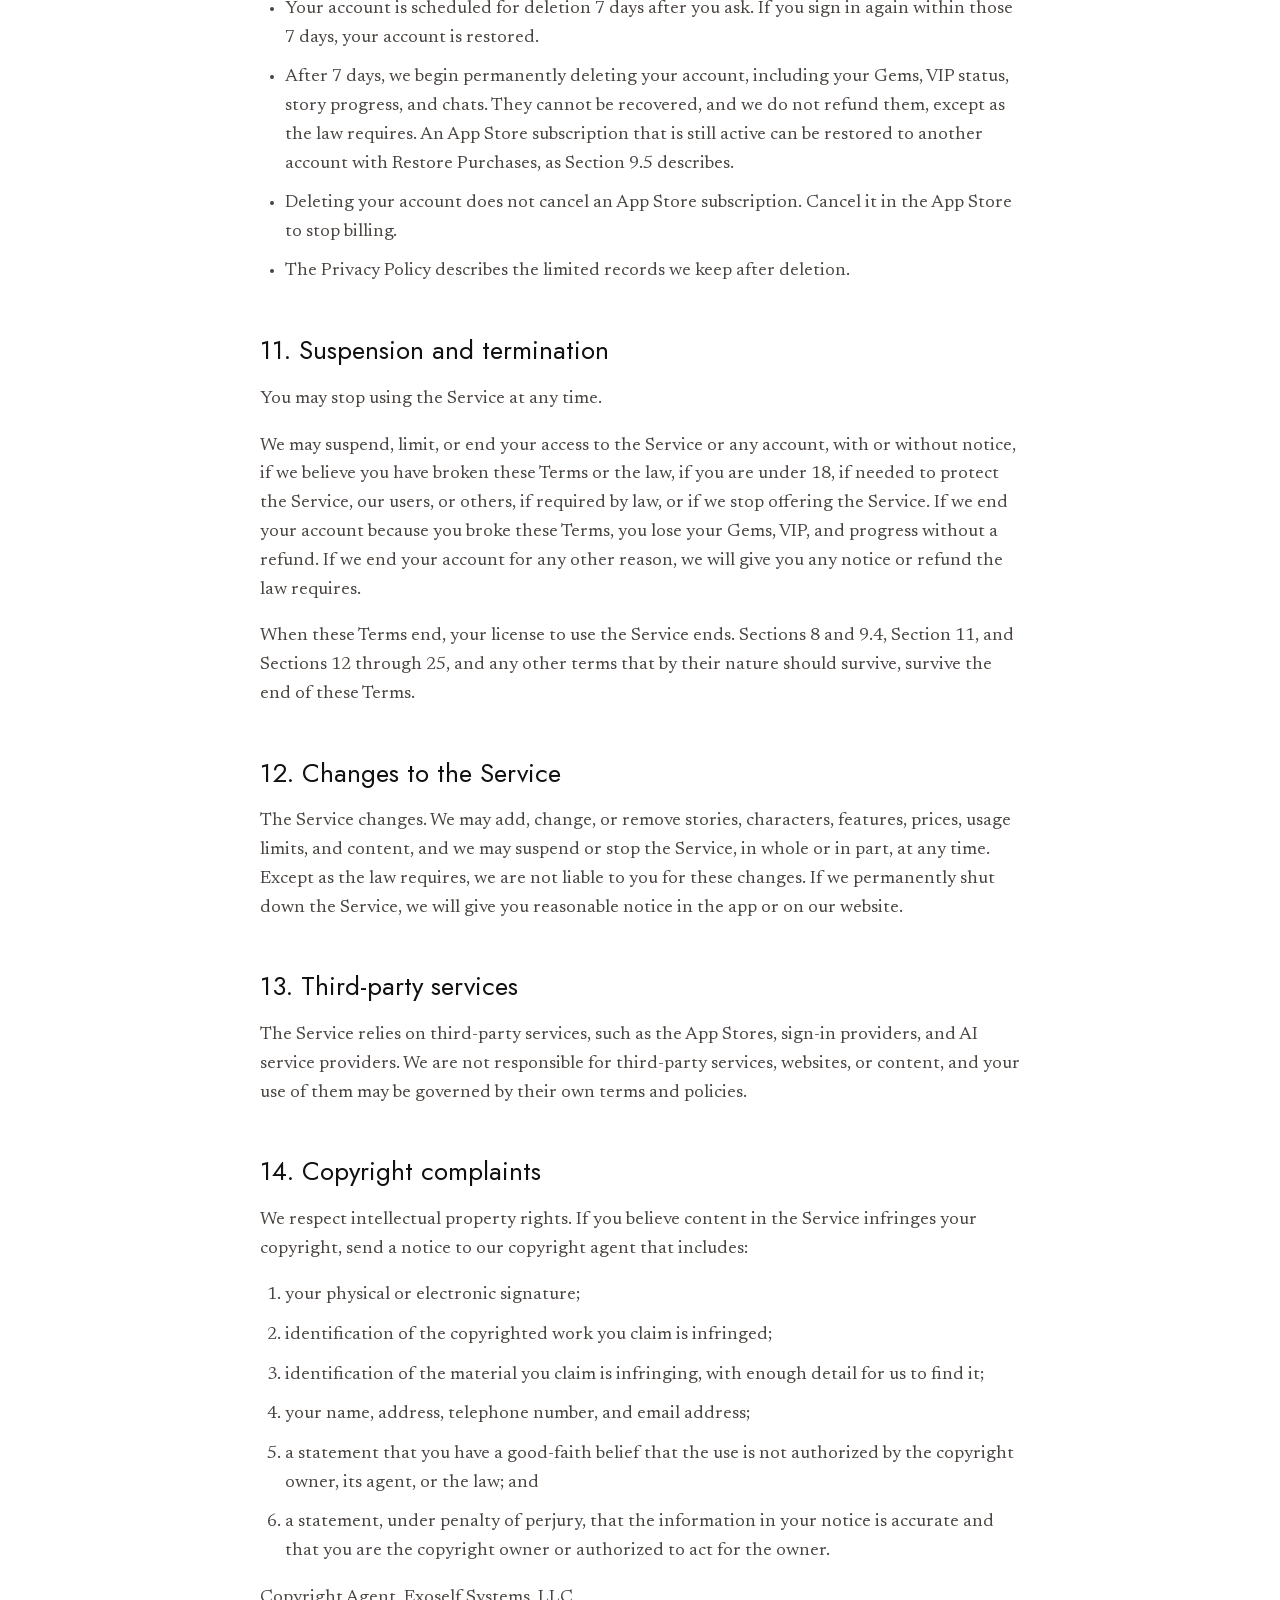
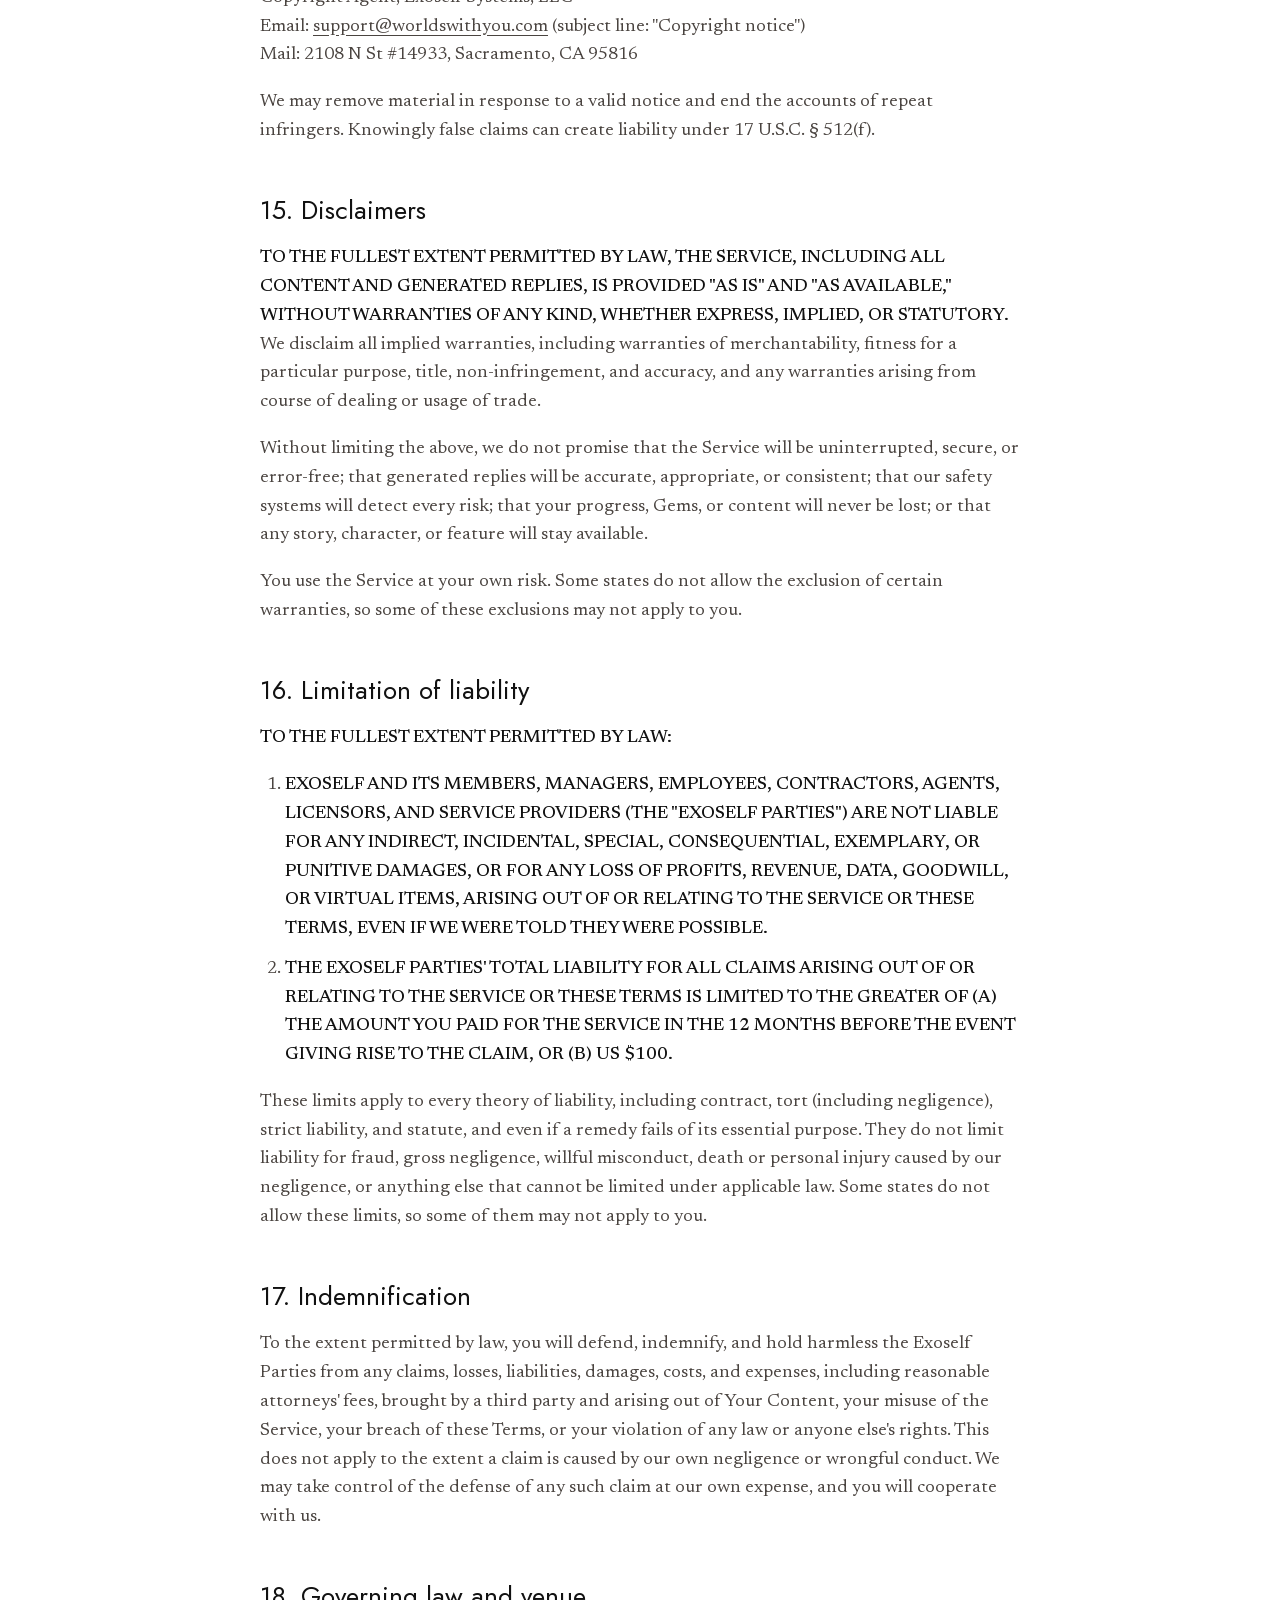
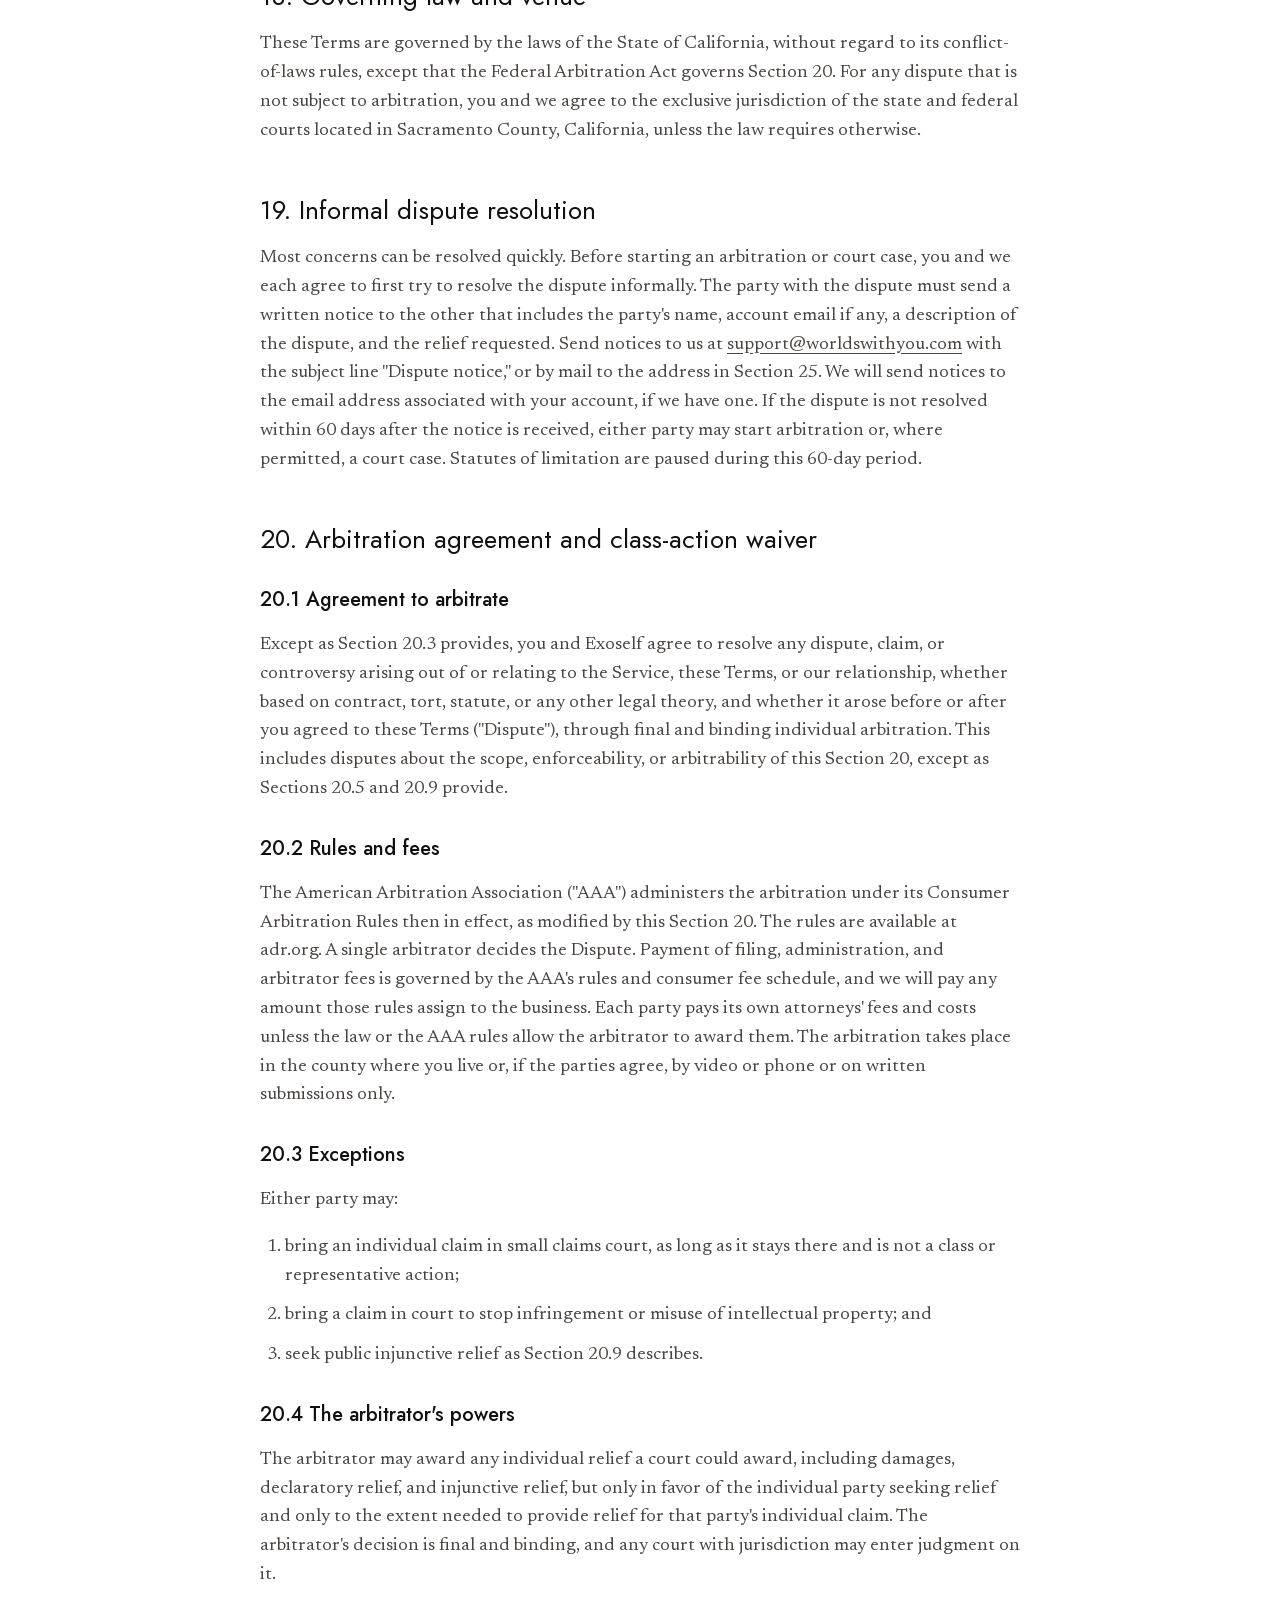
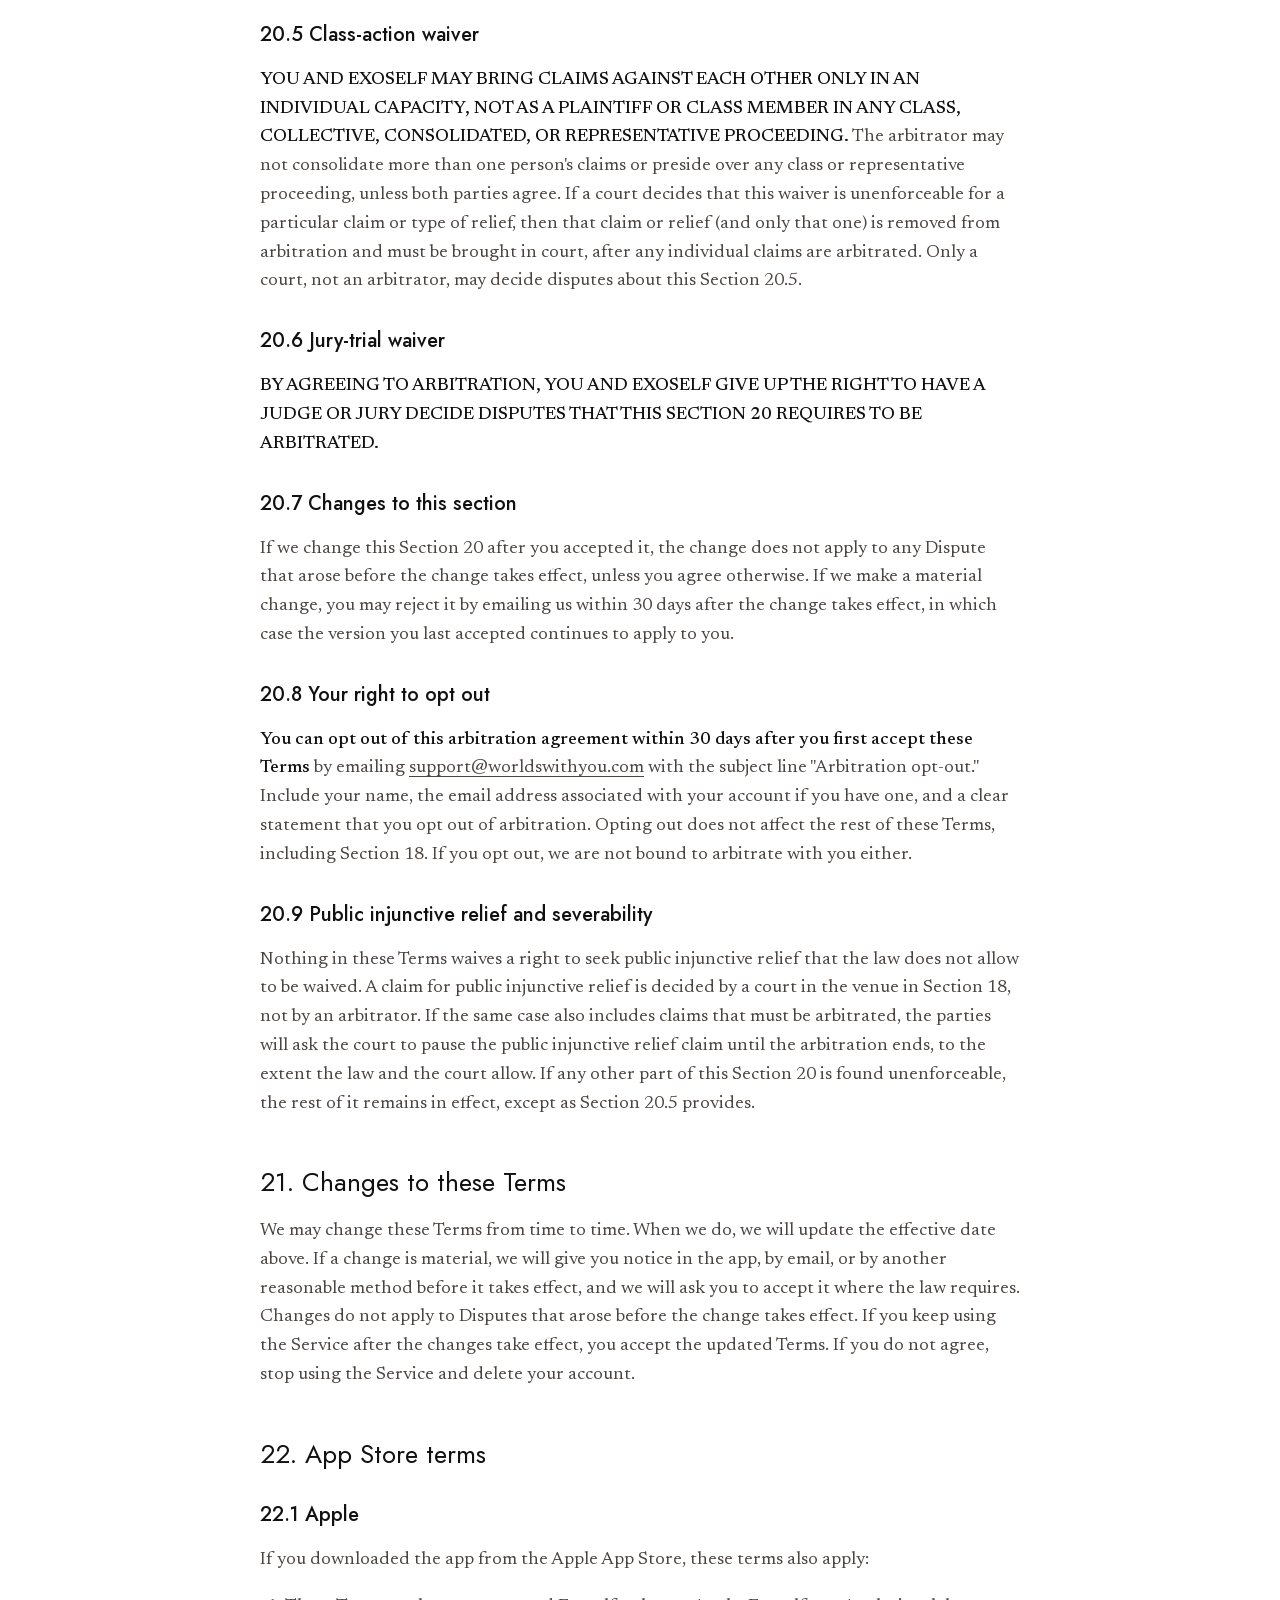
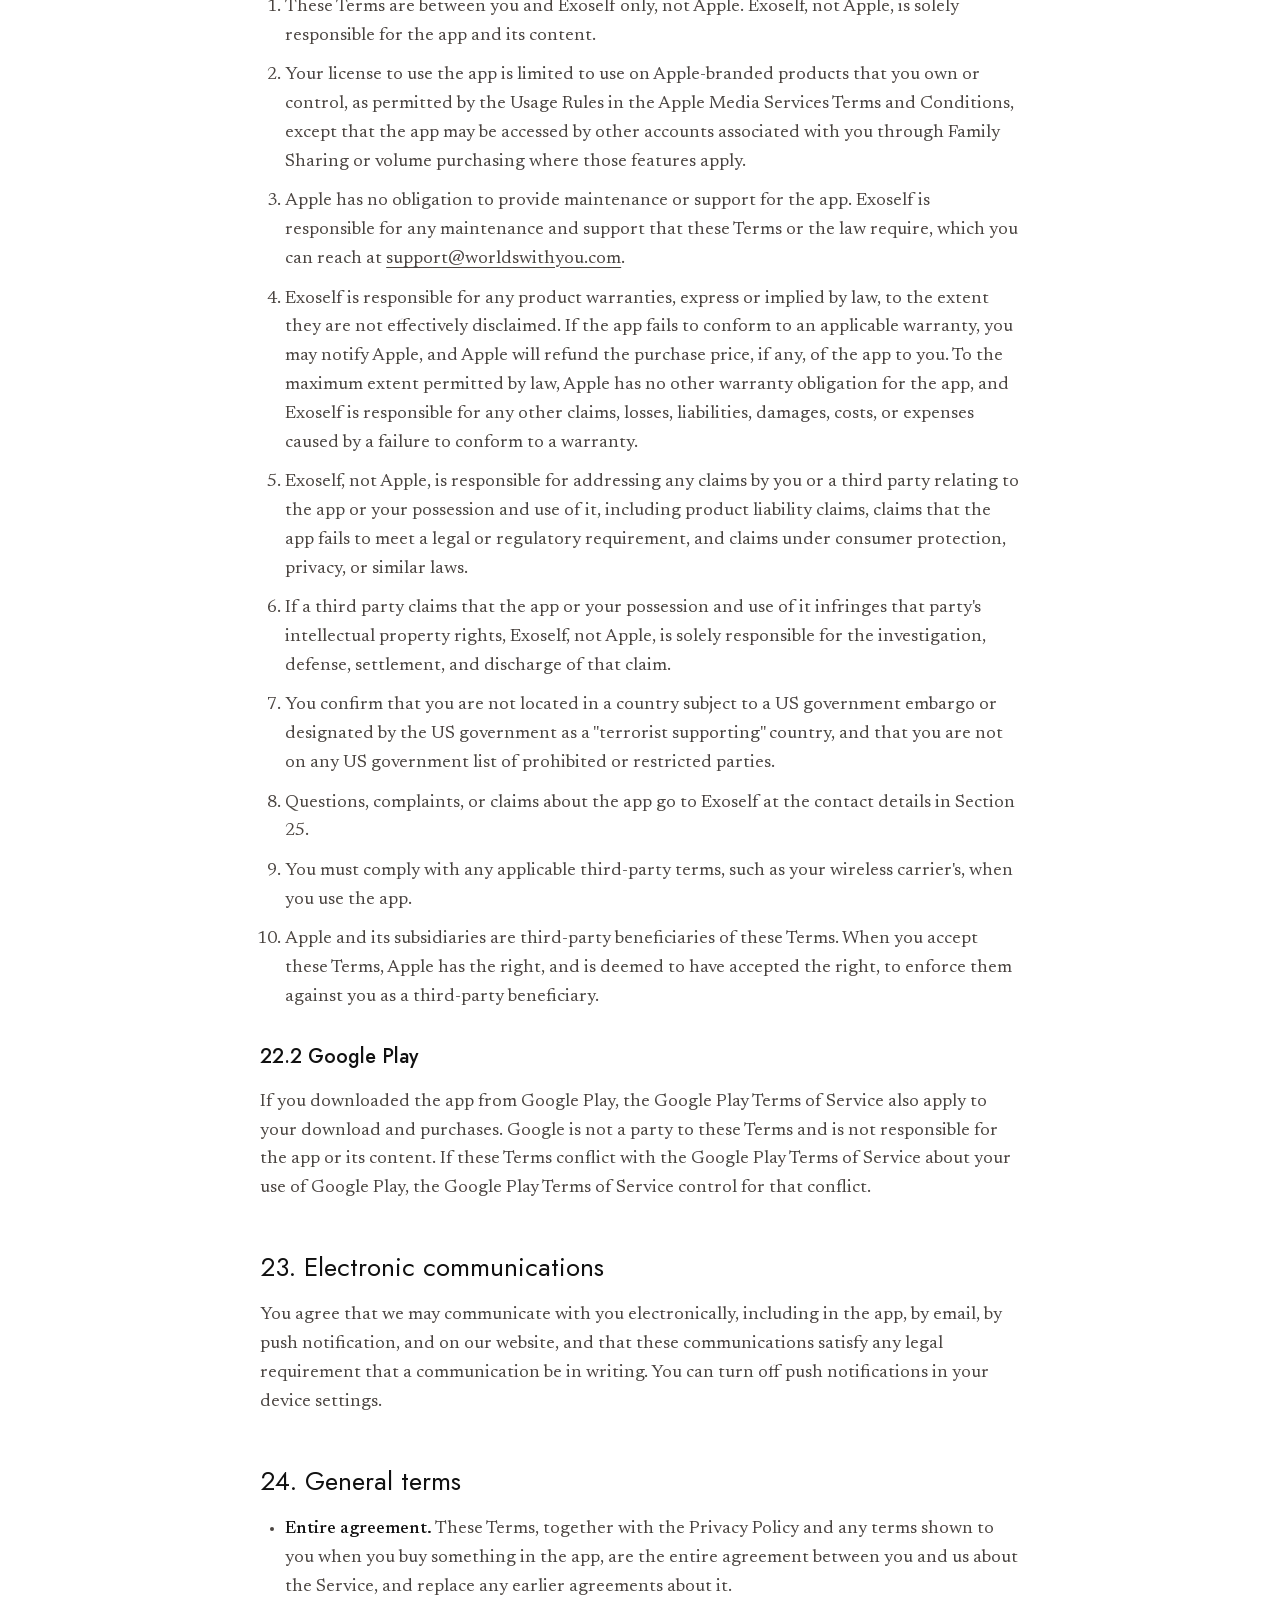
<file: public/terms/index.html>
<!doctype html><html lang="en"><head><meta charset="utf-8"><meta name="viewport" content="width=device-width, initial-scale=1"><title>Terms of Service — Worlds with You</title><meta name="description" content="The terms that govern your use of the Worlds with You app and website."><meta name="theme-color" content="#131020"><link rel="canonical" href="https://worldswithyou.com/terms/"><link rel="icon" href="../assets/favicon.svg" type="image/svg+xml"><link rel="stylesheet" href="../assets/styles.css"></head><body><a class="skip-link" href="#main">Skip to content</a><header class="site-header wrap"><a class="wordmark" href="../">Worlds <em>with</em> You<span class="brand-star" aria-hidden="true">✧</span></a><nav aria-label="Main navigation"><a class="nav-contact" href="../">Back to the worlds <span aria-hidden="true">↗</span></a></nav></header><main id="main" class="wrap legal-main"><p class="eyebrow">Effective: September 27, 2026</p><h1>Worlds with You Terms of Service</h1><div class="legal-copy">
<p><strong>PLEASE READ THESE TERMS CAREFULLY. SECTION 20 REQUIRES YOU AND US TO RESOLVE MOST DISPUTES
THROUGH BINDING INDIVIDUAL ARBITRATION INSTEAD OF IN COURT, AND IT WAIVES YOUR RIGHT TO A JURY
TRIAL AND TO TAKE PART IN A CLASS ACTION. YOU CAN OPT OUT OF ARBITRATION WITHIN 30 DAYS, AS
SECTION 20.8 EXPLAINS.</strong></p>
<p><strong>THE CHARACTERS IN WORLDS WITH YOU ARE AI, NOT REAL PEOPLE. WORLDS WITH YOU IS NOT A CRISIS
SERVICE. IF YOU ARE IN CRISIS OR THINKING ABOUT HARMING YOURSELF, CALL OR TEXT 988 (THE 988
SUICIDE &amp; CRISIS LIFELINE). IF YOU ARE IN IMMEDIATE DANGER, CALL 911.</strong></p>
<h2 id="1-about-these-terms">1. About these terms</h2>
<p>These Terms of Service ("Terms") are an agreement between you and Exoself Systems, LLC
("Exoself," "we," "us," or "our"). They govern your use of the Worlds with You mobile app, our
website at worldswithyou.com, and related services (together, the "Service").</p>
<p>You accept these Terms when you agree to them in the app, such as when you sign in, or, if you
have not done that, when you use the Service after being shown a link to them. If you do not agree,
do not use the Service.</p>
<p>Our <a href="../privacy/">Privacy Policy</a> explains how we collect, use, and share information about
you. It is part of these Terms. If these Terms and the Privacy Policy describe our handling of your
information differently, the Privacy Policy controls.</p>
<h2 id="2-who-can-use-the-service">2. Who can use the Service</h2>
<ul>
<li><strong>You must be 18 or older.</strong> The Service is for adults only. By using it, you confirm that you
  are at least 18 and can form a binding contract.</li>
<li><strong>United States only.</strong> We offer the Service only in the United States. You may not use it where
  it is prohibited by law.</li>
<li><strong>Legal eligibility.</strong> You may not use the Service if you are barred from receiving it under US
  law, or if we have previously ended your account for breaking these Terms, unless we agree
  otherwise in writing.</li>
</ul>
<h2 id="3-your-account">3. Your account</h2>
<h3 id="31-playing-before-you-sign-in">3.1 Playing before you sign in</h3>
<p>You can start playing stories without signing in. We create a guest account for your device so
your progress can be saved. Guest progress is tied to that device and can be lost, for example if
you delete the app, reset your device, or your guest session ends. Signing in lets you keep your
progress, though some guest progress may not carry over to an account that already has progress
in the same story.</p>
<h3 id="32-signing-in">3.2 Signing in</h3>
<p>You need to sign in with Google or Apple, where available, to chat with characters or make
purchases. Your sign-in provider's own terms govern your account with that provider. Before your
first chat message, we ask you to confirm that you are 18 or older and that you understand the
Service is fiction generated by AI.</p>
<h3 id="33-keeping-your-account-secure">3.3 Keeping your account secure</h3>
<p>You are responsible for your account and for everything done through it. Keep your device and
sign-in credentials secure, and tell us at <a href="mailto:support@worldswithyou.com">support@worldswithyou.com</a> if you believe someone has
used your account without permission. Accounts are personal: do not sell, transfer, or share your
account.</p>
<h2 id="4-ai-characters-and-fiction">4. AI characters and fiction</h2>
<ul>
<li><strong>The characters are AI.</strong> Characters' replies are generated by artificial intelligence, not
  written by a person in real time. The app tells you this before the first message in each chat
  on each day, including a message a character sends first, and again before the next message once
  3 hours have passed since the last notice.</li>
<li><strong>The stories are fiction.</strong> Characters, events, and relationships in the Service are
  fictional. A character may seem to have feelings, memories, or intentions, but it is software.
  Any resemblance to real people or events is unintended.</li>
<li><strong>AI makes mistakes.</strong> Generated replies can be inaccurate, inconsistent, surprising, or
  inappropriate, and characters may contradict themselves or forget things. Do not rely on anything
  a character says as fact.</li>
<li><strong>No professional advice.</strong> Nothing in the Service is medical, mental-health, legal, financial,
  or other professional advice. Talk to a qualified professional about those matters.</li>
<li><strong>Companion chatbots may not be suitable for some minors.</strong> This is one of the reasons the
  Service is for adults only.</li>
</ul>
<h2 id="5-not-a-crisis-service">5. Not a crisis service</h2>
<p>The Service is entertainment. It is not a crisis, emergency, counseling, or therapy service, and
characters are not a substitute for real people who can help you.</p>
<p>We use automated systems to look for messages that suggest a risk of suicide or self-harm. When a
message is flagged, we show crisis resources, such as the 988 Suicide &amp; Crisis Lifeline, and the
character's reply changes. These systems are imperfect: they can miss messages or flag messages
that are not about a crisis, and a message may be delivered without a check if our safety
providers are unavailable. A flag does not mean that anyone will contact you or send help. We
publish details of our crisis protocol on our website, worldswithyou.com. Nothing in these Terms
limits the safety measures the law requires us to provide.</p>
<p><strong>If you are in crisis, call or text 988, or chat at 988lifeline.org. If you are in immediate
danger, call 911.</strong></p>
<h2 id="6-safety-features-and-the-under-18-lock">6. Safety features and the under-18 lock</h2>
<ul>
<li><strong>Under-18 lock.</strong> If Apple or Google tells us you are a minor, or a message on your account
  clearly states that you are under 18, we lock your account. A locked account cannot play stories,
  chat, or make purchases, and we may lock later accounts that use the same sign-in, as the Privacy
  Policy describes. A lock set by a message is lifted only by a support review. If you believe your
  account was locked by mistake, email <a href="mailto:support@worldswithyou.com">support@worldswithyou.com</a>.</li>
<li><strong>Content limits.</strong> Stories and characters stay within our content limits. Romance, flirting,
  and kissing are part of the Service, but explicit sexual content is not. When a conversation goes
  past our limits, a character will move the moment offscreen or change the subject.</li>
<li><strong>Automated checks.</strong> We check messages and generated replies automatically, and a character's
  reply may change or be withheld as a result.</li>
</ul>
<h2 id="7-rules-for-using-the-service">7. Rules for using the Service</h2>
<p>You agree not to, and not to help or allow anyone else to:</p>
<ol>
<li>use the Service if you are under 18, or let a minor use your account or device to access it;</li>
<li>create, request, or share any content that sexualizes minors, including content that describes
   or depicts a character as a minor in a sexual or romantic context, or attempt to get the Service
   to produce such content;</li>
<li>use the Service to break any law, or to create, request, or share content that is illegal,
   including content that infringes someone else's rights;</li>
<li>harass, threaten, stalk, defame, or abuse anyone, including our staff, or use the Service to
   plan or promote violence or harm to others;</li>
<li>include other people's personal information in your messages without the right to share it;</li>
<li>try to get around our safety systems, content limits, age checks, usage limits, or account
   locks, for example by using prompts designed to make characters ignore their instructions;</li>
<li>try to extract our system instructions, prompts, models, story content, or the data of other
   users;</li>
<li>scrape, crawl, or collect data from the Service by automated means, or access it through any
   interface other than the ones we provide;</li>
<li>copy, modify, distribute, sell, or lease any part of the Service, or reverse engineer,
   decompile, or disassemble the app or try to derive its source code, except where the law allows
   it despite this restriction;</li>
<li>use the Service or its output to build or train a competing product or AI model;</li>
<li>interfere with the Service's operation or security, including by uploading malware, probing
    for vulnerabilities without our permission, or overloading our systems;</li>
<li>impersonate anyone, misrepresent your age, or create accounts in bulk or by automated means;</li>
<li>buy, sell, trade, or transfer Gems, accounts, or other virtual items outside the Service, or
    exploit bugs to obtain them; or</li>
<li>use the Service for any commercial purpose without our written permission.</li>
</ol>
<p>We may investigate breaches of these rules and take any action we consider appropriate, including
removing content, changing a character's reply, and suspending or ending accounts.</p>
<h2 id="8-content">8. Content</h2>
<h3 id="81-your-content">8.1 Your content</h3>
<p>"Your Content" means the messages you send, the choices you make, and anything else you submit to
the Service, including reports, feedback, and support requests. You keep any rights you have in
Your Content.</p>
<p>You give us a non-exclusive, royalty-free, worldwide, fully paid license, with the right to
sublicense to our service providers, to host, store, copy, process, transmit, adapt, and display
Your Content to operate, provide, secure, and improve the Service, to comply with law, and to
enforce these Terms, in each case consistent with the Privacy Policy. This license lasts as long as
we hold Your Content under the Privacy Policy.</p>
<p>This license has limits that the Privacy Policy also promises. We do not use your chats to train AI
models. We do not use your private conversations or choices to create content for other players.
We do not use the content of your chats for advertising or to promote the Service.</p>
<p>You confirm that you have the rights needed to give us this license, and that Your Content does not
break these Terms or the law.</p>
<h3 id="82-our-content">8.2 Our content</h3>
<p>The Service, including its software, stories, characters, artwork, text, music, trademarks, and the
replies it generates for you, is owned by Exoself or our licensors to the extent those rights
exist, and is protected by intellectual property laws. Your Content is not part of this. Except for
the limited rights these Terms give you, we and our licensors keep all rights in the Service.</p>
<p>Subject to these Terms, we give you a personal, limited, non-exclusive, non-transferable,
non-sublicensable, revocable license to download and use the app on devices you own or control, and
to use the Service, for your own personal, non-commercial entertainment. You may share short
excerpts of your own conversations for personal, non-commercial purposes, as long as you do not
suggest that we endorse you.</p>
<h3 id="83-feedback">8.3 Feedback</h3>
<p>If you send us ideas, suggestions, or other feedback about the Service, we may use that feedback
for any purpose, including to improve and promote the Service, without paying or crediting you.
Feedback does not include your chats or story choices, and this section does not expand how we use
any personal information, which the Privacy Policy governs.</p>
<h3 id="84-monitoring-and-removal">8.4 Monitoring and removal</h3>
<p>Except for the safety measures the law requires, we are not required to monitor the Service. We
may block, change, or remove any content, including generated replies, for any reason, including
to enforce these Terms or keep the Service safe. When we review your content, we do so as the
Privacy Policy describes.</p>
<h2 id="9-gems-vip-and-purchases">9. Gems, VIP, and purchases</h2>
<h3 id="91-buying-through-the-app-stores">9.1 Buying through the app stores</h3>
<p>You buy Gems and VIP subscriptions through the Apple App Store or Google Play (each an "App
Store"). The App Store processes your payment under its own terms, and you pay the price shown at
checkout, plus any applicable taxes. We do not receive your payment card details.</p>
<h3 id="92-gems">9.2 Gems</h3>
<p>Gems are a virtual currency you can use only in the Service. You may receive Gems by buying them,
as a welcome gift, as a daily claim, or with VIP.</p>
<ul>
<li><strong>Gems are a license, not property.</strong> Gems give you a limited, personal, revocable,
  non-transferable license to use them for features in the Service. You do not own Gems, and they
  are not money, a deposit, or a financial instrument.</li>
<li><strong>No cash value.</strong> Gems have no monetary value. You cannot cash them out, exchange them for real
  money or anything of value outside the Service, or transfer them to another account, except as
  the law requires.</li>
<li><strong>Purchased Gems do not expire</strong> while your account exists.</li>
<li><strong>What Gems buy.</strong> Gems unlock features described in the app, such as bringing a character back
  sooner. Gems never buy a story outcome or a character's agreement. The app shows the price before
  you spend Gems. Where a feature gives you a random item, the app shows the odds and the cost,
  including its approximate cost in dollars, before you spend.
  If a paid feature does not take effect, the Gems are not spent.</li>
<li><strong>We may change Gems.</strong> We may change what Gems buy, their prices in Gems, free Gem amounts,
  usage limits, and how the Gem system works, but we will not take away purchased Gems from an
  account in good standing, except as described in this section or Section 11.</li>
<li><strong>Refunds and reversals.</strong> If an App Store refunds or reverses a purchase, we remove the Gems or
  benefits that purchase granted. If your balance goes below zero, you cannot spend Gems until it
  recovers.</li>
<li><strong>Errors.</strong> We may correct a balance that is wrong because of an error, bug, or abuse.</li>
</ul>
<h3 id="93-vip-subscriptions">9.3 VIP subscriptions</h3>
<p>VIP is a subscription that gives the benefits described in the app when you subscribe, such as
more daily Gems, a larger chat limit, and Gem bonuses. We may change VIP benefits for future billing
periods, and we will tell you about material changes before they apply.</p>
<p><strong>VIP renews automatically.</strong> Your subscription renews at the end of each billing period, at the
price and for the period shown when you subscribed, and the App Store charges your payment method
until you cancel. To avoid being charged for the next period, cancel at least 24 hours before the
current period ends, in your App Store account settings (on iPhone: Settings &gt; your name &gt;
Subscriptions; on Android: Google Play &gt; Payments &amp; subscriptions &gt; Subscriptions). Canceling stops
future renewals; you keep VIP until the end of the period you paid for. <strong>Deleting the app or your
account does not cancel your subscription.</strong></p>
<p>If we change the price of VIP, you will be told before the change applies, as the App Store's
rules and the law require, and the new price applies only from a later renewal. If you do not agree
to a price change, cancel before it takes effect. We or the App Store will also send any renewal
reminders and confirmations the law requires.</p>
<h3 id="94-refunds">9.4 Refunds</h3>
<p><strong>All purchases are final and non-refundable, except as required by law or by App Store policy.</strong>
Refund requests go to the App Store you bought from: Apple at reportaproblem.apple.com, or Google
Play in your Google Play account. We do not issue refunds directly. We do not refund Gems or
subscription time lost because your account was deleted, locked, suspended, or ended, or because we
changed or discontinued the Service, except as required by law.</p>
<h3 id="95-restore-purchases">9.5 Restore purchases</h3>
<p>If you reinstall the app or use a new device, sign in with the same account and use <strong>Restore
Purchases</strong> to restore your VIP subscription. An active subscription belongs to your App Store
account, so Restore Purchases can also move it to a different Worlds with You account; its Gem
bonuses are not granted twice for the same period. Gems belong to your Worlds with You account, not
to your device or App Store account, and never move between accounts.</p>
<h2 id="10-deleting-your-account">10. Deleting your account</h2>
<p>You can delete your account in the app under <strong>Account &gt; Delete account</strong>, or by emailing
<a href="mailto:support@worldswithyou.com">support@worldswithyou.com</a>.</p>
<ul>
<li>Your account is scheduled for deletion 7 days after you ask. If you sign in again within those 7
  days, your account is restored.</li>
<li>After 7 days, we begin permanently deleting your account, including your Gems, VIP status,
  story progress, and chats. They cannot be recovered, and we do not refund them, except as the law
  requires. An App Store subscription that is still active can be restored to another account with
  Restore Purchases, as Section 9.5 describes.</li>
<li>Deleting your account does not cancel an App Store subscription. Cancel it in the App Store to
  stop billing.</li>
<li>The Privacy Policy describes the limited records we keep after deletion.</li>
</ul>
<h2 id="11-suspension-and-termination">11. Suspension and termination</h2>
<p>You may stop using the Service at any time.</p>
<p>We may suspend, limit, or end your access to the Service or any account, with or without notice,
if we believe you have broken these Terms or the law, if you are under 18, if needed to protect
the Service, our users, or others, if required by law, or if we stop offering the Service. If we
end your account because you broke these Terms, you lose your Gems, VIP, and progress without a
refund. If we end your account for any other reason, we will give you any notice or refund the
law requires.</p>
<p>When these Terms end, your license to use the Service ends. Sections 8 and 9.4, Section 11, and
Sections 12 through 25, and any other terms that by their nature should survive, survive the end
of these Terms.</p>
<h2 id="12-changes-to-the-service">12. Changes to the Service</h2>
<p>The Service changes. We may add, change, or remove stories, characters, features, prices, usage
limits, and content, and we may suspend or stop the Service, in whole or in part, at any time.
Except as the law requires, we are not liable to you for these changes. If we permanently shut down the Service, we will give you
reasonable notice in the app or on our website.</p>
<h2 id="13-third-party-services">13. Third-party services</h2>
<p>The Service relies on third-party services, such as the App Stores, sign-in providers, and AI
service providers. We are not responsible for third-party services, websites, or content, and your
use of them may be governed by their own terms and policies.</p>
<h2 id="14-copyright-complaints">14. Copyright complaints</h2>
<p>We respect intellectual property rights. If you believe content in the Service infringes your
copyright, send a notice to our copyright agent that includes:</p>
<ol>
<li>your physical or electronic signature;</li>
<li>identification of the copyrighted work you claim is infringed;</li>
<li>identification of the material you claim is infringing, with enough detail for us to find it;</li>
<li>your name, address, telephone number, and email address;</li>
<li>a statement that you have a good-faith belief that the use is not authorized by the copyright
   owner, its agent, or the law; and</li>
<li>a statement, under penalty of perjury, that the information in your notice is accurate and that
   you are the copyright owner or authorized to act for the owner.</li>
</ol>
<p>Copyright Agent, Exoself Systems, LLC<br>
Email: <a href="mailto:support@worldswithyou.com">support@worldswithyou.com</a> (subject line: "Copyright notice")<br>
Mail: 2108 N St #14933, Sacramento, CA 95816</p>
<p>We may remove material in response to a valid notice and end the accounts of repeat infringers.
Knowingly false claims can create liability under 17 U.S.C. § 512(f).</p>
<h2 id="15-disclaimers">15. Disclaimers</h2>
<p><strong>TO THE FULLEST EXTENT PERMITTED BY LAW, THE SERVICE, INCLUDING ALL CONTENT AND GENERATED
REPLIES, IS PROVIDED "AS IS" AND "AS AVAILABLE," WITHOUT WARRANTIES OF ANY KIND, WHETHER EXPRESS,
IMPLIED, OR STATUTORY.</strong> We disclaim all implied warranties, including warranties of
merchantability, fitness for a particular purpose, title, non-infringement, and accuracy, and any
warranties arising from course of dealing or usage of trade.</p>
<p>Without limiting the above, we do not promise that the Service will be uninterrupted, secure, or
error-free; that generated replies will be accurate, appropriate, or consistent; that our safety
systems will detect every risk; that your progress, Gems, or content will never be lost; or that
any story, character, or feature will stay available.</p>
<p>You use the Service at your own risk. Some states do not allow the exclusion of certain
warranties, so some of these exclusions may not apply to you.</p>
<h2 id="16-limitation-of-liability">16. Limitation of liability</h2>
<p><strong>TO THE FULLEST EXTENT PERMITTED BY LAW:</strong></p>
<ol>
<li><strong>EXOSELF AND ITS MEMBERS, MANAGERS, EMPLOYEES, CONTRACTORS, AGENTS, LICENSORS, AND SERVICE
   PROVIDERS (THE "EXOSELF PARTIES") ARE NOT LIABLE FOR ANY INDIRECT, INCIDENTAL, SPECIAL,
   CONSEQUENTIAL, EXEMPLARY, OR PUNITIVE DAMAGES, OR FOR ANY LOSS OF PROFITS, REVENUE, DATA,
   GOODWILL, OR VIRTUAL ITEMS, ARISING OUT OF OR RELATING TO THE SERVICE OR THESE TERMS, EVEN IF WE
   WERE TOLD THEY WERE POSSIBLE.</strong></li>
<li><strong>THE EXOSELF PARTIES' TOTAL LIABILITY FOR ALL CLAIMS ARISING OUT OF OR RELATING TO THE SERVICE
   OR THESE TERMS IS LIMITED TO THE GREATER OF (A) THE AMOUNT YOU PAID FOR THE SERVICE IN THE 12
   MONTHS BEFORE THE EVENT GIVING RISE TO THE CLAIM, OR (B) US $100.</strong></li>
</ol>
<p>These limits apply to every theory of liability, including contract, tort (including negligence),
strict liability, and statute, and even if a remedy fails of its essential purpose. They do not
limit liability for fraud, gross negligence, willful misconduct, death or personal injury caused by
our negligence, or anything else that cannot be limited under applicable law. Some states do not
allow these limits, so some of them may not apply to you.</p>
<h2 id="17-indemnification">17. Indemnification</h2>
<p>To the extent permitted by law, you will defend, indemnify, and hold harmless the Exoself Parties
from any claims, losses, liabilities, damages, costs, and expenses, including reasonable attorneys'
fees, brought by a third party and arising out of Your Content, your misuse of the Service, your
breach of these Terms, or your violation of any law or anyone else's rights. This does not apply to
the extent a claim is caused by our own negligence or wrongful conduct. We may take control of
the defense of any such claim at our own expense, and you will cooperate with us.</p>
<h2 id="18-governing-law-and-venue">18. Governing law and venue</h2>
<p>These Terms are governed by the laws of the State of California, without regard to its
conflict-of-laws rules, except that the Federal Arbitration Act governs Section 20. For any dispute
that is not subject to arbitration, you and we agree to the exclusive jurisdiction of the state and
federal courts located in Sacramento County, California, unless the law requires otherwise.</p>
<h2 id="19-informal-dispute-resolution">19. Informal dispute resolution</h2>
<p>Most concerns can be resolved quickly. Before starting an arbitration or court case, you and we
each agree to first try to resolve the dispute informally. The party with the dispute must send a
written notice to the other that includes the party's name, account email if any, a description of
the dispute, and the relief requested. Send notices to us at <a href="mailto:support@worldswithyou.com">support@worldswithyou.com</a> with the
subject line "Dispute notice," or by mail to the address in Section 25. We will send notices to the
email address associated with your account, if we have one. If the dispute is not resolved within
60 days after the notice is received, either party may start arbitration or, where permitted, a
court case. Statutes of limitation are paused during this 60-day period.</p>
<h2 id="20-arbitration-agreement-and-class-action-waiver">20. Arbitration agreement and class-action waiver</h2>
<h3 id="201-agreement-to-arbitrate">20.1 Agreement to arbitrate</h3>
<p>Except as Section 20.3 provides, you and Exoself agree to resolve any dispute, claim, or
controversy arising out of or relating to the Service, these Terms, or our relationship, whether
based on contract, tort, statute, or any other legal theory, and whether it arose before or after
you agreed to these Terms ("Dispute"), through final and binding individual arbitration. This
includes disputes about the scope, enforceability, or arbitrability of this Section 20, except as
Sections 20.5 and 20.9 provide.</p>
<h3 id="202-rules-and-fees">20.2 Rules and fees</h3>
<p>The American Arbitration Association ("AAA") administers the arbitration under its Consumer
Arbitration Rules then in effect, as modified by this Section 20. The rules are available at
adr.org. A single arbitrator decides the Dispute. Payment of filing, administration, and arbitrator
fees is governed by the AAA's rules and consumer fee schedule, and we will pay any amount those
rules assign to the business. Each party pays its own attorneys' fees and costs unless the law or
the AAA rules allow the arbitrator to award them. The arbitration takes place in the county where
you live or, if the parties agree, by video or phone or on written submissions only.</p>
<h3 id="203-exceptions">20.3 Exceptions</h3>
<p>Either party may:</p>
<ol>
<li>bring an individual claim in small claims court, as long as it stays there and is not a class
   or representative action;</li>
<li>bring a claim in court to stop infringement or misuse of intellectual property; and</li>
<li>seek public injunctive relief as Section 20.9 describes.</li>
</ol>
<h3 id="204-the-arbitrators-powers">20.4 The arbitrator's powers</h3>
<p>The arbitrator may award any individual relief a court could award, including damages, declaratory
relief, and injunctive relief, but only in favor of the individual party seeking relief and only to
the extent needed to provide relief for that party's individual claim. The arbitrator's decision is
final and binding, and any court with jurisdiction may enter judgment on it.</p>
<h3 id="205-class-action-waiver">20.5 Class-action waiver</h3>
<p><strong>YOU AND EXOSELF MAY BRING CLAIMS AGAINST EACH OTHER ONLY IN AN INDIVIDUAL CAPACITY, NOT AS A
PLAINTIFF OR CLASS MEMBER IN ANY CLASS, COLLECTIVE, CONSOLIDATED, OR REPRESENTATIVE PROCEEDING.</strong>
The arbitrator may not consolidate more than one person's claims or preside over any class or
representative proceeding, unless both parties agree. If a court decides that this waiver is
unenforceable for a particular claim or type of relief, then that claim or relief (and only that
one) is removed from arbitration and must be brought in court, after any individual claims are
arbitrated. Only a court, not an arbitrator, may decide disputes about this Section 20.5.</p>
<h3 id="206-jury-trial-waiver">20.6 Jury-trial waiver</h3>
<p><strong>BY AGREEING TO ARBITRATION, YOU AND EXOSELF GIVE UP THE RIGHT TO HAVE A JUDGE OR JURY DECIDE
DISPUTES THAT THIS SECTION 20 REQUIRES TO BE ARBITRATED.</strong></p>
<h3 id="207-changes-to-this-section">20.7 Changes to this section</h3>
<p>If we change this Section 20 after you accepted it, the change does not apply to any Dispute that
arose before the change takes effect, unless you agree otherwise. If we make a material change, you
may reject it by emailing us within 30 days after the change takes effect, in which case the
version you last accepted continues to apply to you.</p>
<h3 id="208-your-right-to-opt-out">20.8 Your right to opt out</h3>
<p><strong>You can opt out of this arbitration agreement within 30 days after you first accept these Terms</strong>
by emailing <a href="mailto:support@worldswithyou.com">support@worldswithyou.com</a> with the subject line "Arbitration opt-out." Include your
name, the email address associated with your account if you have one, and a clear statement that you opt out of
arbitration. Opting out does not affect the rest of these Terms, including Section 18. If you opt
out, we are not bound to arbitrate with you either.</p>
<h3 id="209-public-injunctive-relief-and-severability">20.9 Public injunctive relief and severability</h3>
<p>Nothing in these Terms waives a right to seek public injunctive relief that the law does not allow
to be waived. A claim for public injunctive relief is decided by a court in the venue in Section 18,
not by an arbitrator. If the same case also includes claims that must be arbitrated, the parties
will ask the court to pause the public injunctive relief claim until the arbitration ends, to the
extent the law and the court allow. If any other part of this Section 20 is found unenforceable, the rest of it remains in
effect, except as Section 20.5 provides.</p>
<h2 id="21-changes-to-these-terms">21. Changes to these Terms</h2>
<p>We may change these Terms from time to time. When we do, we will update the effective date above.
If a change is material, we will give you notice in the app, by email, or by another reasonable
method before it takes effect, and we will ask you to accept it where the law requires. Changes do
not apply to Disputes that arose before the change takes effect. If you keep using the Service after the
changes take effect, you accept the updated Terms. If you do not agree, stop using the Service and
delete your account.</p>
<h2 id="22-app-store-terms">22. App Store terms</h2>
<h3 id="221-apple">22.1 Apple</h3>
<p>If you downloaded the app from the Apple App Store, these terms also apply:</p>
<ol>
<li>These Terms are between you and Exoself only, not Apple. Exoself, not Apple, is solely
   responsible for the app and its content.</li>
<li>Your license to use the app is limited to use on Apple-branded products that you own or control,
   as permitted by the Usage Rules in the Apple Media Services Terms and Conditions, except that the
   app may be accessed by other accounts associated with you through Family Sharing or volume
   purchasing where those features apply.</li>
<li>Apple has no obligation to provide maintenance or support for the app. Exoself is responsible
   for any maintenance and support that these Terms or the law require, which you can reach at
   <a href="mailto:support@worldswithyou.com">support@worldswithyou.com</a>.</li>
<li>Exoself is responsible for any product warranties, express or implied by law, to the extent they
   are not effectively disclaimed. If the app fails to conform to an applicable warranty, you may notify Apple, and Apple will refund the
   purchase price, if any, of the app to you. To the maximum extent permitted by law, Apple has no
   other warranty obligation for the app, and Exoself is responsible for any other claims, losses,
   liabilities, damages, costs, or expenses caused by a failure to conform to a warranty.</li>
<li>Exoself, not Apple, is responsible for addressing any claims by you or a third party relating to
   the app or your possession and use of it, including product liability claims, claims that the
   app fails to meet a legal or regulatory requirement, and claims under consumer protection,
   privacy, or similar laws.</li>
<li>If a third party claims that the app or your possession and use of it infringes that party's
   intellectual property rights, Exoself, not Apple, is solely responsible for the investigation,
   defense, settlement, and discharge of that claim.</li>
<li>You confirm that you are not located in a country subject to a US government embargo or
   designated by the US government as a "terrorist supporting" country, and that you are not on
   any US government list of prohibited or restricted parties.</li>
<li>Questions, complaints, or claims about the app go to Exoself at the contact details in Section
   25.</li>
<li>You must comply with any applicable third-party terms, such as your wireless carrier's, when you
   use the app.</li>
<li>Apple and its subsidiaries are third-party beneficiaries of these Terms. When you accept these
    Terms, Apple has the right, and is deemed to have accepted the right, to enforce them against
    you as a third-party beneficiary.</li>
</ol>
<h3 id="222-google-play">22.2 Google Play</h3>
<p>If you downloaded the app from Google Play, the Google Play Terms of Service also apply to your
download and purchases. Google is not a party to these Terms and is not responsible for the app or
its content. If these Terms conflict with the Google Play Terms of Service about your use of Google
Play, the Google Play Terms of Service control for that conflict.</p>
<h2 id="23-electronic-communications">23. Electronic communications</h2>
<p>You agree that we may communicate with you electronically, including in the app, by email, by push
notification, and on our website, and that these communications satisfy any legal requirement that
a communication be in writing. You can turn off push notifications in your device settings.</p>
<h2 id="24-general-terms">24. General terms</h2>
<ul>
<li><strong>Entire agreement.</strong> These Terms, together with the Privacy Policy and any terms shown to you
  when you buy something in the app, are the entire agreement between you and us about the
  Service, and replace any earlier agreements about it.</li>
<li><strong>Severability.</strong> If any part of these Terms is found unenforceable, it will be enforced to the
  maximum extent allowed, and the rest of the Terms stay in effect, except as Section 20 provides.</li>
<li><strong>No waiver.</strong> Our failure to enforce any part of these Terms is not a waiver of our right to
  enforce it later.</li>
<li><strong>Assignment.</strong> You may not assign or transfer these Terms or your account without our written
  consent. We may assign these Terms, including in a merger, acquisition, or sale of assets,
  without your consent.</li>
<li><strong>Events beyond our control.</strong> We are not liable for any delay or failure caused by events beyond
  our reasonable control, such as outages of third-party services, natural disasters, or
  government action.</li>
<li><strong>No third-party beneficiaries.</strong> Except as Section 22.1 provides for Apple, these Terms do not
  give anyone else any rights.</li>
<li><strong>Relationship.</strong> These Terms do not create a partnership, joint venture, employment, or agency
  relationship between you and us.</li>
<li><strong>Headings and interpretation.</strong> Headings are for convenience only. "Including" means "including
  without limitation."</li>
<li><strong>California residents.</strong> Under California Civil Code § 1789.3, California users may contact the
  Complaint Assistance Unit of the Division of Consumer Services of the California Department of
  Consumer Affairs in writing at 1625 North Market Blvd., Suite N 112, Sacramento, CA 95834, or by
  phone at (800) 952-5210.</li>
</ul>
<h2 id="25-contact-us">25. Contact us</h2>
<p>If you have questions about these Terms, contact us:</p>
<p>Exoself Systems, LLC<br>
Email: <a href="mailto:support@worldswithyou.com">support@worldswithyou.com</a><br>
Mail: 2108 N St #14933, Sacramento, CA 95816</p>
</div></main><footer class="site-footer wrap legal-footer"><div><a class="wordmark" href="../">Worlds <em>with</em> You</a><p>© 2026 Exoself Systems. All rights reserved.</p></div><div class="footer-links"><a href="../privacy/">Privacy</a><a href="../terms/">Terms</a><a href="mailto:support@worldswithyou.com">Contact ↗</a></div><p class="footer-note">Fictional worlds. Real imagination.</p></footer></body></html>
</file>
<file: public/assets/styles.css>
/* Legal and error pages. The home page carries its own styles inline; these match its look. */
@font-face{font-family:"Jost";src:url(fonts/jost-var-latin.woff2) format("woff2");font-weight:300 500;font-display:swap}
@font-face{font-family:"Newsreader";src:url(fonts/newsreader-wght-latin.woff2) format("woff2");font-weight:400 500;font-display:swap}
:root{--paper:#fff;--ink:#111;--shadow:#3a302a;--muted:#4a4440;--golden:#e9b872;--red:#c9302a;--line:#e4dfd8;
  --display:"Jost","Helvetica Neue",Arial,sans-serif;--text:"Newsreader",Georgia,serif}
*,*::before,*::after{box-sizing:border-box}
html{-webkit-text-size-adjust:100%}
body{margin:0;background:var(--paper);color:var(--ink);font:400 1.125rem/1.6 var(--text);-webkit-font-smoothing:antialiased}
a{color:inherit}
a:hover{color:var(--red)}
:focus-visible{outline:2px solid var(--red);outline-offset:3px}
.wrap{width:min(1200px,100% - 48px);margin-inline:auto}
.skip-link{position:absolute;top:-100px;left:1rem;padding:.75rem 1rem;background:var(--ink);color:#fff;z-index:10}
.skip-link:focus{top:1rem}

.site-header{min-height:88px;display:flex;align-items:center;justify-content:space-between;gap:24px}
.wordmark{font:400 1.5rem/1.2 var(--display);text-decoration:none;white-space:nowrap}
.wordmark em{font-style:normal}
.brand-star{display:none}
.site-header nav{font:400 1rem/1 var(--display)}
.nav-contact{display:inline-block;padding:12px 0;text-decoration:underline;text-underline-offset:5px}
.nav-contact span{display:none}

.eyebrow{margin:0 0 16px;font:400 1rem/1.4 var(--display);color:var(--muted)}
.legal-main{max-width:760px;padding-block:48px 96px}
.legal-main h1{margin:0 0 32px;font:300 clamp(2.5rem,1.6rem + 3.6vw,4.25rem)/1.05 var(--display);letter-spacing:-.01em;text-wrap:balance}
.legal-copy h2{margin:48px 0 16px;font:400 1.625rem/1.25 var(--display)}
.legal-copy h3{margin:32px 0 12px;font:500 1.25rem/1.3 var(--display)}
.legal-copy p,.legal-copy li{color:var(--muted)}
.legal-copy strong{color:var(--ink);font-weight:500}
.legal-copy ul,.legal-copy ol{padding-left:1.4em}
.legal-copy li{margin-bottom:.6em}
.legal-copy a{text-underline-offset:4px;overflow-wrap:anywhere}
.legal-copy table{display:block;overflow-x:auto;border-collapse:collapse;margin:0 0 1.5em;font-size:1rem}
.legal-copy th,.legal-copy td{border:1px solid var(--line);padding:10px 12px;text-align:left;vertical-align:top;min-width:9em}
.legal-copy th{font-weight:500}

.site-footer{display:grid;grid-template-columns:1fr auto;gap:16px 40px;padding-block:40px 48px;border-top:1px solid var(--line);font:400 1rem/1.6 var(--display)}
.site-footer .wordmark{font-size:1.25rem}
.site-footer p{margin:8px 0 0;color:var(--muted);font-size:.9375rem}
.footer-links{display:flex;flex-wrap:wrap;gap:4px 24px;align-content:start}
.footer-links a{display:inline-block;padding:10px 0;text-underline-offset:4px}
.site-footer .footer-note{grid-column:1/-1;margin:0}

.error-page{min-height:70svh;display:flex;flex-direction:column;justify-content:center;align-items:flex-start}
.error-page h1{margin:0 0 20px}
.error-page p{color:var(--muted);margin:0 0 32px}
.button{display:inline-flex;align-items:center;min-height:52px;padding:0 24px;background:var(--ink);color:#fff;border-radius:4px;font:400 1.0625rem/1 var(--display);text-decoration:none}
.button:hover{background:var(--shadow);color:#fff}
.button span{display:none}

@media (max-width:640px){
  .site-header{min-height:72px}
  .wordmark{font-size:1.25rem}
  .site-footer{grid-template-columns:1fr}
}
</file>
